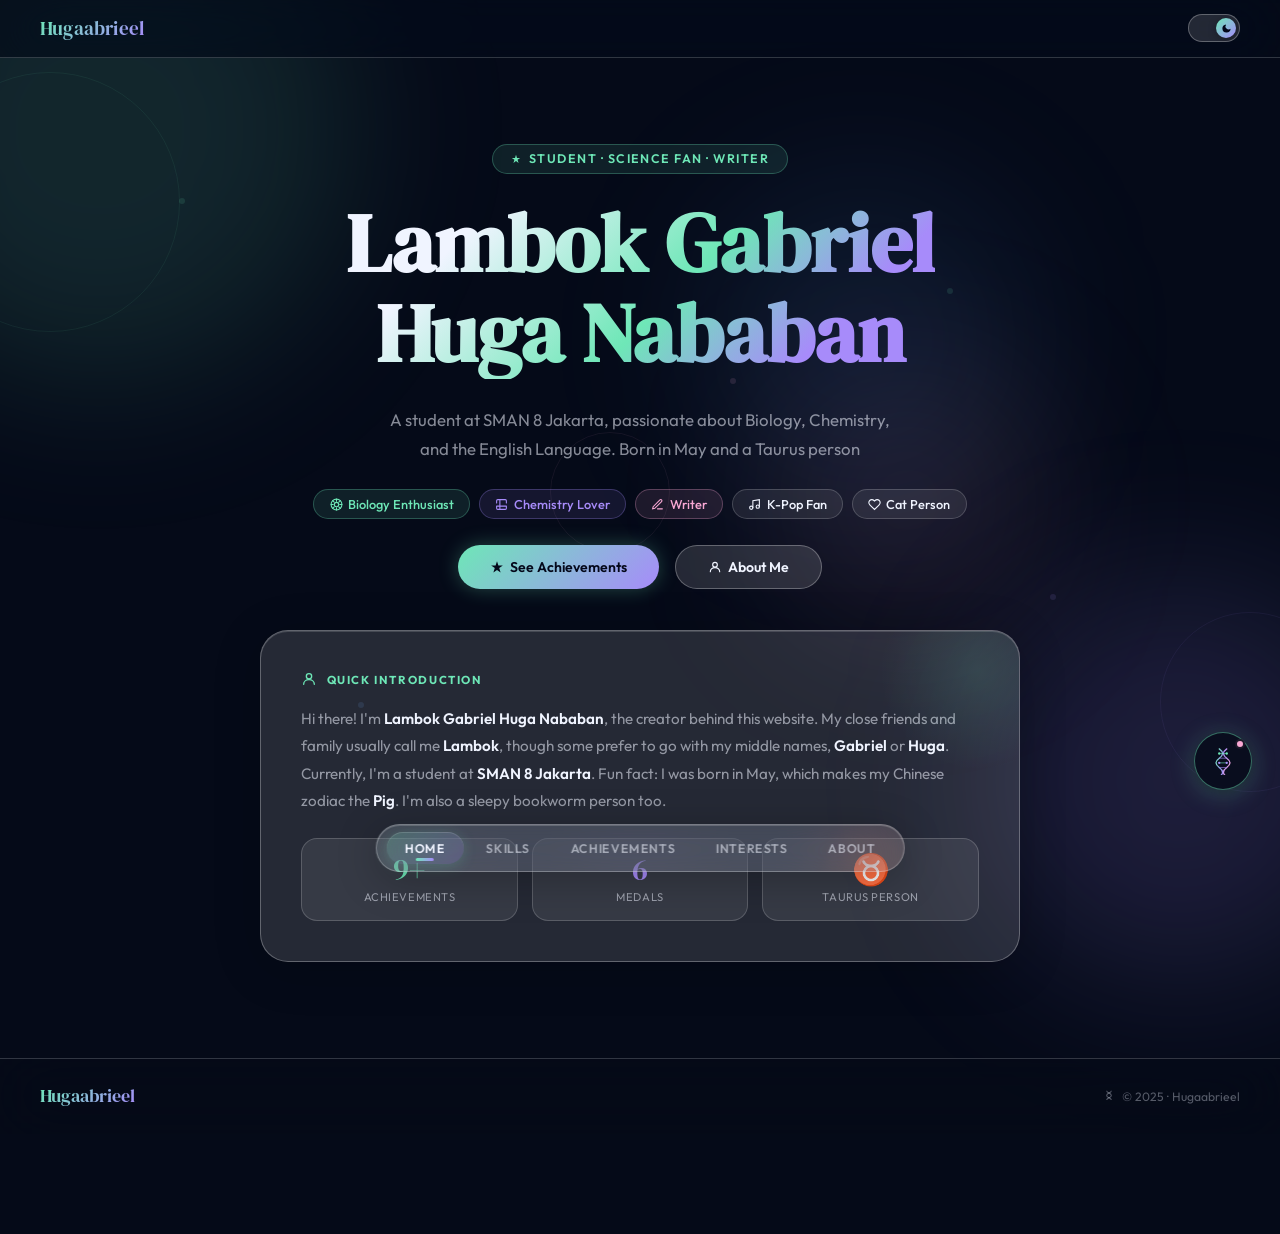
<file: index.html>
<!DOCTYPE html>
<html lang="en" data-theme="dark">
<head>
<meta charset="UTF-8">
<meta name="viewport" content="width=device-width, initial-scale=1.0">
<title>Home · Hugaabrieel</title>
<link rel="preconnect" href="https://fonts.googleapis.com">
<link href="https://fonts.googleapis.com/css2?family=DM+Serif+Display:ital@0;1&family=Outfit:wght@300;400;500;600&display=swap" rel="stylesheet">
<style>
*,*::before,*::after{margin:0;padding:0;box-sizing:border-box}

[data-theme="dark"]{
  --bg-base:#050a18;--bg2:#060d1e;
  --glass:rgba(255,255,255,0.08);--glass2:rgba(255,255,255,0.13);
  --glass-hover:rgba(255,255,255,0.16);
  --glass-border:rgba(255,255,255,0.18);--glass-border2:rgba(255,255,255,0.28);
  --text:#f0f4ff;--muted:rgba(240,244,255,0.55);--muted2:rgba(240,244,255,0.35);
  --nav-bg:rgba(5,10,24,0.70);--footer-bg:rgba(5,10,24,0.80);
  --orb1:rgba(110,231,183,0.13);--orb2:rgba(167,139,250,0.15);
  --orb3:rgba(249,168,212,0.10);--orb4:rgba(96,165,250,0.10);
  --card-shine:rgba(255,255,255,0.04);
}
[data-theme="light"]{
  --bg-base:#e8f0fe;--bg2:#dce8fc;
  --glass:rgba(255,255,255,0.55);--glass2:rgba(255,255,255,0.72);
  --glass-hover:rgba(255,255,255,0.80);
  --glass-border:rgba(100,140,200,0.22);--glass-border2:rgba(100,140,200,0.40);
  --text:#0d1b3e;--muted:rgba(13,27,62,0.60);--muted2:rgba(13,27,62,0.35);
  --nav-bg:rgba(220,232,252,0.80);--footer-bg:rgba(210,225,250,0.85);
  --orb1:rgba(52,211,153,0.20);--orb2:rgba(139,92,246,0.18);
  --orb3:rgba(244,114,182,0.15);--orb4:rgba(59,130,246,0.15);
  --card-shine:rgba(255,255,255,0.55);
}
:root{
  --accent1:#6EE7B7;--accent2:#A78BFA;--accent3:#F9A8D4;--accent4:#60A5FA;
  --gold:#FFD27F;--silver:#C8D6E5;
  --blur:blur(20px);--blur2:blur(32px);
}

html{scroll-behavior:smooth}
body{
  font-family:'Outfit',sans-serif;background:var(--bg-base);color:var(--text);
  overflow-x:hidden;min-height:100vh;transition:background 0.55s ease,color 0.55s ease;
  user-select:none;-webkit-user-select:none;-moz-user-select:none;-ms-user-select:none;
}

/* ── LOADER ── */
#loader{
  position:fixed;inset:0;z-index:9999;
  display:flex;flex-direction:column;align-items:center;justify-content:center;gap:2rem;
  background:var(--bg-base);transition:opacity 0.6s ease,transform 0.6s ease;
}
#loader.out{opacity:0;transform:scale(1.04);pointer-events:none}
.loader-svg{width:180px;height:180px}
.loader-text{font-size:1rem;font-weight:500;color:var(--muted);letter-spacing:0.04em;animation:blink 1.8s ease-in-out infinite}
@keyframes blink{0%,100%{opacity:0.5}50%{opacity:1}}

/* ── BG ── */
.bg-static{position:fixed;inset:0;z-index:0;background:var(--bg-base);transition:background 0.55s ease}
.orb{position:fixed;border-radius:50%;filter:blur(80px);z-index:0;pointer-events:none;animation:orbDrift 20s ease-in-out infinite alternate;transition:background 0.55s ease}
.orb1{width:500px;height:500px;background:var(--orb1);top:-120px;left:-150px;animation-delay:0s}
.orb2{width:400px;height:400px;background:var(--orb2);bottom:-80px;right:-100px;animation-delay:-5s}
.orb3{width:280px;height:280px;background:var(--orb3);top:40%;left:60%;animation-delay:-10s}
.orb4{width:320px;height:320px;background:var(--orb4);top:20%;right:20%;animation-delay:-8s}
@keyframes orbDrift{0%{transform:translate(0,0) scale(1)}33%{transform:translate(30px,-20px) scale(1.06)}66%{transform:translate(-15px,35px) scale(0.96)}100%{transform:translate(20px,15px) scale(1.04)}}

/* ── SCIENCE PARTICLES ── */
#particles{position:fixed;inset:0;z-index:0;pointer-events:none;overflow:hidden}
/* bio+chem sci particles */
.sci-elem{position:absolute;pointer-events:none;opacity:0;animation:sciFloat linear infinite;}
@keyframes sciFloat{0%{opacity:0;transform:translateY(0) rotate(0deg) scale(0.85)}8%{opacity:0.13}85%{opacity:0.06}100%{opacity:0;transform:translateY(-110vh) rotate(var(--rot,360deg)) scale(1.1)}}
.hex-ring{position:absolute;border-radius:50%;border:1.5px solid;animation:hexSpin linear infinite;opacity:0.07;transition:border-color 0.55s}
@keyframes hexSpin{from{transform:rotate(0deg) scale(1)}to{transform:rotate(360deg) scale(1.04)}}
.mol-node{position:absolute;width:6px;height:6px;border-radius:50%;animation:molPulse 3s ease-in-out infinite;opacity:0.12}
@keyframes molPulse{0%,100%{transform:scale(1);opacity:0.12}50%{transform:scale(1.8);opacity:0.22}}

/* ── THEME TOGGLE ── */
.theme-btn{
  width:52px;height:28px;border-radius:999px;cursor:pointer;
  border:1.5px solid var(--glass-border2);background:var(--glass2);
  backdrop-filter:var(--blur);-webkit-backdrop-filter:var(--blur);
  position:relative;overflow:hidden;
  transition:background 0.3s,border-color 0.3s,box-shadow 0.3s;flex-shrink:0;
}
.theme-btn:hover{box-shadow:0 0 16px rgba(110,231,183,0.35)}
.theme-thumb{
  position:absolute;top:3px;left:3px;
  width:20px;height:20px;border-radius:50%;
  background:linear-gradient(135deg,var(--accent1),var(--accent2));
  transition:transform 0.35s cubic-bezier(0.34,1.56,0.64,1),box-shadow 0.3s;
  display:flex;align-items:center;justify-content:center;
  box-shadow:0 2px 8px rgba(0,0,0,0.3);
}
/* dark = right, light = left */
[data-theme="dark"] .theme-thumb{transform:translateX(24px)}
[data-theme="light"] .theme-thumb{transform:translateX(0px)}

/* ── BOTTOM NAV ── */
.bottom-nav{
  position:fixed;bottom:28px;left:50%;transform:translateX(-50%);
  z-index:150;display:flex;gap:0.25rem;padding:0.45rem 0.6rem;border-radius:999px;
  background:var(--glass2);backdrop-filter:var(--blur2) saturate(2);
  -webkit-backdrop-filter:var(--blur2) saturate(2);
  border:1.5px solid var(--glass-border2);
  box-shadow:0 8px 40px rgba(0,0,0,0.25),inset 0 1px 0 rgba(255,255,255,0.18);
  transition:background 0.4s,border-color 0.4s;
}
.bnav-btn{
  padding:0.52rem 1.15rem;border-radius:999px;
  font-size:0.78rem;font-weight:600;letter-spacing:0.05em;
  cursor:pointer;text-transform:uppercase;border:none;background:transparent;color:var(--muted);
  transition:all 0.28s cubic-bezier(0.34,1.56,0.64,1);position:relative;
  text-decoration:none;display:inline-block;
}
.bnav-btn:hover{color:var(--text);transform:scale(1.06)}
.bnav-btn.active{
  background:linear-gradient(135deg,rgba(110,231,183,0.22),rgba(167,139,250,0.20));
  color:var(--text);box-shadow:0 2px 14px rgba(110,231,183,0.20),inset 0 1px 0 rgba(255,255,255,0.15);
}
.bnav-btn.active::before{
  content:'';position:absolute;bottom:3px;left:50%;transform:translateX(-50%);
  width:18px;height:2.5px;border-radius:2px;
  background:linear-gradient(90deg,var(--accent1),var(--accent2));
}

/* ── NAV LOGO AREA (no full nav, just logo + theme) ── */
.top-bar{
  position:fixed;top:0;width:100%;z-index:200;
  display:flex;align-items:center;justify-content:space-between;
  padding:0.9rem 2.5rem;
  background:var(--nav-bg);
  backdrop-filter:var(--blur2) saturate(1.8);-webkit-backdrop-filter:var(--blur2) saturate(1.8);
  border-bottom:1px solid var(--glass-border);
  transition:background 0.5s,border-color 0.5s;
}
.nav-logo{
  font-family:'DM Serif Display',serif;font-size:1.2rem;
  background:linear-gradient(135deg,var(--accent1),var(--accent2));
  -webkit-background-clip:text;-webkit-text-fill-color:transparent;background-clip:text;
  letter-spacing:0.01em;cursor:pointer;text-decoration:none;
}

/* ── HERO ── */
#hero-page{
  display:flex;align-items:center;justify-content:center;flex-direction:column;
  gap:1.6rem;text-align:center;padding:9rem 2rem 6rem;min-height:100vh;
  position:relative;z-index:1;animation:pageIn 0.6s ease both;
}
@keyframes pageIn{from{opacity:0;transform:translateY(20px)}to{opacity:1;transform:none}}
@keyframes fadein{from{opacity:0;transform:translateY(18px)}to{opacity:1;transform:none}}

.hero-tag{
  display:inline-flex;align-items:center;gap:0.5rem;
  background:rgba(110,231,183,0.10);border:1px solid rgba(110,231,183,0.28);
  color:var(--accent1);font-size:0.78rem;font-weight:600;
  letter-spacing:0.12em;text-transform:uppercase;
  padding:0.4rem 1.1rem;border-radius:999px;animation:fadein 0.7s ease both;
}
.hero-name{
  font-family:'DM Serif Display',serif;
  font-size:clamp(3rem,6.5vw,5.5rem);line-height:1.08;
  background:linear-gradient(135deg,var(--text) 20%,var(--accent1) 55%,var(--accent2) 80%);
  -webkit-background-clip:text;-webkit-text-fill-color:transparent;background-clip:text;
  animation:fadein 0.8s 0.1s ease both;
}
[data-theme="light"] .hero-name{
  background:linear-gradient(135deg,#0d1b3e 20%,#059669 55%,#7c3aed 80%);
  -webkit-background-clip:text;background-clip:text;
}
.hero-sub{font-size:1.05rem;color:var(--muted);max-width:520px;line-height:1.75;animation:fadein 0.9s 0.2s ease both}
.hero-pills{display:flex;flex-wrap:wrap;gap:0.55rem;justify-content:center;animation:fadein 1s 0.3s ease both}
.pill{
  padding:0.38rem 0.95rem;border-radius:999px;font-size:0.8rem;font-weight:500;
  background:var(--glass);border:1px solid var(--glass-border);color:var(--text);
  transition:transform 0.2s,background 0.2s,box-shadow 0.2s;cursor:default;
  display:inline-flex;align-items:center;gap:0.35rem;
}
.pill:hover{transform:translateY(-2px) scale(1.04);background:var(--glass2);box-shadow:0 4px 16px rgba(0,0,0,0.15)}
.pill.teal{background:rgba(110,231,183,0.10);border-color:rgba(110,231,183,0.28);color:var(--accent1)}
.pill.purple{background:rgba(167,139,250,0.10);border-color:rgba(167,139,250,0.28);color:var(--accent2)}
.pill.pink{background:rgba(249,168,212,0.10);border-color:rgba(249,168,212,0.28);color:var(--accent3)}
.hero-cta{display:flex;gap:1rem;flex-wrap:wrap;justify-content:center;animation:fadein 1s 0.4s ease both}

/* ── ABOUT GLASS CARD ── */
.about-glass{
  max-width:760px;width:100%;margin:1rem auto 0;padding:2.5rem;
  border-radius:28px;background:var(--glass2);
  backdrop-filter:var(--blur2) saturate(1.8);-webkit-backdrop-filter:var(--blur2) saturate(1.8);
  border:1px solid var(--glass-border2);
  box-shadow:0 8px 48px rgba(0,0,0,0.18),inset 0 1px 0 rgba(255,255,255,0.15);
  text-align:left;animation:fadein 1s 0.5s ease both;position:relative;overflow:hidden;
}
.about-glass::before{
  content:'';position:absolute;top:-60px;right:-60px;width:200px;height:200px;border-radius:50%;
  background:radial-gradient(circle,rgba(110,231,183,0.12) 0%,transparent 70%);pointer-events:none;
}
.about-glass p{color:var(--muted);line-height:1.8;font-size:0.95rem}
.about-glass p strong{color:var(--text);font-weight:600}
.about-label{display:flex;align-items:center;gap:0.6rem;margin-bottom:1.1rem}
.about-label span{font-size:0.72rem;font-weight:700;letter-spacing:0.14em;text-transform:uppercase;color:var(--accent1)}
.about-stats{display:grid;grid-template-columns:repeat(3,1fr);gap:0.85rem;margin-top:1.5rem}
.stat-card{
  padding:1rem;border-radius:16px;text-align:center;
  background:var(--glass);border:1px solid var(--glass-border);
  transition:transform 0.2s,box-shadow 0.2s;
}
.stat-card:hover{transform:translateY(-3px);box-shadow:0 6px 20px rgba(0,0,0,0.15)}
.stat-num{font-family:'DM Serif Display',serif;font-size:1.9rem;line-height:1}
.stat-num.teal{color:var(--accent1)}.stat-num.purple{color:var(--accent2)}.stat-num.pink{color:var(--accent3)}
.stat-label{font-size:0.7rem;color:var(--muted);margin-top:0.25rem;letter-spacing:0.05em;text-transform:uppercase}

/* ── BTNS ── */
.btn{
  padding:0.75rem 2rem;border-radius:999px;font-size:0.88rem;
  font-weight:600;cursor:pointer;text-decoration:none;display:inline-flex;align-items:center;gap:0.4rem;
  transition:transform 0.22s cubic-bezier(0.34,1.56,0.64,1),box-shadow 0.22s;
  position:relative;overflow:hidden;border:none;
}
.btn:hover{transform:translateY(-3px) scale(1.03)}
.btn:active{transform:scale(0.97)}
.btn-primary{
  background:linear-gradient(135deg,var(--accent1),var(--accent2));color:#04081a;
  box-shadow:0 0 20px rgba(110,231,183,0.28);
}
.btn-primary:hover{box-shadow:0 0 36px rgba(110,231,183,0.50)}
.btn-ghost{
  background:var(--glass2);border:1px solid var(--glass-border2);color:var(--text);
  backdrop-filter:var(--blur);-webkit-backdrop-filter:var(--blur);
}
.btn-ghost:hover{border-color:rgba(255,255,255,0.40);background:var(--glass-hover)}

/* ── FOOTER ── */
footer{
  position:relative;z-index:1;border-top:1px solid var(--glass-border);
  padding:1.6rem 2.5rem;display:flex;align-items:center;justify-content:space-between;
  flex-wrap:wrap;gap:0.75rem;background:var(--footer-bg);
  backdrop-filter:var(--blur2);-webkit-backdrop-filter:var(--blur2);
  transition:background 0.5s,border-color 0.5s;margin-bottom:100px;
}
.footer-logo{
  font-family:'DM Serif Display',serif;font-size:1.1rem;
  background:linear-gradient(135deg,var(--accent1),var(--accent2));
  -webkit-background-clip:text;-webkit-text-fill-color:transparent;background-clip:text;
}
.footer-copy{font-size:0.76rem;color:var(--muted2);display:flex;align-items:center;gap:0.4rem}

/* ── REVEAL ── */
.reveal{opacity:0;transform:translateY(22px);transition:opacity 0.65s ease,transform 0.65s ease}
.reveal.visible{opacity:1;transform:none}

/* ── LIGHT MODE ── */
[data-theme="light"] .skill-bar-wrap{background:rgba(0,0,0,0.07)}
[data-theme="light"] .orb1{opacity:0.7}[data-theme="light"] .orb2{opacity:0.7}

@media(max-width:768px){
  .top-bar{padding:0.9rem 1.2rem}
  #hero-page{padding:6rem 1.3rem 8rem}
  .about-glass{padding:1.5rem}
  .about-stats{grid-template-columns:repeat(3,1fr)}
  footer{flex-direction:column;text-align:center;padding:1.2rem;margin-bottom:90px}
  .bottom-nav{bottom:14px;padding:0.35rem 0.4rem}
  .bnav-btn{padding:0.45rem 0.75rem;font-size:0.7rem}
}
</style>
</head>
<body>

<!-- LOADER -->
<div id="loader">
  <svg class="loader-svg" viewBox="0 0 180 180" xmlns="http://www.w3.org/2000/svg">
    <defs>
      <linearGradient id="dnaGrad" x1="0%" y1="0%" x2="100%" y2="100%">
        <stop offset="0%" stop-color="#6EE7B7"/><stop offset="100%" stop-color="#A78BFA"/>
      </linearGradient>
      <linearGradient id="dnaGrad2" x1="0%" y1="0%" x2="100%" y2="100%">
        <stop offset="0%" stop-color="#A78BFA"/><stop offset="100%" stop-color="#F9A8D4"/>
      </linearGradient>
    </defs>
    <path d="M70,20 Q110,45 70,70 Q30,95 70,120 Q110,145 70,165" fill="none" stroke="url(#dnaGrad)" stroke-width="3" stroke-linecap="round">
      <animate attributeName="d" dur="2.5s" repeatCount="indefinite" values="M70,20 Q110,45 70,70 Q30,95 70,120 Q110,145 70,165;M70,20 Q30,45 70,70 Q110,95 70,120 Q30,145 70,165;M70,20 Q110,45 70,70 Q30,95 70,120 Q110,145 70,165"/>
    </path>
    <path d="M110,20 Q70,45 110,70 Q150,95 110,120 Q70,145 110,165" fill="none" stroke="url(#dnaGrad2)" stroke-width="3" stroke-linecap="round">
      <animate attributeName="d" dur="2.5s" repeatCount="indefinite" values="M110,20 Q70,45 110,70 Q150,95 110,120 Q70,145 110,165;M110,20 Q150,45 110,70 Q70,95 110,120 Q150,145 110,165;M110,20 Q70,45 110,70 Q150,95 110,120 Q70,145 110,165"/>
    </path>
    <g stroke="#6EE7B7" stroke-width="1.5" opacity="0.55">
      <line x1="70" y1="45" x2="110" y2="45"><animate attributeName="x1" dur="2.5s" repeatCount="indefinite" values="70;30;70"/><animate attributeName="x2" dur="2.5s" repeatCount="indefinite" values="110;150;110"/></line>
      <line x1="70" y1="70" x2="110" y2="70"><animate attributeName="x1" dur="2.5s" repeatCount="indefinite" values="30;70;30"/><animate attributeName="x2" dur="2.5s" repeatCount="indefinite" values="150;110;150"/></line>
      <line x1="70" y1="95" x2="110" y2="95"><animate attributeName="x1" dur="2.5s" repeatCount="indefinite" values="70;30;70"/><animate attributeName="x2" dur="2.5s" repeatCount="indefinite" values="110;150;110"/></line>
      <line x1="70" y1="120" x2="110" y2="120"><animate attributeName="x1" dur="2.5s" repeatCount="indefinite" values="30;70;30"/><animate attributeName="x2" dur="2.5s" repeatCount="indefinite" values="150;110;150"/></line>
      <line x1="70" y1="145" x2="110" y2="145"><animate attributeName="x1" dur="2.5s" repeatCount="indefinite" values="70;30;70"/><animate attributeName="x2" dur="2.5s" repeatCount="indefinite" values="110;150;110"/></line>
    </g>
    <circle cx="90" cy="90" r="22" fill="none" stroke="rgba(167,139,250,0.35)" stroke-width="1" stroke-dasharray="4 3">
      <animateTransform attributeName="transform" type="rotate" from="0 90 90" to="360 90 90" dur="4s" repeatCount="indefinite"/>
    </circle>
    <circle cx="112" cy="90" r="5" fill="#A78BFA" opacity="0.8">
      <animateTransform attributeName="transform" type="rotate" from="0 90 90" to="360 90 90" dur="4s" repeatCount="indefinite"/>
    </circle>
    <circle cx="90" cy="90" r="7" fill="url(#dnaGrad)" opacity="0.9">
      <animate attributeName="r" values="7;9;7" dur="1.8s" repeatCount="indefinite"/>
    </circle>
  </svg>
  <div class="loader-text">✦ Mixing elements, growing organisms. Hang tight!~ ✦</div>
</div>

<div class="bg-static"></div>
<div class="orb orb1"></div><div class="orb orb2"></div>
<div class="orb orb3"></div><div class="orb orb4"></div>
<div id="particles"></div>

<!-- TOP BAR (logo + theme only) -->
<div class="top-bar">
  <a href="index.html" class="nav-logo">Hugaabrieel</a>
  <button class="theme-btn" onclick="toggleTheme()" title="Toggle theme" aria-label="Toggle light/dark mode">
    <div class="theme-thumb" id="themeThumb">
      <svg id="themeIconSun" width="12" height="12" viewBox="0 0 24 24" fill="none" stroke="currentColor" stroke-width="2.5" stroke-linecap="round" style="display:none;color:#04081a">
        <circle cx="12" cy="12" r="5"/><line x1="12" y1="1" x2="12" y2="3"/><line x1="12" y1="21" x2="12" y2="23"/>
        <line x1="4.22" y1="4.22" x2="5.64" y2="5.64"/><line x1="18.36" y1="18.36" x2="19.78" y2="19.78"/>
        <line x1="1" y1="12" x2="3" y2="12"/><line x1="21" y1="12" x2="23" y2="12"/>
        <line x1="4.22" y1="19.78" x2="5.64" y2="18.36"/><line x1="18.36" y1="5.64" x2="19.78" y2="4.22"/>
      </svg>
      <svg id="themeIconMoon" width="11" height="11" viewBox="0 0 24 24" fill="currentColor" style="color:#04081a">
        <path d="M21 12.79A9 9 0 1 1 11.21 3 7 7 0 0 0 21 12.79z"/>
      </svg>
    </div>
  </button>
</div>

<!-- BOTTOM NAV -->
<div class="bottom-nav">
  <a href="index.html" class="bnav-btn active">Home</a>
  <a href="skills.html" class="bnav-btn">Skills</a>
  <a href="achievements.html" class="bnav-btn">Achievements</a>
  <a href="interests.html" class="bnav-btn">Interests</a>
  <a href="about.html" class="bnav-btn">About</a>
</div>

<!-- HERO -->
<div id="hero-page">
  <span class="hero-tag">
    <svg width="10" height="10" viewBox="0 0 24 24" fill="currentColor"><path d="M12 2l2.4 7.4H22l-6.2 4.5 2.4 7.4L12 17l-6.2 4.3 2.4-7.4L2 9.4h7.6z"/></svg>
    Student · Science Fan · Writer
  </span>
  <h1 class="hero-name">Lambok Gabriel<br>Huga Nababan</h1>
  <p class="hero-sub">A student at SMAN 8 Jakarta, passionate about Biology, Chemistry, and the English Language. Born in May and a Taurus person</p>
  <div class="hero-pills">
    <span class="pill teal">
      <svg width="13" height="13" viewBox="0 0 24 24" fill="none" stroke="currentColor" stroke-width="2" stroke-linecap="round"><path d="M12 2C6.48 2 2 6.48 2 12s4.48 10 10 10 10-4.48 10-10S17.52 2 12 2z"/><path d="M8 12c0-2.21 1.79-4 4-4s4 1.79 4 4-1.79 4-4 4-4-1.79-4-4z"/><path d="M12 2v4M12 18v4M4.93 4.93l2.83 2.83M16.24 16.24l2.83 2.83M2 12h4M18 12h4M4.93 19.07l2.83-2.83M16.24 7.76l2.83-2.83"/></svg>
      Biology Enthusiast
    </span>
    <span class="pill purple">
      <svg width="13" height="13" viewBox="0 0 24 24" fill="none" stroke="currentColor" stroke-width="2" stroke-linecap="round"><path d="M9 3H5a2 2 0 0 0-2 2v4m6-6h10a2 2 0 0 1 2 2v4M9 3v18m0 0h10a2 2 0 0 0 2-2v-4M9 21H5a2 2 0 0 1-2-2v-4m0 0h18"/></svg>
      Chemistry Lover
    </span>
    <span class="pill pink">
      <svg width="13" height="13" viewBox="0 0 24 24" fill="none" stroke="currentColor" stroke-width="2" stroke-linecap="round"><path d="M12 20h9"/><path d="M16.5 3.5a2.121 2.121 0 0 1 3 3L7 19l-4 1 1-4L16.5 3.5z"/></svg>
      Writer
    </span>
    <span class="pill">
      <svg width="13" height="13" viewBox="0 0 24 24" fill="none" stroke="currentColor" stroke-width="2" stroke-linecap="round"><path d="M9 18V5l12-2v13"/><circle cx="6" cy="18" r="3"/><circle cx="18" cy="16" r="3"/></svg>
      K-Pop Fan
    </span>
    <span class="pill">
      <svg width="13" height="13" viewBox="0 0 24 24" fill="none" stroke="currentColor" stroke-width="2" stroke-linecap="round"><path d="M20.84 4.61a5.5 5.5 0 0 0-7.78 0L12 5.67l-1.06-1.06a5.5 5.5 0 0 0-7.78 7.78l1.06 1.06L12 21.23l7.78-7.78 1.06-1.06a5.5 5.5 0 0 0 0-7.78z"/></svg>
      Cat Person
    </span>
  </div>
  <div class="hero-cta">
    <a href="achievements.html" class="btn btn-primary">
      <svg width="14" height="14" viewBox="0 0 24 24" fill="currentColor"><path d="M12 2l2.4 7.4H22l-6.2 4.5 2.4 7.4L12 17l-6.2 4.3 2.4-7.4L2 9.4h7.6z"/></svg>
      See Achievements
    </a>
    <a href="about.html" class="btn btn-ghost">
      <svg width="14" height="14" viewBox="0 0 24 24" fill="none" stroke="currentColor" stroke-width="2" stroke-linecap="round"><circle cx="12" cy="8" r="4"/><path d="M4 20c0-4 3.6-7 8-7s8 3 8 7"/></svg>
      About Me
    </a>
  </div>

  <!-- Quick about card -->
  <div class="about-glass">
    <div class="about-label">
      <svg width="16" height="16" viewBox="0 0 24 24" fill="none" stroke="var(--accent1)" stroke-width="2" stroke-linecap="round"><circle cx="12" cy="8" r="4"/><path d="M4 20c0-4 3.6-7 8-7s8 3 8 7"/></svg>
      <span>Quick Introduction</span>
    </div>
    <p>Hi there! I'm <strong>Lambok Gabriel Huga Nababan</strong>, the creator behind this website. My close friends and family usually call me <strong>Lambok</strong>, though some prefer to go with my middle names, <strong>Gabriel</strong> or <strong>Huga</strong>. Currently, I'm a student at <strong>SMAN 8 Jakarta</strong>. Fun fact: I was born in May, which makes my Chinese zodiac the <strong>Pig</strong>. I'm also a sleepy bookworm person too.</p>
    <div class="about-stats">
      <div class="stat-card">
        <div class="stat-num teal">9+</div>
        <div class="stat-label">Achievements</div>
      </div>
      <div class="stat-card">
        <div class="stat-num purple">6</div>
        <div class="stat-label">Medals</div>
      </div>
      <div class="stat-card">
        <div class="stat-num pink">&#9801;</div>
        <div class="stat-label">Taurus Person</div>
      </div>
    </div>
  </div>
</div>

<!-- FOOTER -->
<footer>
  <span class="footer-logo">Hugaabrieel</span>
  <div class="footer-copy">
    <svg width="14" height="14" viewBox="0 0 24 24" fill="none" stroke="currentColor" stroke-width="1.8"><path d="M8 3c0 4 8 4 8 8s-8 4-8 8"/><path d="M16 3c0 4-8 4-8 8s8 4 8 8"/></svg>
    &copy; 2025 · Hugaabrieel
  </div>
</footer>

<script>
/* block copy */
document.addEventListener('copy',e=>{e.preventDefault();return false});
document.addEventListener('contextmenu',e=>e.preventDefault());
document.addEventListener('selectstart',e=>e.preventDefault());
document.addEventListener('dragstart',e=>e.preventDefault());

/* loader */
window.addEventListener('load',()=>{
  setTimeout(()=>{
    document.getElementById('loader').classList.add('out');
    setTimeout(()=>document.getElementById('loader').style.display='none',650);
  },2200);
});

/* bio+chem particles */
(function buildSciCanvas(){
  const canvas=document.getElementById('particles');
  const colors=['var(--accent1)','var(--accent2)','var(--accent3)','var(--accent4)'];
  const shapes=[
    `<svg viewBox="0 0 40 40" fill="none" stroke="currentColor" stroke-width="1.2" width="32" height="32"><ellipse cx="20" cy="20" rx="18" ry="7"/><ellipse cx="20" cy="20" rx="18" ry="7" transform="rotate(60 20 20)"/><ellipse cx="20" cy="20" rx="18" ry="7" transform="rotate(120 20 20)"/><circle cx="20" cy="20" r="2.5" fill="currentColor"/></svg>`,
    `<svg viewBox="0 0 40 40" fill="none" stroke="currentColor" stroke-width="1.2" width="28" height="28"><polygon points="20,4 34,12 34,28 20,36 6,28 6,12"/><polygon points="20,10 29,15 29,25 20,30 11,25 11,15" stroke-dasharray="3 2"/></svg>`,
    `<svg viewBox="0 0 20 50" fill="none" stroke="currentColor" stroke-width="1.3" width="16" height="40"><path d="M5,2 Q15,12 5,22 Q-5,32 5,42 Q15,52 5,62"/><line x1="5" y1="12" x2="15" y2="10"/><line x1="5" y1="22" x2="15" y2="24"/><line x1="5" y1="32" x2="15" y2="30"/></svg>`,
    `<svg viewBox="0 0 24 24" fill="none" stroke="currentColor" stroke-width="1.3" width="22" height="22"><path d="M10 2h4M9 2v7L4 18a2 2 0 0 0 1.7 3h12.6A2 2 0 0 0 20 18l-5-9V2"/><path d="M6 17h12" stroke-dasharray="2 2"/></svg>`,
    `<svg viewBox="0 0 36 36" fill="none" stroke="currentColor" stroke-width="1.2" width="28" height="28"><ellipse cx="18" cy="18" rx="15" ry="11"/><ellipse cx="18" cy="18" rx="8" ry="5" stroke-dasharray="2 2"/><circle cx="13" cy="16" r="1.5" fill="currentColor" opacity="0.5"/></svg>`,
    `<svg viewBox="0 0 40 28" fill="none" stroke="currentColor" stroke-width="1.3" width="32" height="22"><circle cx="20" cy="16" r="5"/><circle cx="6" cy="6" r="3.5"/><circle cx="34" cy="6" r="3.5"/><line x1="20" y1="11" x2="9" y2="8"/><line x1="20" y1="11" x2="31" y2="8"/></svg>`,
    `<svg viewBox="0 0 24 24" fill="none" stroke="currentColor" stroke-width="1.3" width="22" height="22"><path d="M11 20A7 7 0 0 1 4 13c0-3.87 3.13-7 7-7 .5 0 1 .06 1.5.17"/><path d="M20 4c-4 0-8 2-10 6s-2 6 0 10"/><path d="M12 10l4-4"/></svg>`,
    `<svg viewBox="0 0 24 24" fill="none" stroke="currentColor" stroke-width="1.3" width="22" height="22"><path d="M6 18h12M10 18v-3"/><rect x="9" y="2" width="6" height="10" rx="3"/><circle cx="12" cy="7" r="2"/></svg>`,
  ];
  for(let i=0;i<26;i++){
    const el=document.createElement('div');
    el.className='sci-elem';
    el.style.color=colors[i%colors.length];
    el.innerHTML=shapes[i%shapes.length];
    el.style.left=(Math.random()*98)+'%';
    el.style.bottom='-80px';
    el.style.setProperty('--rot',(Math.random()>0.5?1:-1)*Math.round(180+Math.random()*360)+'deg');
    el.style.animationDelay=(Math.random()*18)+'s';
    el.style.animationDuration=(12+Math.random()*12)+'s';
    canvas.appendChild(el);
  }
  // hex rings
  [{size:260,top:'8%',left:'-80px',color:'var(--accent1)',dur:'30s'},{size:180,bottom:'12%',right:'-60px',color:'var(--accent2)',dur:'24s'},{size:120,top:'48%',left:'43%',color:'var(--accent3)',dur:'19s'}].forEach(r=>{
    const ring=document.createElement('div');
    ring.className='hex-ring';
    ring.style.cssText=`width:${r.size}px;height:${r.size}px;border-color:${r.color};animation-duration:${r.dur};`;
    if(r.top) ring.style.top=r.top;
    if(r.bottom) ring.style.bottom=r.bottom;
    if(r.left) ring.style.left=r.left;
    if(r.right) ring.style.right=r.right;
    canvas.appendChild(ring);
  });
  // mol nodes
  [{top:'22%',left:'14%',color:'#6EE7B7',delay:'0s'},{top:'66%',left:'82%',color:'#A78BFA',delay:'1.4s'},{top:'42%',left:'57%',color:'#F9A8D4',delay:'2.8s'},{top:'78%',left:'28%',color:'#60A5FA',delay:'0.6s'},{top:'32%',left:'74%',color:'#6EE7B7',delay:'1.9s'}].forEach(n=>{
    const node=document.createElement('div');
    node.className='mol-node';
    node.style.cssText=`top:${n.top};left:${n.left};background:${n.color};animation-delay:${n.delay};`;
    canvas.appendChild(node);
  });
})();

/* theme */
function toggleTheme(){
  const html=document.documentElement;
  const isDark=html.getAttribute('data-theme')==='dark';
  const newTheme=isDark?'light':'dark';
  html.setAttribute('data-theme',newTheme);
  localStorage.setItem('theme',newTheme);
  updateThemeIcons(newTheme);
}
function updateThemeIcons(t){
  const sun=document.getElementById('themeIconSun');
  const moon=document.getElementById('themeIconMoon');
  if(t==='dark'){sun.style.display='none';moon.style.display='block'}
  else{sun.style.display='block';moon.style.display='none'}
}
/* restore saved theme */
const saved=localStorage.getItem('theme');
if(saved){document.documentElement.setAttribute('data-theme',saved);updateThemeIcons(saved);}
else{updateThemeIcons('dark');}
</script>
  <script src="chatbot.js"></script>
</body>
</html>
</file>
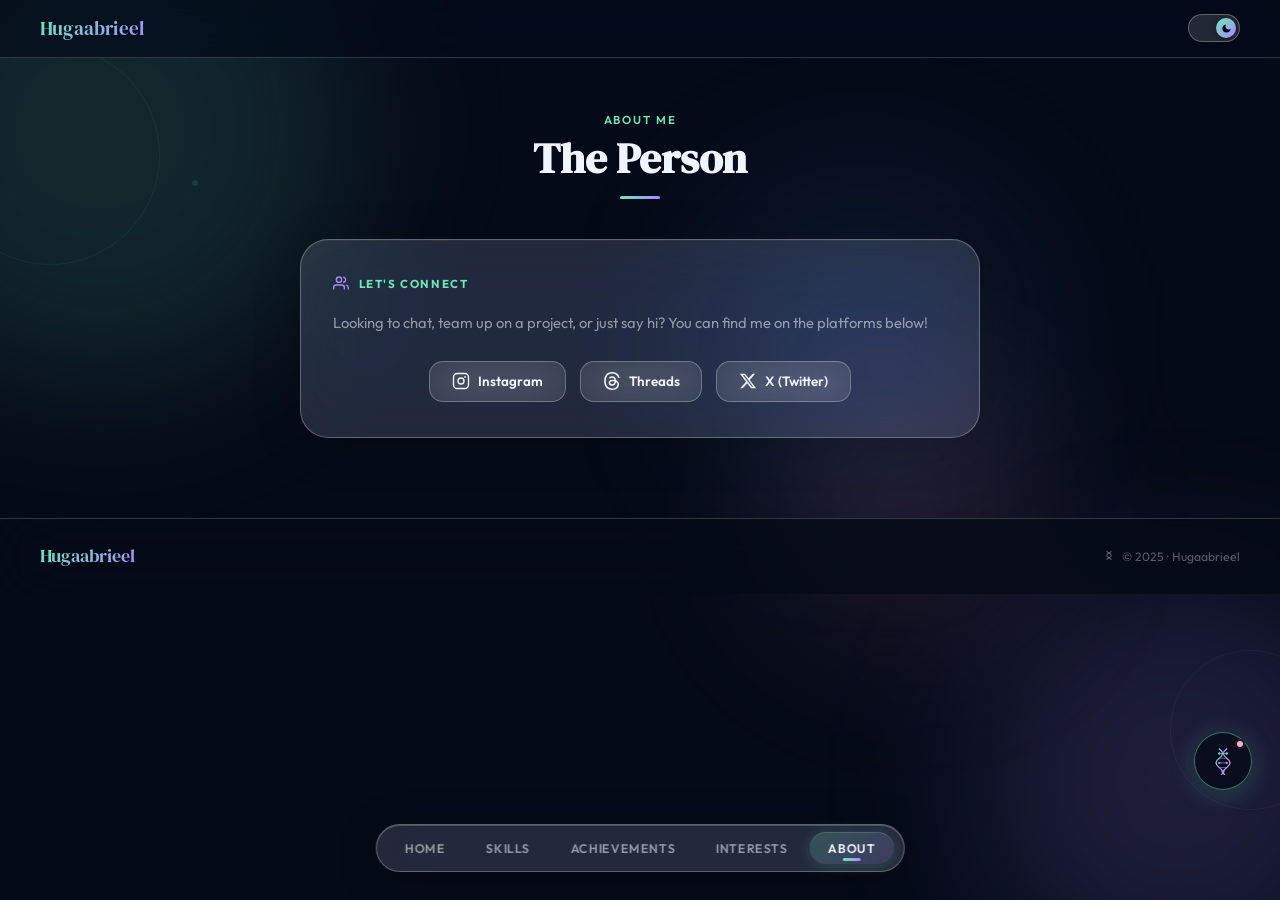
<file: about.html>
<!DOCTYPE html>
<html lang="en" data-theme="dark">
<head>
<meta charset="UTF-8">
<meta name="viewport" content="width=device-width, initial-scale=1.0">
<title>About · Hugaabrieel</title>
<link rel="preconnect" href="https://fonts.googleapis.com">
<link href="https://fonts.googleapis.com/css2?family=DM+Serif+Display:ital@0;1&family=Outfit:wght@300;400;500;600&display=swap" rel="stylesheet">
<style>
*,*::before,*::after{margin:0;padding:0;box-sizing:border-box}

[data-theme="dark"]{
  --bg-base:#050a18;--bg2:#060d1e;
  --glass:rgba(255,255,255,0.08);--glass2:rgba(255,255,255,0.13);
  --glass-hover:rgba(255,255,255,0.16);
  --glass-border:rgba(255,255,255,0.18);--glass-border2:rgba(255,255,255,0.28);
  --text:#f0f4ff;--muted:rgba(240,244,255,0.55);--muted2:rgba(240,244,255,0.35);
  --nav-bg:rgba(5,10,24,0.72);--footer-bg:rgba(5,10,24,0.80);
  --orb1:rgba(110,231,183,0.13);--orb2:rgba(167,139,250,0.15);
  --orb3:rgba(249,168,212,0.10);--orb4:rgba(96,165,250,0.10);
  --card-shine:rgba(255,255,255,0.04);
  --sci-opacity:0.10;
}
[data-theme="light"]{
  --bg-base:#e8f0fe;--bg2:#dce8fc;
  --glass:rgba(255,255,255,0.55);--glass2:rgba(255,255,255,0.72);
  --glass-hover:rgba(255,255,255,0.80);
  --glass-border:rgba(100,140,200,0.22);--glass-border2:rgba(100,140,200,0.40);
  --text:#0d1b3e;--muted:rgba(13,27,62,0.60);--muted2:rgba(13,27,62,0.35);
  --nav-bg:rgba(220,232,252,0.85);--footer-bg:rgba(210,225,250,0.85);
  --orb1:rgba(52,211,153,0.20);--orb2:rgba(139,92,246,0.18);
  --orb3:rgba(244,114,182,0.15);--orb4:rgba(59,130,246,0.15);
  --card-shine:rgba(255,255,255,0.55);
  --sci-opacity:0.07;
}
:root{
  --accent1:#6EE7B7;--accent2:#A78BFA;--accent3:#F9A8D4;--accent4:#60A5FA;
  --gold:#FFD27F;
  --blur:blur(20px);--blur2:blur(32px);
}

html{scroll-behavior:smooth}
body{
  font-family:'Outfit',sans-serif;background:var(--bg-base);color:var(--text);
  overflow-x:hidden;min-height:100vh;
  transition:background 0.55s ease,color 0.55s ease;
  user-select:none;-webkit-user-select:none;-moz-user-select:none;
}

.bg-static{position:fixed;inset:0;z-index:0;background:var(--bg-base);transition:background 0.55s ease}

.orb{position:fixed;border-radius:50%;filter:blur(80px);z-index:0;pointer-events:none;
  animation:orbDrift 22s ease-in-out infinite alternate;
  transition:background 0.55s ease,opacity 0.55s ease}
.orb1{width:500px;height:500px;background:var(--orb1);top:-120px;left:-150px}
.orb2{width:400px;height:400px;background:var(--orb2);bottom:-80px;right:-100px;animation-delay:-5s}
.orb3{width:280px;height:280px;background:var(--orb3);top:40%;left:60%;animation-delay:-10s}
.orb4{width:320px;height:320px;background:var(--orb4);top:20%;right:20%;animation-delay:-8s}
@keyframes orbDrift{
  0%{transform:translate(0,0) scale(1)}
  33%{transform:translate(30px,-20px) scale(1.06)}
  66%{transform:translate(-15px,35px) scale(0.96)}
  100%{transform:translate(20px,15px) scale(1.04)}
}

/* sci particles */
#sci-canvas{position:fixed;inset:0;z-index:0;pointer-events:none;overflow:hidden}
.sci-elem{position:absolute;pointer-events:none;opacity:0;animation:sciFloat linear infinite;color:var(--accent1);}
@keyframes sciFloat{
  0%{opacity:0;transform:translateY(0) rotate(0deg) scale(0.85)}
  8%{opacity:var(--sci-opacity)}
  85%{opacity:calc(var(--sci-opacity)*0.5)}
  100%{opacity:0;transform:translateY(-110vh) rotate(var(--rot,360deg)) scale(1.1)}
}
.hex-ring{position:absolute;border-radius:50%;border:1.5px solid;animation:hexSpin linear infinite;opacity:0.07;transition:border-color 0.55s}
@keyframes hexSpin{from{transform:rotate(0deg) scale(1)}to{transform:rotate(360deg) scale(1.04)}}
.mol-node{position:absolute;width:6px;height:6px;border-radius:50%;animation:molPulse 3s ease-in-out infinite;opacity:0.12}
@keyframes molPulse{0%,100%{transform:scale(1);opacity:0.12}50%{transform:scale(1.8);opacity:0.22}}

.top-bar{
  position:fixed;top:0;width:100%;z-index:200;
  display:flex;align-items:center;justify-content:space-between;padding:0.9rem 2.5rem;
  background:var(--nav-bg);
  backdrop-filter:var(--blur2) saturate(1.8);-webkit-backdrop-filter:var(--blur2) saturate(1.8);
  border-bottom:1px solid var(--glass-border);
  transition:background 0.55s ease,border-color 0.55s ease;
}
.nav-logo{
  font-family:'DM Serif Display',serif;font-size:1.2rem;
  background:linear-gradient(135deg,var(--accent1),var(--accent2));
  -webkit-background-clip:text;-webkit-text-fill-color:transparent;background-clip:text;
  letter-spacing:0.01em;cursor:pointer;text-decoration:none;
}
.theme-btn{
  width:52px;height:28px;border-radius:999px;cursor:pointer;
  border:1.5px solid var(--glass-border2);background:var(--glass2);
  backdrop-filter:var(--blur);-webkit-backdrop-filter:var(--blur);
  position:relative;overflow:hidden;
  transition:background 0.35s,border-color 0.35s,box-shadow 0.35s;flex-shrink:0;
}
.theme-btn:hover{box-shadow:0 0 16px rgba(110,231,183,0.35)}
.theme-thumb{
  position:absolute;top:3px;left:3px;width:20px;height:20px;border-radius:50%;
  background:linear-gradient(135deg,var(--accent1),var(--accent2));
  transition:transform 0.4s cubic-bezier(0.34,1.56,0.64,1),box-shadow 0.3s;
  display:flex;align-items:center;justify-content:center;box-shadow:0 2px 8px rgba(0,0,0,0.3);
}
[data-theme="dark"] .theme-thumb{transform:translateX(24px)}
[data-theme="light"] .theme-thumb{transform:translateX(0px)}

.bottom-nav{
  position:fixed;bottom:28px;left:50%;transform:translateX(-50%);
  z-index:150;display:flex;gap:0.25rem;padding:0.45rem 0.6rem;border-radius:999px;
  background:var(--glass2);backdrop-filter:var(--blur2) saturate(2);-webkit-backdrop-filter:var(--blur2) saturate(2);
  border:1.5px solid var(--glass-border2);
  box-shadow:0 8px 40px rgba(0,0,0,0.25),inset 0 1px 0 rgba(255,255,255,0.18);
  transition:background 0.4s,border-color 0.4s;
}
.bnav-btn{
  padding:0.52rem 1.15rem;border-radius:999px;font-size:0.78rem;font-weight:600;
  letter-spacing:0.05em;cursor:pointer;text-transform:uppercase;border:none;
  background:transparent;color:var(--muted);
  transition:all 0.28s cubic-bezier(0.34,1.56,0.64,1);position:relative;
  text-decoration:none;display:inline-block;
}
.bnav-btn:hover{color:var(--text);transform:scale(1.06)}
.bnav-btn.active{
  background:linear-gradient(135deg,rgba(110,231,183,0.22),rgba(167,139,250,0.20));
  color:var(--text);box-shadow:0 2px 14px rgba(110,231,183,0.20),inset 0 1px 0 rgba(255,255,255,0.15);
}
.bnav-btn.active::before{
  content:'';position:absolute;bottom:3px;left:50%;transform:translateX(-50%);
  width:18px;height:2.5px;border-radius:2px;
  background:linear-gradient(90deg,var(--accent1),var(--accent2));
}

section{
  padding:7rem 3rem 5rem;max-width:900px;margin:0 auto;
  position:relative;z-index:1;animation:pageIn 0.6s cubic-bezier(0.22,1,0.36,1) both;
  display:flex;flex-direction:column;align-items:center;
}
@keyframes pageIn{from{opacity:0;transform:translateY(20px)}to{opacity:1;transform:none}}
@keyframes fadein{from{opacity:0;transform:translateY(16px)}to{opacity:1;transform:none}}

.section-label{font-size:0.72rem;font-weight:600;letter-spacing:0.16em;text-transform:uppercase;color:var(--accent1);margin-bottom:0.4rem;text-align:center}
.section-title{font-family:'DM Serif Display',serif;font-size:clamp(1.9rem,3.5vw,2.7rem);color:var(--text);line-height:1.15;margin-bottom:0.8rem;text-align:center}
.divider{width:40px;height:3px;border-radius:3px;background:linear-gradient(90deg,var(--accent1),var(--accent2));margin:0 auto 2.5rem}

.about-card{
  max-width:680px;width:100%;padding:2.5rem;border-radius:28px;
  background:var(--glass2);backdrop-filter:var(--blur2) saturate(1.8);-webkit-backdrop-filter:var(--blur2) saturate(1.8);
  border:1px solid var(--glass-border2);
  box-shadow:0 8px 48px rgba(0,0,0,0.18),inset 0 1px 0 rgba(255,255,255,0.15);
  margin-bottom:1.5rem;animation:fadein 0.8s 0.1s ease both;
  position:relative;overflow:hidden;
}
.about-card::before{
  content:'';position:absolute;top:-60px;right:-60px;width:200px;height:200px;border-radius:50%;
  background:radial-gradient(circle,rgba(110,231,183,0.12) 0%,transparent 70%);pointer-events:none;
}
.about-card p{color:var(--muted);line-height:1.85;font-size:0.95rem;margin-bottom:1.1rem}
.about-card p:last-child{margin-bottom:0}
.about-card p strong{color:var(--text);font-weight:600}

.stats-row{display:grid;grid-template-columns:repeat(3,1fr);gap:0.85rem;margin-top:1.5rem}
.stat-card{
  padding:1rem;border-radius:16px;text-align:center;
  background:var(--glass);border:1px solid var(--glass-border);
  transition:transform 0.2s,box-shadow 0.2s;
}
.stat-card:hover{transform:translateY(-3px);box-shadow:0 6px 20px rgba(0,0,0,0.15)}
.stat-num{font-family:'DM Serif Display',serif;font-size:1.9rem;line-height:1}
.stat-num.teal{color:var(--accent1)}.stat-num.purple{color:var(--accent2)}.stat-num.pink{color:var(--accent3)}
.stat-label{font-size:0.7rem;color:var(--muted);margin-top:0.25rem;letter-spacing:0.05em;text-transform:uppercase}

.connect-card{
  max-width:680px;width:100%;padding:2.2rem 2rem;border-radius:28px;
  background:var(--glass2);backdrop-filter:var(--blur2) saturate(1.8);-webkit-backdrop-filter:var(--blur2) saturate(1.8);
  border:1px solid var(--glass-border2);
  box-shadow:0 8px 48px rgba(0,0,0,0.18),inset 0 1px 0 var(--card-shine);
  animation:fadein 0.8s 0.2s ease both;
}
.card-label{display:flex;align-items:center;gap:0.6rem;margin-bottom:1.2rem}
.card-label span{font-size:0.72rem;font-weight:700;letter-spacing:0.14em;text-transform:uppercase;color:var(--accent1)}
.connect-card p{color:var(--muted);margin-bottom:1.6rem;line-height:1.7;font-size:0.92rem}
.social-links{display:flex;justify-content:center;gap:0.9rem;flex-wrap:wrap}
.social-btn{
  display:flex;align-items:center;gap:0.5rem;
  padding:0.65rem 1.35rem;border-radius:14px;font-size:0.84rem;font-weight:600;
  text-decoration:none;background:var(--glass);border:1.5px solid var(--glass-border2);color:var(--text);
  backdrop-filter:var(--blur);-webkit-backdrop-filter:var(--blur);
  transition:transform 0.22s cubic-bezier(0.34,1.56,0.64,1),background 0.22s,box-shadow 0.22s;
  user-select:none;
}
.social-btn:hover{transform:translateY(-4px) scale(1.05);background:var(--glass2);box-shadow:0 6px 20px rgba(0,0,0,0.18)}
.social-btn:active{transform:scale(0.97)}
.social-btn svg{width:18px;height:18px;flex-shrink:0}

.reveal{opacity:0;transform:translateY(22px);transition:opacity 0.65s ease,transform 0.65s ease}
.reveal.visible{opacity:1;transform:none}

footer{
  position:relative;z-index:1;border-top:1px solid var(--glass-border);
  padding:1.6rem 2.5rem;display:flex;align-items:center;justify-content:space-between;
  flex-wrap:wrap;gap:0.75rem;background:var(--footer-bg);
  backdrop-filter:var(--blur2);-webkit-backdrop-filter:var(--blur2);
  transition:background 0.55s ease,border-color 0.55s ease;margin-bottom:100px;
}
.footer-logo{
  font-family:'DM Serif Display',serif;font-size:1.1rem;
  background:linear-gradient(135deg,var(--accent1),var(--accent2));
  -webkit-background-clip:text;-webkit-text-fill-color:transparent;background-clip:text;
}
.footer-copy{font-size:0.76rem;color:var(--muted2);display:flex;align-items:center;gap:0.4rem}

@media(max-width:768px){
  .top-bar{padding:0.9rem 1.2rem}
  section{padding:5.5rem 1.3rem 5rem}
  .stats-row{grid-template-columns:repeat(3,1fr)}
  footer{flex-direction:column;text-align:center;padding:1.2rem;margin-bottom:90px}
  .bottom-nav{bottom:14px;padding:0.35rem 0.4rem}
  .bnav-btn{padding:0.45rem 0.75rem;font-size:0.7rem}
}
</style>
</head>
<body>
<div class="bg-static"></div>
<div class="orb orb1"></div><div class="orb orb2"></div><div class="orb orb3"></div><div class="orb orb4"></div>
<div id="sci-canvas"></div>

<div class="top-bar">
  <a href="index.html" class="nav-logo">Hugaabrieel</a>
  <button class="theme-btn" onclick="toggleTheme()" title="Toggle theme" aria-label="Toggle light/dark mode">
    <div class="theme-thumb">
      <svg id="themeIconSun" width="12" height="12" viewBox="0 0 24 24" fill="none" stroke="currentColor" stroke-width="2.5" stroke-linecap="round" style="display:none;color:#04081a"><circle cx="12" cy="12" r="5"/><line x1="12" y1="1" x2="12" y2="3"/><line x1="12" y1="21" x2="12" y2="23"/><line x1="4.22" y1="4.22" x2="5.64" y2="5.64"/><line x1="18.36" y1="18.36" x2="19.78" y2="19.78"/><line x1="1" y1="12" x2="3" y2="12"/><line x1="21" y1="12" x2="23" y2="12"/><line x1="4.22" y1="19.78" x2="5.64" y2="18.36"/><line x1="18.36" y1="5.64" x2="19.78" y2="4.22"/></svg>
      <svg id="themeIconMoon" width="11" height="11" viewBox="0 0 24 24" fill="currentColor" style="color:#04081a"><path d="M21 12.79A9 9 0 1 1 11.21 3 7 7 0 0 0 21 12.79z"/></svg>
    </div>
  </button>
</div>

<div class="bottom-nav">
  <a href="index.html" class="bnav-btn">Home</a>
  <a href="skills.html" class="bnav-btn">Skills</a>
  <a href="achievements.html" class="bnav-btn">Achievements</a>
  <a href="interests.html" class="bnav-btn">Interests</a>
  <a href="about.html" class="bnav-btn active">About</a>
</div>

<section>
  <div class="reveal" style="text-align:center;width:100%">
    <p class="section-label">About Me</p>
    <h2 class="section-title">The Person</h2>
    <div class="divider"></div>
  </div>

  <div class="connect-card reveal">
    <div class="card-label">
      <svg width="16" height="16" viewBox="0 0 24 24" fill="none" stroke="var(--accent2)" stroke-width="2" stroke-linecap="round"><path d="M17 21v-2a4 4 0 0 0-4-4H5a4 4 0 0 0-4 4v2"/><circle cx="9" cy="7" r="4"/><path d="M23 21v-2a4 4 0 0 0-3-3.87"/><path d="M16 3.13a4 4 0 0 1 0 7.75"/></svg>
      <span>Let's Connect</span>
    </div>
    <p>Looking to chat, team up on a project, or just say hi? You can find me on the platforms below!</p>
    <div class="social-links">
      <a href="https://www.instagram.com/hugaabrieel/" target="_blank" class="social-btn">
        <svg viewBox="0 0 24 24" fill="none" stroke="currentColor" stroke-width="1.8" stroke-linecap="round">
          <rect x="2" y="2" width="20" height="20" rx="5" ry="5"/>
          <circle cx="12" cy="12" r="4"/>
          <circle cx="17.5" cy="6.5" r="1.2" fill="currentColor" stroke="none"/>
        </svg>
        Instagram
      </a>
      <a href="https://www.threads.com/@hugaabrieel" target="_blank" class="social-btn">
        <svg viewBox="0 0 192 192" fill="currentColor" width="18" height="18">
          <path d="M141.537 88.9883C140.71 88.5919 139.87 88.2104 139.019 87.8451C137.537 60.5382 122.616 44.905 97.5619 44.745C97.4484 44.7443 97.3355 44.7443 97.222 44.7443C82.2364 44.7443 69.7731 51.1409 62.102 62.7807L75.881 72.2328C81.6116 63.5383 90.6052 61.6848 97.2286 61.6848C97.3051 61.6848 97.3819 61.6848 97.4576 61.6855C105.707 61.7381 111.932 64.1366 115.961 68.814C118.893 72.2193 120.854 76.925 121.825 82.8638C114.511 81.6207 106.601 81.2385 98.145 81.7233C74.3247 83.0954 59.0111 96.9879 60.0396 116.292C60.5615 126.084 65.4397 134.508 73.775 140.011C80.8224 144.663 89.899 146.938 99.3323 146.423C111.79 145.74 121.563 140.987 128.381 132.296C133.559 125.696 136.834 117.143 138.28 106.366C144.217 109.949 148.617 114.664 151.047 120.332C155.179 129.967 155.42 145.8 142.501 158.708C131.182 170.016 117.576 174.908 97.0135 175.059C74.2042 174.89 56.9538 167.575 45.7381 153.317C35.2355 139.966 29.8077 120.682 29.6052 96C29.8077 71.3178 35.2355 52.0336 45.7381 38.6827C56.9538 24.4249 74.2039 17.11 97.0135 16.9405C119.988 17.1113 137.539 24.4614 149.184 38.788C154.894 45.8136 159.199 54.6488 162.037 64.9503L178.184 60.6422C174.744 47.9622 169.331 37.0357 161.965 27.974C147.036 9.60668 125.202 0.195148 97.0805 0H96.9198C68.8450 0.19447 47.0466 9.6418 32.3813 28.0793C19.2224 44.4864 12.4066 67.3157 12.1893 95.9325L12.1893 96L12.1893 96.0675C12.4066 124.684 19.2224 147.514 32.3813 163.921C47.0466 182.358 68.8450 191.806 96.9198 192H97.0805C122.03 191.827 139.624 185.292 154.118 170.811C173.081 151.866 172.51 128.119 166.26 113.541C161.776 103.087 153.227 94.5962 141.537 88.9883ZM98.4405 129.507C88.0005 130.095 77.1544 125.409 76.6196 115.372C76.2232 107.93 81.9158 99.626 99.0812 98.6368C101.047 98.5234 102.976 98.468 104.871 98.468C111.106 98.468 116.939 99.0737 122.242 100.233C120.264 124.935 108.662 128.946 98.4405 129.507Z"/>
        </svg>
        Threads
      </a>
      <a href="https://x.com/hugaabrieel" target="_blank" class="social-btn">
        <svg viewBox="0 0 24 24" fill="currentColor" width="18" height="18">
          <path d="M18.244 2.25h3.308l-7.227 8.26 8.502 11.24H16.17l-5.214-6.817L4.99 21.75H1.68l7.73-8.835L1.254 2.25H8.08l4.713 6.231zm-1.161 17.52h1.833L7.084 4.126H5.117z"/>
        </svg>
        X (Twitter)
      </a>
    </div>
  </div>
</section>

<footer>
  <span class="footer-logo">Hugaabrieel</span>
  <div class="footer-copy">
    <svg width="14" height="14" viewBox="0 0 24 24" fill="none" stroke="currentColor" stroke-width="1.8"><path d="M8 3c0 4 8 4 8 8s-8 4-8 8"/><path d="M16 3c0 4-8 4-8 8s8 4 8 8"/></svg>
    &copy; 2025 · Hugaabrieel
  </div>
</footer>

<script>
document.addEventListener('copy',e=>{e.preventDefault();return false});
document.addEventListener('contextmenu',e=>e.preventDefault());
document.addEventListener('selectstart',e=>e.preventDefault());
document.addEventListener('dragstart',e=>e.preventDefault());

function toggleTheme(){
  const html=document.documentElement;
  const newTheme=html.getAttribute('data-theme')==='dark'?'light':'dark';
  html.setAttribute('data-theme',newTheme);
  localStorage.setItem('theme',newTheme);
  updateThemeIcons(newTheme);
}
function updateThemeIcons(t){
  document.getElementById('themeIconSun').style.display=t==='dark'?'none':'block';
  document.getElementById('themeIconMoon').style.display=t==='dark'?'block':'none';
}
const saved=localStorage.getItem('theme');
if(saved){document.documentElement.setAttribute('data-theme',saved);updateThemeIcons(saved);}
else{updateThemeIcons('dark');}

const obs=new IntersectionObserver((entries)=>{
  entries.forEach((e,i)=>{if(e.isIntersecting){setTimeout(()=>e.target.classList.add('visible'),i*90);obs.unobserve(e.target)}});
},{threshold:0.10});
document.querySelectorAll('.reveal').forEach(el=>obs.observe(el));

/* bio+chem canvas */
(function buildSciCanvas(){
  const canvas=document.getElementById('sci-canvas');
  const colors=['var(--accent1)','var(--accent2)','var(--accent3)','var(--accent4)'];
  const shapes=[
    `<svg viewBox="0 0 40 40" fill="none" stroke="currentColor" stroke-width="1.2" width="32" height="32"><ellipse cx="20" cy="20" rx="18" ry="7"/><ellipse cx="20" cy="20" rx="18" ry="7" transform="rotate(60 20 20)"/><ellipse cx="20" cy="20" rx="18" ry="7" transform="rotate(120 20 20)"/><circle cx="20" cy="20" r="2.5" fill="currentColor"/></svg>`,
    `<svg viewBox="0 0 40 40" fill="none" stroke="currentColor" stroke-width="1.2" width="28" height="28"><polygon points="20,4 34,12 34,28 20,36 6,28 6,12"/><polygon points="20,10 29,15 29,25 20,30 11,25 11,15" stroke-dasharray="3 2"/></svg>`,
    `<svg viewBox="0 0 20 50" fill="none" stroke="currentColor" stroke-width="1.3" width="16" height="40"><path d="M5,2 Q15,12 5,22 Q-5,32 5,42 Q15,52 5,62"/><line x1="5" y1="12" x2="15" y2="10"/><line x1="5" y1="22" x2="15" y2="24"/><line x1="5" y1="32" x2="15" y2="30"/></svg>`,
    `<svg viewBox="0 0 24 24" fill="none" stroke="currentColor" stroke-width="1.3" width="22" height="22"><path d="M10 2h4M9 2v7L4 18a2 2 0 0 0 1.7 3h12.6A2 2 0 0 0 20 18l-5-9V2"/><path d="M6 17h12" stroke-dasharray="2 2"/></svg>`,
    `<svg viewBox="0 0 36 36" fill="none" stroke="currentColor" stroke-width="1.2" width="28" height="28"><ellipse cx="18" cy="18" rx="15" ry="11"/><ellipse cx="18" cy="18" rx="8" ry="5" stroke-dasharray="2 2"/><circle cx="13" cy="16" r="1.5" fill="currentColor" opacity="0.5"/></svg>`,
    `<svg viewBox="0 0 40 28" fill="none" stroke="currentColor" stroke-width="1.3" width="32" height="22"><circle cx="20" cy="16" r="5"/><circle cx="6" cy="6" r="3.5"/><circle cx="34" cy="6" r="3.5"/><line x1="20" y1="11" x2="9" y2="8"/><line x1="20" y1="11" x2="31" y2="8"/></svg>`,
  ];
  for(let i=0;i<20;i++){
    const el=document.createElement('div');
    el.className='sci-elem';
    el.style.color=colors[i%colors.length];
    el.innerHTML=shapes[i%shapes.length];
    el.style.left=(Math.random()*98)+'%';
    el.style.bottom='-80px';
    el.style.setProperty('--rot',(Math.random()>0.5?1:-1)*Math.round(180+Math.random()*360)+'deg');
    el.style.animationDelay=(Math.random()*20)+'s';
    el.style.animationDuration=(14+Math.random()*12)+'s';
    canvas.appendChild(el);
  }
  const ringDefs=[
    {size:220,top:'5%',left:'-60px',color:'var(--accent1)',dur:'28s'},
    {size:160,bottom:'10%',right:'-50px',color:'var(--accent2)',dur:'22s'},
  ];
  ringDefs.forEach(r=>{
    const ring=document.createElement('div');
    ring.className='hex-ring';
    ring.style.cssText=`width:${r.size}px;height:${r.size}px;border-color:${r.color};animation-duration:${r.dur};`;
    if(r.top) ring.style.top=r.top;
    if(r.bottom) ring.style.bottom=r.bottom;
    if(r.left) ring.style.left=r.left;
    if(r.right) ring.style.right=r.right;
    canvas.appendChild(ring);
  });
  [{top:'20%',left:'15%',color:'#6EE7B7',delay:'0s'},{top:'65%',left:'80%',color:'#A78BFA',delay:'1.2s'},{top:'40%',left:'55%',color:'#F9A8D4',delay:'2.5s'}].forEach(n=>{
    const node=document.createElement('div');
    node.className='mol-node';
    node.style.cssText=`top:${n.top};left:${n.left};background:${n.color};animation-delay:${n.delay};`;
    canvas.appendChild(node);
  });
})();
</script>
  <script src="chatbot.js"></script>
</body>
</html>
</file>
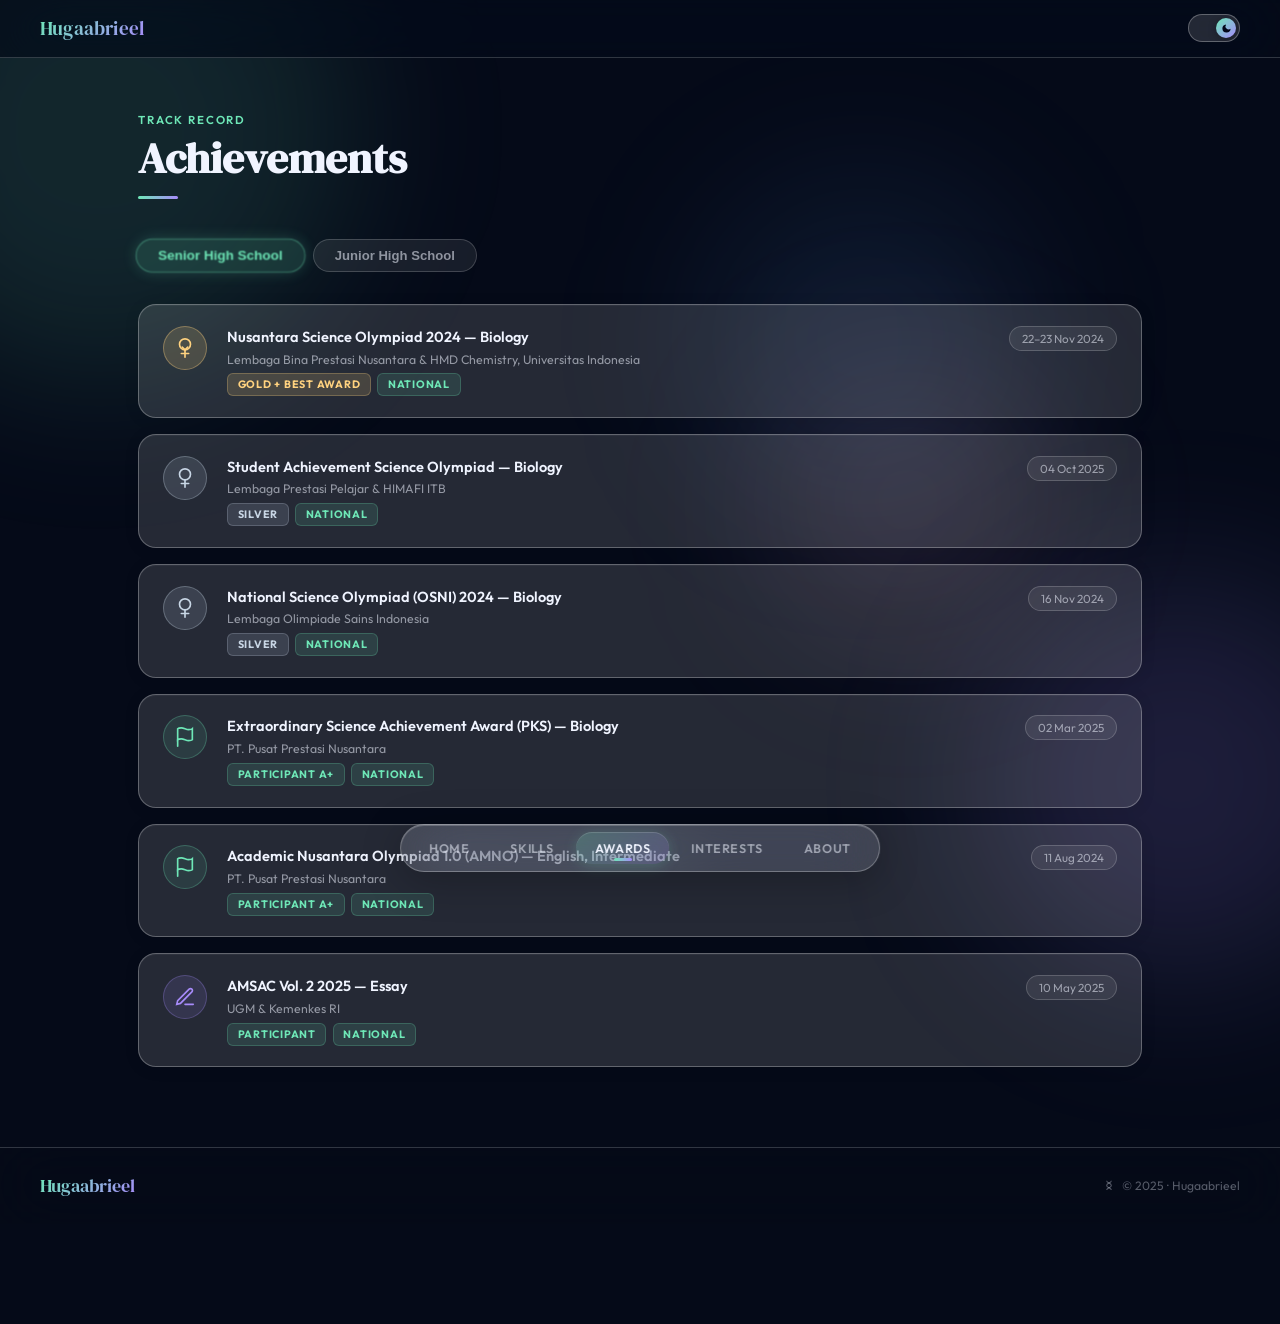
<file: achievement.html>
<!DOCTYPE html>
<html lang="en" data-theme="dark">
<head>
<meta charset="UTF-8">
<meta name="viewport" content="width=device-width, initial-scale=1.0">
<title>Achievements · Hugaabrieel</title>
<link rel="preconnect" href="https://fonts.googleapis.com">
<link href="https://fonts.googleapis.com/css2?family=DM+Serif+Display:ital@0;1&family=Outfit:wght@300;400;500;600&display=swap" rel="stylesheet">
<style>
*,*::before,*::after{margin:0;padding:0;box-sizing:border-box}
[data-theme="dark"]{--bg-base:#050a18;--bg2:#060d1e;--glass:rgba(255,255,255,0.08);--glass2:rgba(255,255,255,0.13);--glass-hover:rgba(255,255,255,0.16);--glass-border:rgba(255,255,255,0.18);--glass-border2:rgba(255,255,255,0.28);--text:#f0f4ff;--muted:rgba(240,244,255,0.55);--muted2:rgba(240,244,255,0.35);--nav-bg:rgba(5,10,24,0.70);--footer-bg:rgba(5,10,24,0.80);--orb1:rgba(110,231,183,0.13);--orb2:rgba(167,139,250,0.15);--orb3:rgba(249,168,212,0.10);--orb4:rgba(96,165,250,0.10);--card-shine:rgba(255,255,255,0.04)}
[data-theme="light"]{--bg-base:#e8f0fe;--bg2:#dce8fc;--glass:rgba(255,255,255,0.55);--glass2:rgba(255,255,255,0.72);--glass-hover:rgba(255,255,255,0.80);--glass-border:rgba(100,140,200,0.22);--glass-border2:rgba(100,140,200,0.40);--text:#0d1b3e;--muted:rgba(13,27,62,0.60);--muted2:rgba(13,27,62,0.35);--nav-bg:rgba(220,232,252,0.80);--footer-bg:rgba(210,225,250,0.85);--orb1:rgba(52,211,153,0.20);--orb2:rgba(139,92,246,0.18);--orb3:rgba(244,114,182,0.15);--orb4:rgba(59,130,246,0.15);--card-shine:rgba(255,255,255,0.55)}
:root{--accent1:#6EE7B7;--accent2:#A78BFA;--accent3:#F9A8D4;--accent4:#60A5FA;--gold:#FFD27F;--silver:#C8D6E5;--blur:blur(20px);--blur2:blur(32px)}
html{scroll-behavior:smooth}
body{font-family:'Outfit',sans-serif;background:var(--bg-base);color:var(--text);overflow-x:hidden;min-height:100vh;transition:background 0.5s,color 0.5s;user-select:none;-webkit-user-select:none;-moz-user-select:none}
.bg-static{position:fixed;inset:0;z-index:0;background:var(--bg-base);transition:background 0.5s}
.orb{position:fixed;border-radius:50%;filter:blur(80px);z-index:0;pointer-events:none;animation:orbDrift 20s ease-in-out infinite alternate;transition:background 0.5s}
.orb1{width:500px;height:500px;background:var(--orb1);top:-120px;left:-150px;animation-delay:0s}
.orb2{width:400px;height:400px;background:var(--orb2);bottom:-80px;right:-100px;animation-delay:-5s}
.orb3{width:280px;height:280px;background:var(--orb3);top:40%;left:60%;animation-delay:-10s}
.orb4{width:320px;height:320px;background:var(--orb4);top:20%;right:20%;animation-delay:-8s}
@keyframes orbDrift{0%{transform:translate(0,0) scale(1)}33%{transform:translate(30px,-20px) scale(1.06)}66%{transform:translate(-15px,35px) scale(0.96)}100%{transform:translate(20px,15px) scale(1.04)}}
.top-bar{position:fixed;top:0;width:100%;z-index:200;display:flex;align-items:center;justify-content:space-between;padding:0.9rem 2.5rem;background:var(--nav-bg);backdrop-filter:var(--blur2) saturate(1.8);-webkit-backdrop-filter:var(--blur2) saturate(1.8);border-bottom:1px solid var(--glass-border);transition:background 0.5s,border-color 0.5s}
.nav-logo{font-family:'DM Serif Display',serif;font-size:1.2rem;background:linear-gradient(135deg,var(--accent1),var(--accent2));-webkit-background-clip:text;-webkit-text-fill-color:transparent;background-clip:text;letter-spacing:0.01em;cursor:pointer;text-decoration:none}
.theme-btn{width:52px;height:28px;border-radius:999px;cursor:pointer;border:1.5px solid var(--glass-border2);background:var(--glass2);backdrop-filter:var(--blur);-webkit-backdrop-filter:var(--blur);position:relative;overflow:hidden;transition:background 0.3s,border-color 0.3s,box-shadow 0.3s;flex-shrink:0}
.theme-btn:hover{box-shadow:0 0 16px rgba(110,231,183,0.35)}
.theme-thumb{position:absolute;top:3px;left:3px;width:20px;height:20px;border-radius:50%;background:linear-gradient(135deg,var(--accent1),var(--accent2));transition:transform 0.35s cubic-bezier(0.34,1.56,0.64,1),box-shadow 0.3s;display:flex;align-items:center;justify-content:center;box-shadow:0 2px 8px rgba(0,0,0,0.3)}
[data-theme="dark"] .theme-thumb{transform:translateX(24px)}
[data-theme="light"] .theme-thumb{transform:translateX(0px)}
.bottom-nav{position:fixed;bottom:28px;left:50%;transform:translateX(-50%);z-index:150;display:flex;gap:0.25rem;padding:0.45rem 0.6rem;border-radius:999px;background:var(--glass2);backdrop-filter:var(--blur2) saturate(2);-webkit-backdrop-filter:var(--blur2) saturate(2);border:1.5px solid var(--glass-border2);box-shadow:0 8px 40px rgba(0,0,0,0.25),inset 0 1px 0 rgba(255,255,255,0.18);transition:background 0.4s,border-color 0.4s}
.bnav-btn{padding:0.52rem 1.15rem;border-radius:999px;font-size:0.78rem;font-weight:600;letter-spacing:0.05em;cursor:pointer;text-transform:uppercase;border:none;background:transparent;color:var(--muted);transition:all 0.28s cubic-bezier(0.34,1.56,0.64,1);position:relative;text-decoration:none;display:inline-block}
.bnav-btn:hover{color:var(--text);transform:scale(1.06)}
.bnav-btn.active{background:linear-gradient(135deg,rgba(110,231,183,0.22),rgba(167,139,250,0.20));color:var(--text);box-shadow:0 2px 14px rgba(110,231,183,0.20),inset 0 1px 0 rgba(255,255,255,0.15)}
.bnav-btn.active::before{content:'';position:absolute;bottom:3px;left:50%;transform:translateX(-50%);width:18px;height:2.5px;border-radius:2px;background:linear-gradient(90deg,var(--accent1),var(--accent2))}
section{padding:7rem 3rem 5rem;max-width:1100px;margin:0 auto;position:relative;z-index:1;animation:pageIn 0.6s cubic-bezier(0.22,1,0.36,1) both}
@keyframes pageIn{from{opacity:0;transform:translateY(20px)}to{opacity:1;transform:none}}
.section-label{font-size:0.72rem;font-weight:600;letter-spacing:0.16em;text-transform:uppercase;color:var(--accent1);margin-bottom:0.4rem}
.section-title{font-family:'DM Serif Display',serif;font-size:clamp(1.9rem,3.5vw,2.7rem);color:var(--text);line-height:1.15;margin-bottom:0.8rem}
.divider{width:40px;height:3px;border-radius:3px;background:linear-gradient(90deg,var(--accent1),var(--accent2));margin-bottom:2.5rem}
.ach-tabs{display:flex;gap:0.65rem;margin-bottom:2rem;flex-wrap:wrap}
.ach-tab{padding:0.5rem 1.3rem;border-radius:999px;font-size:0.82rem;font-weight:600;cursor:pointer;border:1.5px solid var(--glass-border);background:var(--glass);color:var(--muted);backdrop-filter:var(--blur);-webkit-backdrop-filter:var(--blur);transition:all 0.25s cubic-bezier(0.34,1.56,0.64,1)}
.ach-tab:hover{transform:scale(1.04);background:var(--glass2);color:var(--text)}
.ach-tab.active{background:rgba(110,231,183,0.14);border-color:rgba(110,231,183,0.40);color:var(--accent1);box-shadow:0 0 16px rgba(110,231,183,0.20);transform:scale(1.03)}
.ach-panel{display:none;flex-direction:column;gap:1rem}
.ach-panel.active{display:flex}
.ach-item{display:grid;grid-template-columns:auto 1fr auto;align-items:start;gap:1.25rem;padding:1.3rem 1.5rem;border-radius:18px;background:var(--glass2);backdrop-filter:var(--blur);-webkit-backdrop-filter:var(--blur);border:1px solid var(--glass-border2);box-shadow:0 2px 16px rgba(0,0,0,0.08),inset 0 1px 0 var(--card-shine);transition:transform 0.22s cubic-bezier(0.34,1.56,0.64,1),box-shadow 0.22s,border-color 0.22s}
.ach-item:hover{transform:translateX(6px);box-shadow:0 6px 28px rgba(0,0,0,0.16);border-color:rgba(110,231,183,0.30)}
.ach-medal{width:44px;height:44px;border-radius:50%;display:flex;align-items:center;justify-content:center;flex-shrink:0;transition:transform 0.3s}
.ach-medal svg{width:22px;height:22px}
.ach-item:hover .ach-medal{transform:scale(1.15) rotate(8deg)}
.ach-medal.gold{background:rgba(255,210,127,0.16);border:1.5px solid rgba(255,210,127,0.35)}
.ach-medal.silver{background:rgba(200,214,229,0.14);border:1.5px solid rgba(200,214,229,0.30)}
.ach-medal.blue{background:rgba(110,231,183,0.10);border:1.5px solid rgba(110,231,183,0.26)}
.ach-medal.purple{background:rgba(167,139,250,0.12);border:1.5px solid rgba(167,139,250,0.28)}
.ach-body{min-width:0}
.ach-title{font-weight:600;font-size:0.91rem;margin-bottom:0.3rem;line-height:1.45;color:var(--text)}
.ach-org{font-size:0.77rem;color:var(--muted)}
.ach-date{font-size:0.73rem;color:var(--muted);white-space:nowrap;background:var(--glass);padding:0.25rem 0.75rem;border-radius:999px;flex-shrink:0;height:fit-content;border:1px solid var(--glass-border)}
.ach-badges{margin-top:0.4rem;display:flex;gap:0.4rem;flex-wrap:wrap}
.ach-badge{display:inline-block;font-size:0.67rem;font-weight:700;letter-spacing:0.07em;text-transform:uppercase;padding:0.22rem 0.6rem;border-radius:6px}
.ach-badge.gold{background:rgba(255,210,127,0.16);color:var(--gold);border:1px solid rgba(255,210,127,0.25)}
.ach-badge.silver{background:rgba(200,214,229,0.14);color:var(--silver);border:1px solid rgba(200,214,229,0.22)}
.ach-badge.teal{background:rgba(110,231,183,0.12);color:var(--accent1);border:1px solid rgba(110,231,183,0.22)}
.reveal{opacity:0;transform:translateY(22px);transition:opacity 0.65s ease,transform 0.65s ease}
.reveal.visible{opacity:1;transform:none}
footer{position:relative;z-index:1;border-top:1px solid var(--glass-border);padding:1.6rem 2.5rem;display:flex;align-items:center;justify-content:space-between;flex-wrap:wrap;gap:0.75rem;background:var(--footer-bg);backdrop-filter:var(--blur2);-webkit-backdrop-filter:var(--blur2);transition:background 0.5s,border-color 0.5s;margin-bottom:100px}
.footer-logo{font-family:'DM Serif Display',serif;font-size:1.1rem;background:linear-gradient(135deg,var(--accent1),var(--accent2));-webkit-background-clip:text;-webkit-text-fill-color:transparent;background-clip:text}
.footer-copy{font-size:0.76rem;color:var(--muted2);display:flex;align-items:center;gap:0.4rem}
@media(max-width:768px){.top-bar{padding:0.9rem 1.2rem}section{padding:5.5rem 1.3rem 5rem}.ach-item{grid-template-columns:auto 1fr;}.ach-date{grid-column:2;margin-top:0.3rem}footer{flex-direction:column;text-align:center;padding:1.2rem;margin-bottom:90px}.bottom-nav{bottom:14px;padding:0.35rem 0.4rem}.bnav-btn{padding:0.45rem 0.75rem;font-size:0.7rem}}
</style>
</head>
<body>
<div class="bg-static"></div>
<div class="orb orb1"></div><div class="orb orb2"></div><div class="orb orb3"></div><div class="orb orb4"></div>

<div class="top-bar">
  <a href="index.html" class="nav-logo">Hugaabrieel</a>
  <button class="theme-btn" onclick="toggleTheme()" title="Toggle theme" aria-label="Toggle light/dark mode">
    <div class="theme-thumb">
      <svg id="themeIconSun" width="12" height="12" viewBox="0 0 24 24" fill="none" stroke="currentColor" stroke-width="2.5" stroke-linecap="round" style="display:none;color:#04081a"><circle cx="12" cy="12" r="5"/><line x1="12" y1="1" x2="12" y2="3"/><line x1="12" y1="21" x2="12" y2="23"/><line x1="4.22" y1="4.22" x2="5.64" y2="5.64"/><line x1="18.36" y1="18.36" x2="19.78" y2="19.78"/><line x1="1" y1="12" x2="3" y2="12"/><line x1="21" y1="12" x2="23" y2="12"/><line x1="4.22" y1="19.78" x2="5.64" y2="18.36"/><line x1="18.36" y1="5.64" x2="19.78" y2="4.22"/></svg>
      <svg id="themeIconMoon" width="11" height="11" viewBox="0 0 24 24" fill="currentColor" style="color:#04081a"><path d="M21 12.79A9 9 0 1 1 11.21 3 7 7 0 0 0 21 12.79z"/></svg>
    </div>
  </button>
</div>

<div class="bottom-nav">
  <a href="index.html" class="bnav-btn">Home</a>
  <a href="skills.html" class="bnav-btn">Skills</a>
  <a href="achievements.html" class="bnav-btn active">Awards</a>
  <a href="interests.html" class="bnav-btn">Interests</a>
  <a href="about.html" class="bnav-btn">About</a>
</div>

<section>
  <div class="reveal">
    <p class="section-label">Track Record</p>
    <h2 class="section-title">Achievements</h2>
    <div class="divider"></div>
  </div>
  <div class="ach-tabs reveal">
    <button class="ach-tab active" onclick="switchAch('shs',this)">Senior High School</button>
    <button class="ach-tab" onclick="switchAch('jhs',this)">Junior High School</button>
  </div>

  <!-- SHS -->
  <div id="ach-shs" class="ach-panel active">
    <div class="ach-item reveal">
      <div class="ach-medal gold">
        <svg viewBox="0 0 24 24" fill="none" stroke="var(--gold)" stroke-width="1.8" stroke-linecap="round"><circle cx="12" cy="8" r="6"/><path d="M12 14v8"/><path d="M8 18h8"/><polyline points="9 11 12 14 15 11"/></svg>
      </div>
      <div class="ach-body">
        <div class="ach-title">Nusantara Science Olympiad 2024 — Biology</div>
        <div class="ach-org">Lembaga Bina Prestasi Nusantara &amp; HMD Chemistry, Universitas Indonesia</div>
        <div class="ach-badges"><span class="ach-badge gold">Gold + Best Award</span><span class="ach-badge teal">National</span></div>
      </div>
      <span class="ach-date">22–23 Nov 2024</span>
    </div>
    <div class="ach-item reveal">
      <div class="ach-medal silver">
        <svg viewBox="0 0 24 24" fill="none" stroke="var(--silver)" stroke-width="1.8" stroke-linecap="round"><circle cx="12" cy="8" r="6"/><path d="M12 14v8"/><path d="M8 18h8"/></svg>
      </div>
      <div class="ach-body">
        <div class="ach-title">Student Achievement Science Olympiad — Biology</div>
        <div class="ach-org">Lembaga Prestasi Pelajar &amp; HIMAFI ITB</div>
        <div class="ach-badges"><span class="ach-badge silver">Silver</span><span class="ach-badge teal">National</span></div>
      </div>
      <span class="ach-date">04 Oct 2025</span>
    </div>
    <div class="ach-item reveal">
      <div class="ach-medal silver">
        <svg viewBox="0 0 24 24" fill="none" stroke="var(--silver)" stroke-width="1.8" stroke-linecap="round"><circle cx="12" cy="8" r="6"/><path d="M12 14v8"/><path d="M8 18h8"/></svg>
      </div>
      <div class="ach-body">
        <div class="ach-title">National Science Olympiad (OSNI) 2024 — Biology</div>
        <div class="ach-org">Lembaga Olimpiade Sains Indonesia</div>
        <div class="ach-badges"><span class="ach-badge silver">Silver</span><span class="ach-badge teal">National</span></div>
      </div>
      <span class="ach-date">16 Nov 2024</span>
    </div>
    <div class="ach-item reveal">
      <div class="ach-medal blue">
        <svg viewBox="0 0 24 24" fill="none" stroke="var(--accent1)" stroke-width="1.8" stroke-linecap="round"><path d="M4 15s1-1 4-1 5 2 8 2 4-1 4-1V3s-1 1-4 1-5-2-8-2-4 1-4 1z"/><line x1="4" y1="22" x2="4" y2="15"/></svg>
      </div>
      <div class="ach-body">
        <div class="ach-title">Extraordinary Science Achievement Award (PKS) — Biology</div>
        <div class="ach-org">PT. Pusat Prestasi Nusantara</div>
        <div class="ach-badges"><span class="ach-badge teal">Participant A+</span><span class="ach-badge teal">National</span></div>
      </div>
      <span class="ach-date">02 Mar 2025</span>
    </div>
    <div class="ach-item reveal">
      <div class="ach-medal blue">
        <svg viewBox="0 0 24 24" fill="none" stroke="var(--accent1)" stroke-width="1.8" stroke-linecap="round"><path d="M4 15s1-1 4-1 5 2 8 2 4-1 4-1V3s-1 1-4 1-5-2-8-2-4 1-4 1z"/><line x1="4" y1="22" x2="4" y2="15"/></svg>
      </div>
      <div class="ach-body">
        <div class="ach-title">Academic Nusantara Olympiad 1.0 (AMNO) — English, Intermediate</div>
        <div class="ach-org">PT. Pusat Prestasi Nusantara</div>
        <div class="ach-badges"><span class="ach-badge teal">Participant A+</span><span class="ach-badge teal">National</span></div>
      </div>
      <span class="ach-date">11 Aug 2024</span>
    </div>
    <div class="ach-item reveal">
      <div class="ach-medal purple">
        <svg viewBox="0 0 24 24" fill="none" stroke="var(--accent2)" stroke-width="1.8" stroke-linecap="round"><path d="M12 20h9"/><path d="M16.5 3.5a2.121 2.121 0 0 1 3 3L7 19l-4 1 1-4L16.5 3.5z"/></svg>
      </div>
      <div class="ach-body">
        <div class="ach-title">AMSAC Vol. 2 2025 — Essay</div>
        <div class="ach-org">UGM &amp; Kemenkes RI</div>
        <div class="ach-badges"><span class="ach-badge teal">Participant</span><span class="ach-badge teal">National</span></div>
      </div>
      <span class="ach-date">10 May 2025</span>
    </div>
  </div>

  <!-- JHS -->
  <div id="ach-jhs" class="ach-panel">
    <div class="ach-item reveal">
      <div class="ach-medal gold">
        <svg viewBox="0 0 24 24" fill="none" stroke="var(--gold)" stroke-width="1.8" stroke-linecap="round"><circle cx="12" cy="8" r="6"/><path d="M12 14v8"/><path d="M8 18h8"/><polyline points="9 11 12 14 15 11"/></svg>
      </div>
      <div class="ach-body">
        <div class="ach-title">Indonesian Student Biology Competition — Biology</div>
        <div class="ach-org">Pusat Olimpiade Pelajar &amp; Smart Student</div>
        <div class="ach-badges"><span class="ach-badge gold">Gold</span><span class="ach-badge teal">National</span></div>
      </div>
      <span class="ach-date">14 May 2023</span>
    </div>
    <div class="ach-item reveal">
      <div class="ach-medal silver">
        <svg viewBox="0 0 24 24" fill="none" stroke="var(--silver)" stroke-width="1.8" stroke-linecap="round"><circle cx="12" cy="8" r="6"/><path d="M12 14v8"/><path d="M8 18h8"/></svg>
      </div>
      <div class="ach-body">
        <div class="ach-title">Language Olympiad — Indonesian Language</div>
        <div class="ach-org">Olimpiade Indonesia &amp; Pusat Olimpiade Pelajar</div>
        <div class="ach-badges"><span class="ach-badge silver">Silver</span><span class="ach-badge teal">National</span></div>
      </div>
      <span class="ach-date">12 Apr 2023</span>
    </div>
  </div>
</section>

<footer>
  <span class="footer-logo">Hugaabrieel</span>
  <div class="footer-copy">
    <svg width="14" height="14" viewBox="0 0 24 24" fill="none" stroke="currentColor" stroke-width="1.8"><path d="M8 3c0 4 8 4 8 8s-8 4-8 8"/><path d="M16 3c0 4-8 4-8 8s8 4 8 8"/></svg>
    &copy; 2025 · Hugaabrieel
  </div>
</footer>

<script>
document.addEventListener('copy',e=>{e.preventDefault();return false});
document.addEventListener('contextmenu',e=>e.preventDefault());
document.addEventListener('selectstart',e=>e.preventDefault());
document.addEventListener('dragstart',e=>e.preventDefault());
function switchAch(id,btn){
  document.querySelectorAll('.ach-panel').forEach(p=>p.classList.remove('active'));
  document.querySelectorAll('.ach-tab').forEach(t=>t.classList.remove('active'));
  document.getElementById('ach-'+id).classList.add('active');
  btn.classList.add('active');
  setTimeout(triggerReveals,100);
}
function toggleTheme(){
  const html=document.documentElement;
  const isDark=html.getAttribute('data-theme')==='dark';
  const newTheme=isDark?'light':'dark';
  html.setAttribute('data-theme',newTheme);
  localStorage.setItem('theme',newTheme);
  updateThemeIcons(newTheme);
}
function updateThemeIcons(t){
  const sun=document.getElementById('themeIconSun');
  const moon=document.getElementById('themeIconMoon');
  if(t==='dark'){sun.style.display='none';moon.style.display='block'}
  else{sun.style.display='block';moon.style.display='none'}
}
const saved=localStorage.getItem('theme');
if(saved){document.documentElement.setAttribute('data-theme',saved);updateThemeIcons(saved);}
else{updateThemeIcons('dark');}
function triggerReveals(){
  const obs=new IntersectionObserver((entries)=>{
    entries.forEach((e,i)=>{if(e.isIntersecting){setTimeout(()=>e.target.classList.add('visible'),i*90);obs.unobserve(e.target)}});
  },{threshold:0.10});
  document.querySelectorAll('.reveal:not(.visible)').forEach(el=>obs.observe(el));
}
triggerReveals();
</script>
</body>
</html>
</file>
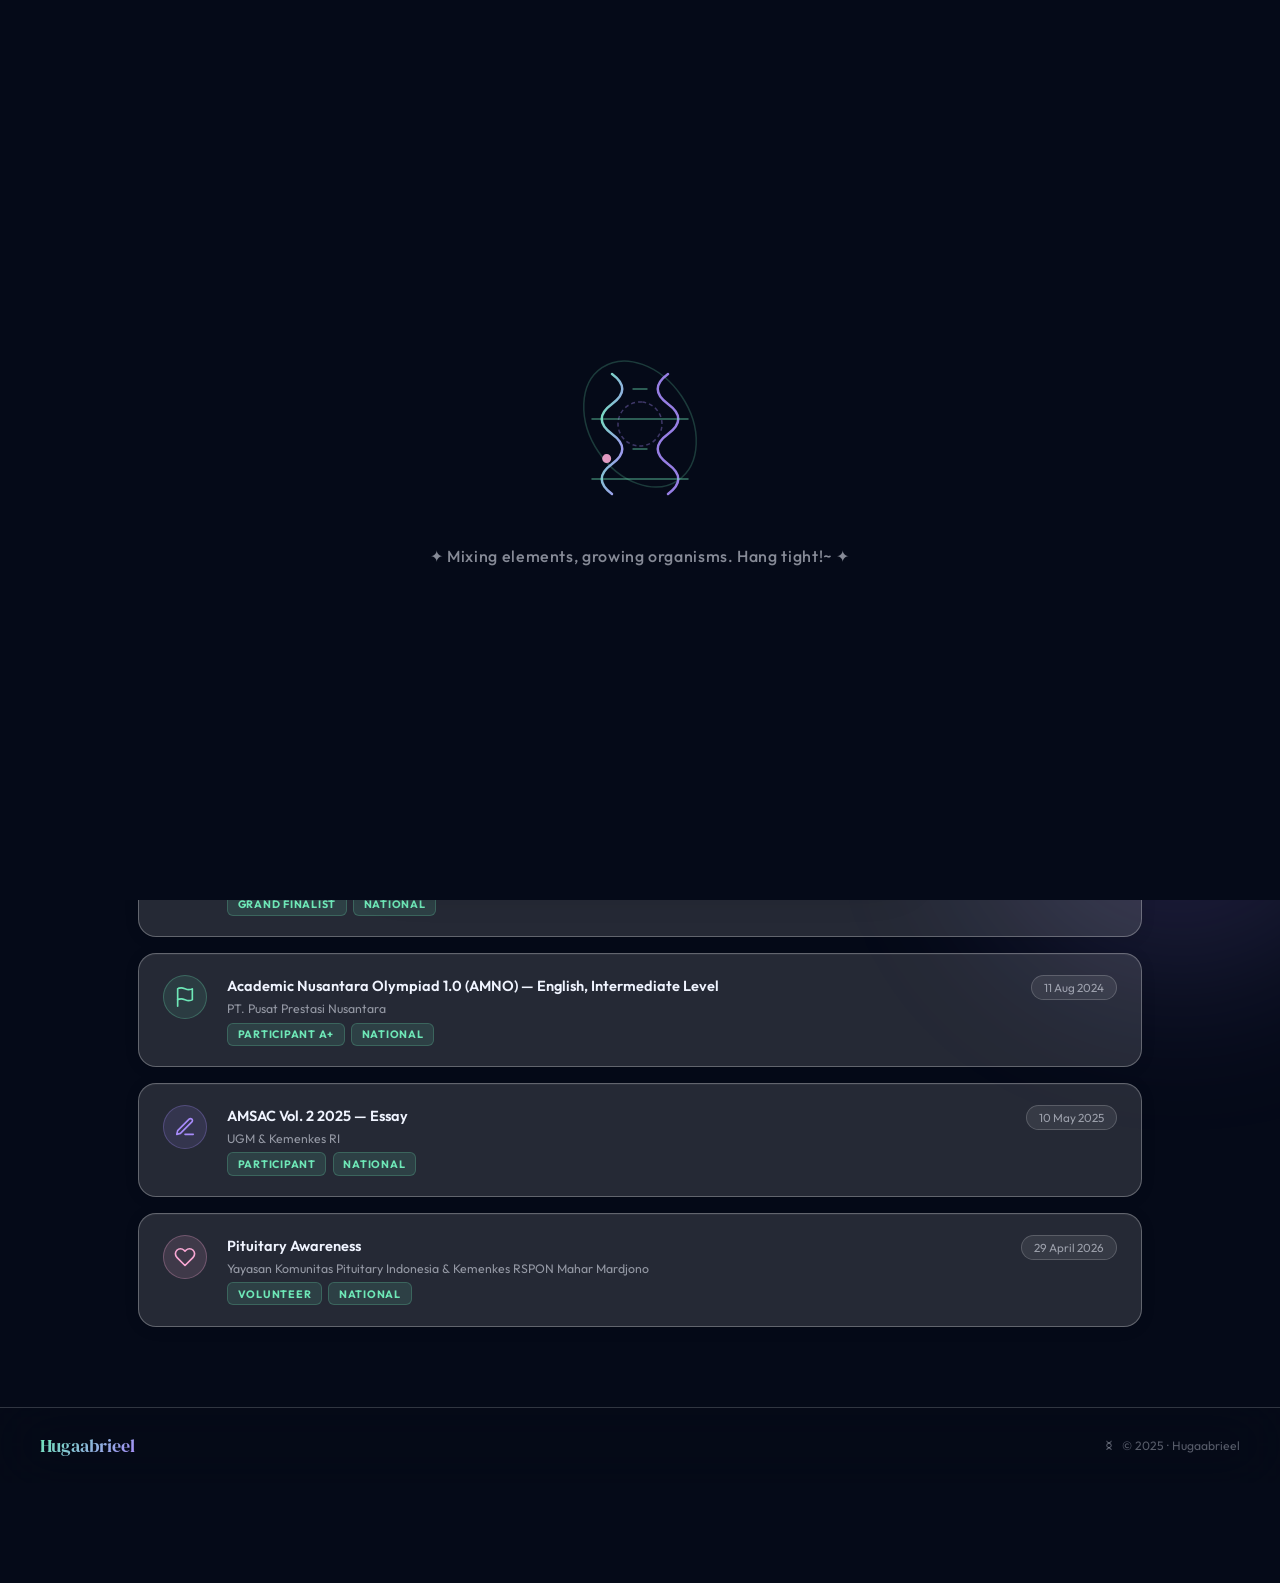
<file: achievements.html>
<!DOCTYPE html>
<html lang="en" data-theme="dark">
<head>
<meta charset="UTF-8">
<meta name="viewport" content="width=device-width, initial-scale=1.0">
<title>Achievements · Hugaabrieel</title>
<link rel="preconnect" href="https://fonts.googleapis.com">
<link href="https://fonts.googleapis.com/css2?family=DM+Serif+Display:ital@0;1&family=Outfit:wght@300;400;500;600&display=swap" rel="stylesheet">
<style>
*,*::before,*::after{margin:0;padding:0;box-sizing:border-box}

/* ── THEMES ── */
[data-theme="dark"]{
  --bg-base:#050a18;--bg2:#060d1e;
  --glass:rgba(255,255,255,0.08);--glass2:rgba(255,255,255,0.13);
  --glass-hover:rgba(255,255,255,0.16);
  --glass-border:rgba(255,255,255,0.18);--glass-border2:rgba(255,255,255,0.28);
  --text:#f0f4ff;--muted:rgba(240,244,255,0.55);--muted2:rgba(240,244,255,0.35);
  --nav-bg:rgba(5,10,24,0.72);--footer-bg:rgba(5,10,24,0.80);
  --orb1:rgba(110,231,183,0.13);--orb2:rgba(167,139,250,0.15);
  --orb3:rgba(249,168,212,0.10);--orb4:rgba(96,165,250,0.10);
  --card-shine:rgba(255,255,255,0.04);
  --sci-opacity:0.10;
}
[data-theme="light"]{
  --bg-base:#1a2035;--bg2:#1e2640;
  --glass:rgba(255,255,255,0.07);--glass2:rgba(255,255,255,0.11);
  --glass-hover:rgba(255,255,255,0.15);
  --glass-border:rgba(255,255,255,0.12);--glass-border2:rgba(255,255,255,0.20);
  --text:#e8f0ff;--muted:rgba(220,232,255,0.65);--muted2:rgba(220,232,255,0.38);
  --nav-bg:rgba(20,28,52,0.82);--footer-bg:rgba(18,25,48,0.88);
  --orb1:rgba(52,211,153,0.18);--orb2:rgba(139,92,246,0.22);
  --orb3:rgba(244,114,182,0.16);--orb4:rgba(59,130,246,0.16);
  --card-shine:rgba(255,255,255,0.08);
  --sci-opacity:0.10;
}
:root{
  --accent1:#6EE7B7;--accent2:#A78BFA;--accent3:#F9A8D4;--accent4:#60A5FA;
  --gold:#FFD27F;--silver:#C8D6E5;
  --blur:blur(20px);--blur2:blur(32px);
}

html{scroll-behavior:smooth}
body{
  font-family:'Outfit',sans-serif;background:var(--bg-base);color:var(--text);
  overflow-x:hidden;min-height:100vh;
  /* smooth transition includes background for theme switch */
  transition:background 0.6s cubic-bezier(0.4,0,0.2,1),color 0.6s cubic-bezier(0.4,0,0.2,1);
  user-select:none;-webkit-user-select:none;-moz-user-select:none;
}

/* ── BACKGROUND ── */
.bg-static{position:fixed;inset:0;z-index:0;background:var(--bg-base);transition:background 0.6s cubic-bezier(0.4,0,0.2,1)}

.orb{position:fixed;border-radius:50%;filter:blur(80px);z-index:0;pointer-events:none;
  animation:orbDrift 22s ease-in-out infinite alternate;
  transition:background 0.6s cubic-bezier(0.4,0,0.2,1),opacity 0.6s}
.orb1{width:500px;height:500px;background:var(--orb1);top:-120px;left:-150px;animation-delay:0s}
.orb2{width:400px;height:400px;background:var(--orb2);bottom:-80px;right:-100px;animation-delay:-5s}
.orb3{width:280px;height:280px;background:var(--orb3);top:40%;left:60%;animation-delay:-10s}
.orb4{width:320px;height:320px;background:var(--orb4);top:20%;right:20%;animation-delay:-8s}
@keyframes orbDrift{
  0%{transform:translate(0,0) scale(1)}
  33%{transform:translate(30px,-20px) scale(1.06)}
  66%{transform:translate(-15px,35px) scale(0.96)}
  100%{transform:translate(20px,15px) scale(1.04)}
}

/* ── BIO + CHEM PARTICLES ── */
#sci-canvas{position:fixed;inset:0;z-index:0;pointer-events:none;overflow:hidden}
.sci-elem{
  position:absolute;pointer-events:none;
  opacity:0;animation:sciFloat linear infinite;
  color:var(--accent1);
}
@keyframes sciFloat{
  0%  {opacity:0;transform:translateY(0) rotate(0deg) scale(0.85)}
  8%  {opacity:var(--sci-opacity)}
  85% {opacity:calc(var(--sci-opacity)*0.5)}
  100%{opacity:0;transform:translateY(-110vh) rotate(var(--rot,360deg)) scale(1.1)}
}
/* hex molecule rings – CSS only */
.hex-ring{
  position:absolute;border-radius:50%;border:1.5px solid;
  animation:hexSpin linear infinite;
  opacity:0.07;transition:border-color 0.55s;
}
@keyframes hexSpin{from{transform:rotate(0deg) scale(1)}to{transform:rotate(360deg) scale(1.04)}}
/* DNA helix */
.dna-strand{
  position:absolute;pointer-events:none;
  animation:dnaFloat 18s ease-in-out infinite alternate;
  opacity:0.09;
}
@keyframes dnaFloat{0%{transform:translateY(0) scaleX(1)}50%{transform:translateY(-30px) scaleX(-1)}100%{transform:translateY(10px) scaleX(1)}}
/* Benzene ring + molecular dot pulses */
.mol-node{
  position:absolute;width:6px;height:6px;border-radius:50%;
  animation:molPulse 3s ease-in-out infinite;
  opacity:0.12;
}
@keyframes molPulse{0%,100%{transform:scale(1);opacity:0.12}50%{transform:scale(1.8);opacity:0.22}}

/* ── NAV ── */
.top-bar{
  position:fixed;top:0;width:100%;z-index:200;
  display:flex;align-items:center;justify-content:space-between;
  padding:0.9rem 2.5rem;
  background:var(--nav-bg);
  backdrop-filter:var(--blur2) saturate(1.8);-webkit-backdrop-filter:var(--blur2) saturate(1.8);
  border-bottom:1px solid var(--glass-border);
  transition:background 0.6s cubic-bezier(0.4,0,0.2,1),border-color 0.6s;
}
.nav-logo{
  font-family:'DM Serif Display',serif;font-size:1.2rem;
  background:linear-gradient(135deg,var(--accent1),var(--accent2));
  -webkit-background-clip:text;-webkit-text-fill-color:transparent;background-clip:text;
  letter-spacing:0.01em;cursor:pointer;text-decoration:none;
}
.theme-btn{
  width:52px;height:28px;border-radius:999px;cursor:pointer;
  border:1.5px solid var(--glass-border2);background:var(--glass2);
  backdrop-filter:var(--blur);-webkit-backdrop-filter:var(--blur);
  position:relative;overflow:hidden;
  transition:background 0.35s,border-color 0.35s,box-shadow 0.35s;flex-shrink:0;
}
.theme-btn:hover{box-shadow:0 0 16px rgba(110,231,183,0.35)}
.theme-thumb{
  position:absolute;top:3px;left:3px;width:20px;height:20px;border-radius:50%;
  background:linear-gradient(135deg,var(--accent1),var(--accent2));
  transition:transform 0.4s cubic-bezier(0.34,1.56,0.64,1),box-shadow 0.3s;
  display:flex;align-items:center;justify-content:center;
  box-shadow:0 2px 8px rgba(0,0,0,0.3);
}
[data-theme="dark"] .theme-thumb{transform:translateX(24px)}
[data-theme="light"] .theme-thumb{transform:translateX(0px)}

/* ── BOTTOM NAV ── */
.bottom-nav{
  position:fixed;bottom:28px;left:50%;transform:translateX(-50%);
  z-index:150;display:flex;gap:0.25rem;padding:0.45rem 0.6rem;border-radius:999px;
  background:var(--glass2);backdrop-filter:var(--blur2) saturate(2);-webkit-backdrop-filter:var(--blur2) saturate(2);
  border:1.5px solid var(--glass-border2);
  box-shadow:0 8px 40px rgba(0,0,0,0.25),inset 0 1px 0 rgba(255,255,255,0.18);
  transition:background 0.4s,border-color 0.4s;
}
.bnav-btn{
  padding:0.52rem 1.15rem;border-radius:999px;
  font-size:0.78rem;font-weight:600;letter-spacing:0.05em;
  cursor:pointer;text-transform:uppercase;border:none;background:transparent;color:var(--muted);
  transition:all 0.28s cubic-bezier(0.34,1.56,0.64,1);position:relative;
  text-decoration:none;display:inline-block;
}
.bnav-btn:hover{color:var(--text);transform:scale(1.06)}
.bnav-btn.active{
  background:linear-gradient(135deg,rgba(110,231,183,0.22),rgba(167,139,250,0.20));
  color:var(--text);box-shadow:0 2px 14px rgba(110,231,183,0.20),inset 0 1px 0 rgba(255,255,255,0.15);
}
.bnav-btn.active::before{
  content:'';position:absolute;bottom:3px;left:50%;transform:translateX(-50%);
  width:18px;height:2.5px;border-radius:2px;
  background:linear-gradient(90deg,var(--accent1),var(--accent2));
}

/* ── SECTION ── */
section{
  padding:7rem 3rem 5rem;max-width:1100px;margin:0 auto;
  position:relative;z-index:1;animation:pageIn 0.6s cubic-bezier(0.22,1,0.36,1) both;
}
@keyframes pageIn{from{opacity:0;transform:translateY(20px)}to{opacity:1;transform:none}}
.section-label{font-size:0.72rem;font-weight:600;letter-spacing:0.16em;text-transform:uppercase;color:var(--accent1);margin-bottom:0.4rem}
.section-title{font-family:'DM Serif Display',serif;font-size:clamp(1.9rem,3.5vw,2.7rem);color:var(--text);line-height:1.15;margin-bottom:0.8rem}
.divider{width:40px;height:3px;border-radius:3px;background:linear-gradient(90deg,var(--accent1),var(--accent2));margin-bottom:2.5rem}

/* ── TABS ── */
.ach-tabs{display:flex;gap:0.65rem;margin-bottom:2rem;flex-wrap:wrap}
.ach-tab{
  padding:0.5rem 1.3rem;border-radius:999px;font-size:0.82rem;font-weight:600;
  cursor:pointer;border:1.5px solid var(--glass-border);background:var(--glass);color:var(--muted);
  backdrop-filter:var(--blur);-webkit-backdrop-filter:var(--blur);
  transition:all 0.25s cubic-bezier(0.34,1.56,0.64,1);
}
.ach-tab:hover{transform:scale(1.04);background:var(--glass2);color:var(--text)}
.ach-tab.active{
  background:rgba(110,231,183,0.14);border-color:rgba(110,231,183,0.40);
  color:var(--accent1);box-shadow:0 0 16px rgba(110,231,183,0.20);transform:scale(1.03);
}
.ach-panel{display:none;flex-direction:column;gap:1rem}
.ach-panel.active{display:flex}

/* ── ACHIEVEMENT ITEM ── */
.ach-item{
  display:grid;grid-template-columns:auto 1fr auto;
  align-items:start;gap:1.25rem;
  padding:1.3rem 1.5rem;border-radius:18px;
  background:var(--glass2);
  backdrop-filter:var(--blur);-webkit-backdrop-filter:var(--blur);
  border:1px solid var(--glass-border2);
  box-shadow:0 2px 16px rgba(0,0,0,0.08),inset 0 1px 0 var(--card-shine);
  transition:transform 0.22s cubic-bezier(0.34,1.56,0.64,1),box-shadow 0.22s,border-color 0.22s;
}
.ach-item:hover{
  transform:translateX(6px);
  box-shadow:0 6px 28px rgba(0,0,0,0.16);
  border-color:rgba(110,231,183,0.30);
}
.ach-medal{
  width:44px;height:44px;border-radius:50%;
  display:flex;align-items:center;justify-content:center;flex-shrink:0;
  transition:transform 0.3s;
}
.ach-medal svg{width:22px;height:22px}
.ach-item:hover .ach-medal{transform:scale(1.15) rotate(8deg)}
.ach-medal.gold{background:rgba(255,210,127,0.16);border:1.5px solid rgba(255,210,127,0.35)}
.ach-medal.silver{background:rgba(200,214,229,0.14);border:1.5px solid rgba(200,214,229,0.30)}
.ach-medal.blue{background:rgba(110,231,183,0.10);border:1.5px solid rgba(110,231,183,0.26)}
.ach-medal.purple{background:rgba(167,139,250,0.12);border:1.5px solid rgba(167,139,250,0.28)}
.ach-medal.pink{background:rgba(249,168,212,0.12);border:1.5px solid rgba(249,168,212,0.28)}

.ach-body{min-width:0}
.ach-title{font-weight:600;font-size:0.91rem;margin-bottom:0.3rem;line-height:1.45;color:var(--text)}
.ach-org{font-size:0.77rem;color:var(--muted)}
.ach-date{
  font-size:0.73rem;color:var(--muted);white-space:nowrap;
  background:var(--glass);padding:0.25rem 0.75rem;border-radius:999px;
  flex-shrink:0;height:fit-content;border:1px solid var(--glass-border);
}
.ach-badges{margin-top:0.4rem;display:flex;gap:0.4rem;flex-wrap:wrap}
.ach-badge{
  display:inline-block;font-size:0.67rem;font-weight:700;letter-spacing:0.07em;
  text-transform:uppercase;padding:0.22rem 0.6rem;border-radius:6px;
}
.ach-badge.gold{background:rgba(255,210,127,0.16);color:var(--gold);border:1px solid rgba(255,210,127,0.25)}
.ach-badge.silver{background:rgba(200,214,229,0.14);color:var(--silver);border:1px solid rgba(200,214,229,0.22)}
.ach-badge.teal{background:rgba(110,231,183,0.12);color:var(--accent1);border:1px solid rgba(110,231,183,0.22)}

/* ── REVEAL ── */
.reveal{opacity:0;transform:translateY(22px);transition:opacity 0.65s ease,transform 0.65s ease}
.reveal.visible{opacity:1;transform:none}

/* ── FOOTER ── */
footer{
  position:relative;z-index:1;border-top:1px solid var(--glass-border);
  padding:1.6rem 2.5rem;display:flex;align-items:center;justify-content:space-between;
  flex-wrap:wrap;gap:0.75rem;background:var(--footer-bg);
  backdrop-filter:var(--blur2);-webkit-backdrop-filter:var(--blur2);
  transition:background 0.6s cubic-bezier(0.4,0,0.2,1),border-color 0.6s;margin-bottom:100px;
}
.footer-logo{
  font-family:'DM Serif Display',serif;font-size:1.1rem;
  background:linear-gradient(135deg,var(--accent1),var(--accent2));
  -webkit-background-clip:text;-webkit-text-fill-color:transparent;background-clip:text;
}
.footer-copy{font-size:0.76rem;color:var(--muted2);display:flex;align-items:center;gap:0.4rem}

@media(max-width:768px){
  .top-bar{padding:0.9rem 1.2rem}
  section{padding:5.5rem 1.3rem 5rem}
  .ach-item{grid-template-columns:auto 1fr}
  .ach-date{grid-column:2;margin-top:0.3rem}
  footer{flex-direction:column;text-align:center;padding:1.2rem;margin-bottom:90px}
  .bottom-nav{bottom:14px;padding:0.35rem 0.4rem}
  .bnav-btn{padding:0.45rem 0.75rem;font-size:0.7rem}
}

/* ── LOADER ── */
#loader{
  position:fixed;inset:0;z-index:9999;
  display:flex;flex-direction:column;align-items:center;justify-content:center;gap:2rem;
  background:var(--bg-base);transition:opacity 0.6s ease,transform 0.6s ease;
}
#loader.out{opacity:0;transform:scale(1.04);pointer-events:none}
.loader-svg{width:180px;height:180px}
.loader-text{font-size:1rem;font-weight:500;color:var(--muted);letter-spacing:0.04em;animation:blink 1.8s ease-in-out infinite}
@keyframes blink{0%,100%{opacity:0.5}50%{opacity:1}}

</style>
</head>
<body>
<div id="loader">
  <svg class="loader-svg" viewBox="0 0 180 180" xmlns="http://www.w3.org/2000/svg">
    <defs>
      <linearGradient id="ld1" x1="0%" y1="0%" x2="100%" y2="100%">
        <stop offset="0%" stop-color="#6EE7B7"/><stop offset="100%" stop-color="#A78BFA"/>
      </linearGradient>
    </defs>
    <!-- Cell outer membrane -->
    <ellipse cx="90" cy="90" rx="68" ry="50" fill="none" stroke="rgba(110,231,183,0.22)" stroke-width="1.5">
      <animateTransform attributeName="transform" type="rotate" from="0 90 90" to="360 90 90" dur="12s" repeatCount="indefinite"/>
    </ellipse>
    <!-- Inner nucleus -->
    <circle cx="90" cy="90" r="22" fill="none" stroke="rgba(167,139,250,0.35)" stroke-width="1.5" stroke-dasharray="4 3">
      <animateTransform attributeName="transform" type="rotate" from="0 90 90" to="-360 90 90" dur="8s" repeatCount="indefinite"/>
    </circle>
    <!-- DNA strands -->
    <path d="M62,40 Q90,55 62,70 Q34,85 62,100 Q90,115 62,130 Q34,145 62,160" fill="none" stroke="url(#ld1)" stroke-width="2.5" stroke-linecap="round">
      <animate attributeName="d" dur="2s" repeatCount="indefinite"
        values="M62,40 Q90,55 62,70 Q34,85 62,100 Q90,115 62,130 Q34,145 62,160;M62,40 Q34,55 62,70 Q90,85 62,100 Q34,115 62,130 Q90,145 62,160;M62,40 Q90,55 62,70 Q34,85 62,100 Q90,115 62,130 Q34,145 62,160"/>
    </path>
    <path d="M118,40 Q90,55 118,70 Q146,85 118,100 Q90,115 118,130 Q146,145 118,160" fill="none" stroke="rgba(167,139,250,0.9)" stroke-width="2.5" stroke-linecap="round">
      <animate attributeName="d" dur="2s" repeatCount="indefinite"
        values="M118,40 Q90,55 118,70 Q146,85 118,100 Q90,115 118,130 Q146,145 118,160;M118,40 Q146,55 118,70 Q90,85 118,100 Q146,115 118,130 Q90,145 118,160;M118,40 Q90,55 118,70 Q146,85 118,100 Q90,115 118,130 Q146,145 118,160"/>
    </path>
    <!-- Rungs -->
    <g stroke="#6EE7B7" stroke-width="1.5" opacity="0.5">
      <line x1="62" y1="55" x2="118" y2="55"><animate attributeName="x1" dur="2s" repeatCount="indefinite" values="90;34;90"/><animate attributeName="x2" dur="2s" repeatCount="indefinite" values="90;146;90"/></line>
      <line x1="62" y1="85" x2="118" y2="85"><animate attributeName="x1" dur="2s" repeatCount="indefinite" values="34;90;34"/><animate attributeName="x2" dur="2s" repeatCount="indefinite" values="146;90;146"/></line>
      <line x1="62" y1="115" x2="118" y2="115"><animate attributeName="x1" dur="2s" repeatCount="indefinite" values="90;34;90"/><animate attributeName="x2" dur="2s" repeatCount="indefinite" values="90;146;90"/></line>
      <line x1="62" y1="145" x2="118" y2="145"><animate attributeName="x1" dur="2s" repeatCount="indefinite" values="34;90;34"/><animate attributeName="x2" dur="2s" repeatCount="indefinite" values="146;90;146"/></line>
    </g>
    <!-- Orbiting particle -->
    <circle cx="90" cy="42" r="4.5" fill="#F9A8D4" opacity="0.9">
      <animateTransform attributeName="transform" type="rotate" from="0 90 90" to="360 90 90" dur="3s" repeatCount="indefinite"/>
    </circle>
  </svg>
  <div class="loader-text">✦ Mixing elements, growing organisms. Hang tight!~ ✦</div>
</div>
<div class="bg-static"></div>
<div class="orb orb1"></div><div class="orb orb2"></div><div class="orb orb3"></div><div class="orb orb4"></div>

<!-- BIO + CHEM BACKGROUND -->
<div id="sci-canvas"></div>

<div class="top-bar">
  <a href="index.html" class="nav-logo">Hugaabrieel</a>
  <button class="theme-btn" onclick="toggleTheme()" title="Toggle theme" aria-label="Toggle light/dark mode">
    <div class="theme-thumb">
      <svg id="themeIconSun" width="12" height="12" viewBox="0 0 24 24" fill="none" stroke="currentColor" stroke-width="2.5" stroke-linecap="round" style="display:none;color:#04081a"><circle cx="12" cy="12" r="5"/><line x1="12" y1="1" x2="12" y2="3"/><line x1="12" y1="21" x2="12" y2="23"/><line x1="4.22" y1="4.22" x2="5.64" y2="5.64"/><line x1="18.36" y1="18.36" x2="19.78" y2="19.78"/><line x1="1" y1="12" x2="3" y2="12"/><line x1="21" y1="12" x2="23" y2="12"/><line x1="4.22" y1="19.78" x2="5.64" y2="18.36"/><line x1="18.36" y1="5.64" x2="19.78" y2="4.22"/></svg>
      <svg id="themeIconMoon" width="11" height="11" viewBox="0 0 24 24" fill="currentColor" style="color:#04081a"><path d="M21 12.79A9 9 0 1 1 11.21 3 7 7 0 0 0 21 12.79z"/></svg>
    </div>
  </button>
</div>

<div class="bottom-nav">
  <a href="index.html" class="bnav-btn">Home</a>
  <a href="skills.html" class="bnav-btn">Skills</a>
  <a href="achievements.html" class="bnav-btn active">Achievements</a>
  <a href="interests.html" class="bnav-btn">Interests</a>
  <a href="about.html" class="bnav-btn">About</a>
</div>

<section>
  <div class="reveal">
    <p class="section-label">Track Record</p>
    <h2 class="section-title">Achievements</h2>
    <div class="divider"></div>
  </div>
  <div class="ach-tabs reveal">
    <button class="ach-tab active" onclick="switchAch('shs',this)">Senior High School</button>
    <button class="ach-tab" onclick="switchAch('jhs',this)">Junior High School</button>
  </div>

  <!-- ── SHS ── -->
  <div id="ach-shs" class="ach-panel active">

    <!-- Gold + Best Award -->
    <div class="ach-item reveal">
      <div class="ach-medal gold">
        <!-- Trophy cup -->
        <svg viewBox="0 0 24 24" fill="none" stroke="var(--gold)" stroke-width="1.8" stroke-linecap="round" stroke-linejoin="round">
          <path d="M6 2h12v6a6 6 0 0 1-12 0V2z"/>
          <path d="M6 7H3a1 1 0 0 0-1 1v1a4 4 0 0 0 4 4"/>
          <path d="M18 7h3a1 1 0 0 1 1 1v1a4 4 0 0 1-4 4"/>
          <path d="M12 14v4"/>
          <path d="M8 22h8"/>
          <path d="M9 18h6"/>
        </svg>
      </div>
      <div class="ach-body">
        <div class="ach-title">Olimpiade Nusantara Sains 2024 — Biology</div>
        <div class="ach-org">Lembaga Bina Prestasi Nusantara &amp; HMD Chemistry, Universitas Indonesia</div>
        <div class="ach-badges"><span class="ach-badge gold">Gold + Best Award</span><span class="ach-badge teal">National</span></div>
      </div>
      <span class="ach-date">23 Nov 2024</span>
    </div>

    <!-- Silver - OSPP Biology -->
    <div class="ach-item reveal">
      <div class="ach-medal silver">
        <!-- Ribbon star -->
        <svg viewBox="0 0 24 24" fill="none" stroke="var(--silver)" stroke-width="1.8" stroke-linecap="round" stroke-linejoin="round">
          <circle cx="12" cy="9" r="6"/>
          <path d="M9 15.5 8 22l4-2 4 2-1-6.5"/>
          <path d="M9 9l1.5 1.5L12 8l1.5 2.5 2-1"/>
        </svg>
      </div>
      <div class="ach-body">
        <div class="ach-title">Olimpiade Sains Prestasi Pelajar — Biology</div>
        <div class="ach-org">Lembaga Prestasi Pelajar &amp; HIMAFI ITB</div>
        <div class="ach-badges"><span class="ach-badge silver">Silver</span><span class="ach-badge teal">National</span></div>
      </div>
      <span class="ach-date">04 Oct 2025</span>
    </div>

    <!-- Bronze - OPPN Biology -->
    <div class="ach-item reveal">
      <div class="ach-medal blue">
        <!-- Laurel wreath -->
        <svg viewBox="0 0 24 24" fill="none" stroke="var(--accent1)" stroke-width="1.8" stroke-linecap="round" stroke-linejoin="round">
          <path d="M4 17c0-5 4-9 8-9s8 4 8 9"/>
          <path d="M12 8V4"/>
          <path d="M8 17c0-2.5 1.8-4 4-4s4 1.5 4 4"/>
          <path d="M2 19c1-2 3-3 5-3"/>
          <path d="M22 19c-1-2-3-3-5-3"/>
        </svg>
      </div>
      <div class="ach-body">
        <div class="ach-title">Olimpiade Pelajar Pandawa Nasional 6.1 (OPPN) — Biology, Advanced Level</div>
        <div class="ach-org">CV. Bee Digital Prestasi Nusantara</div>
        <div class="ach-badges"><span class="ach-badge silver">Bronze</span><span class="ach-badge teal">National</span></div>
      </div>
      <span class="ach-date">24 May 2026</span>
    </div>

    <!-- Bronze - OPPN English -->
    <div class="ach-item reveal">
      <div class="ach-medal blue">
        <svg viewBox="0 0 24 24" fill="none" stroke="var(--accent1)" stroke-width="1.8" stroke-linecap="round" stroke-linejoin="round">
          <path d="M4 17c0-5 4-9 8-9s8 4 8 9"/>
          <path d="M12 8V4"/>
          <path d="M8 17c0-2.5 1.8-4 4-4s4 1.5 4 4"/>
          <path d="M2 19c1-2 3-3 5-3"/>
          <path d="M22 19c-1-2-3-3-5-3"/>
        </svg>
      </div>
      <div class="ach-body">
        <div class="ach-title">Olimpiade Pelajar Pandawa Nasional 6.1 (OPPN) — English, Advanced Level</div>
        <div class="ach-org">CV. Bee Digital Prestasi Nusantara</div>
        <div class="ach-badges"><span class="ach-badge silver">Bronze</span><span class="ach-badge teal">National</span></div>
      </div>
      <span class="ach-date">24 May 2026</span>
    </div>

    <!-- Grand Finalist - OPPN Medical Science -->
    <div class="ach-item reveal">
      <div class="ach-medal purple">
        <!-- Sparkle / star badge -->
        <svg viewBox="0 0 24 24" fill="none" stroke="var(--accent2)" stroke-width="1.8" stroke-linecap="round" stroke-linejoin="round">
          <path d="M12 2v4M12 18v4M4.93 4.93l2.83 2.83M16.24 16.24l2.83 2.83M2 12h4M18 12h4M4.93 19.07l2.83-2.83M16.24 7.76l2.83-2.83"/>
          <circle cx="12" cy="12" r="3"/>
        </svg>
      </div>
      <div class="ach-body">
        <div class="ach-title">Olimpiade Pelajar Pandawa Nasional 6.1 (OPPN) — Medical Science, Advanced Level</div>
        <div class="ach-org">CV. Bee Digital Prestasi Nusantara</div>
        <div class="ach-badges"><span class="ach-badge teal">Grand Finalist</span><span class="ach-badge teal">National</span></div>
      </div>
      <span class="ach-date">24 May 2026</span>
    </div>

    <!-- Participant A+ - AMNO English -->
    <div class="ach-item reveal">
      <div class="ach-medal blue">
        <!-- Flag / pennant -->
        <svg viewBox="0 0 24 24" fill="none" stroke="var(--accent1)" stroke-width="1.8" stroke-linecap="round" stroke-linejoin="round">
          <path d="M4 15s1-1 4-1 5 2 8 2 4-1 4-1V3s-1 1-4 1-5-2-8-2-4 1-4 1z"/>
          <line x1="4" y1="22" x2="4" y2="15"/>
        </svg>
      </div>
      <div class="ach-body">
        <div class="ach-title">Academic Nusantara Olympiad 1.0 (AMNO) — English, Intermediate Level</div>
        <div class="ach-org">PT. Pusat Prestasi Nusantara</div>
        <div class="ach-badges"><span class="ach-badge teal">Participant A+</span><span class="ach-badge teal">National</span></div>
      </div>
      <span class="ach-date">11 Aug 2024</span>
    </div>

    <!-- Essay - AMSAC -->
    <div class="ach-item reveal">
      <div class="ach-medal purple">
        <!-- Pencil / write -->
        <svg viewBox="0 0 24 24" fill="none" stroke="var(--accent2)" stroke-width="1.8" stroke-linecap="round" stroke-linejoin="round">
          <path d="M12 20h9"/>
          <path d="M16.5 3.5a2.121 2.121 0 0 1 3 3L7 19l-4 1 1-4L16.5 3.5z"/>
        </svg>
      </div>
      <div class="ach-body">
        <div class="ach-title">AMSAC Vol. 2 2025 — Essay</div>
        <div class="ach-org">UGM &amp; Kemenkes RI</div>
        <div class="ach-badges"><span class="ach-badge teal">Participant</span><span class="ach-badge teal">National</span></div>
      </div>
      <span class="ach-date">10 May 2025</span>
    </div>

    <!-- Volunteer - Pituitary Awareness -->
    <div class="ach-item reveal">
      <div class="ach-medal pink">
        <!-- Heart / volunteer -->
        <svg viewBox="0 0 24 24" fill="none" stroke="var(--accent3)" stroke-width="1.8" stroke-linecap="round" stroke-linejoin="round">
          <path d="M20.84 4.61a5.5 5.5 0 0 0-7.78 0L12 5.67l-1.06-1.06a5.5 5.5 0 0 0-7.78 7.78l1.06 1.06L12 21.23l7.78-7.78 1.06-1.06a5.5 5.5 0 0 0 0-7.78z"/>
        </svg>
      </div>
      <div class="ach-body">
        <div class="ach-title">Pituitary Awareness</div>
        <div class="ach-org">Yayasan Komunitas Pituitary Indonesia &amp; Kemenkes RSPON Mahar Mardjono</div>
        <div class="ach-badges"><span class="ach-badge teal">Volunteer</span><span class="ach-badge teal">National</span></div>
      </div>
      <span class="ach-date">29 April 2026</span>
    </div>

  </div><!-- /ach-shs -->

  <!-- ── JHS ── -->
  <div id="ach-jhs" class="ach-panel">

    <!-- Gold - Biology -->
    <div class="ach-item reveal">
      <div class="ach-medal gold">
        <svg viewBox="0 0 24 24" fill="none" stroke="var(--gold)" stroke-width="1.8" stroke-linecap="round" stroke-linejoin="round">
          <path d="M6 2h12v6a6 6 0 0 1-12 0V2z"/>
          <path d="M6 7H3a1 1 0 0 0-1 1v1a4 4 0 0 0 4 4"/>
          <path d="M18 7h3a1 1 0 0 1 1 1v1a4 4 0 0 1-4 4"/>
          <path d="M12 14v4"/>
          <path d="M8 22h8"/>
          <path d="M9 18h6"/>
        </svg>
      </div>
      <div class="ach-body">
        <div class="ach-title">Indonesian Student Biology Competition — Biology</div>
        <div class="ach-org">Pusat Olimpiade Pelajar &amp; Smart Student</div>
        <div class="ach-badges"><span class="ach-badge gold">Gold</span><span class="ach-badge teal">National</span></div>
      </div>
      <span class="ach-date">14 May 2023</span>
    </div>

    <!-- Silver - Language -->
    <div class="ach-item reveal">
      <div class="ach-medal silver">
        <svg viewBox="0 0 24 24" fill="none" stroke="var(--silver)" stroke-width="1.8" stroke-linecap="round" stroke-linejoin="round">
          <circle cx="12" cy="9" r="6"/>
          <path d="M9 15.5 8 22l4-2 4 2-1-6.5"/>
          <path d="M9 9l1.5 1.5L12 8l1.5 2.5 2-1"/>
        </svg>
      </div>
      <div class="ach-body">
        <div class="ach-title">Language Olympiad — Indonesian Language</div>
        <div class="ach-org">Olimpiade Indonesia &amp; Pusat Olimpiade Pelajar</div>
        <div class="ach-badges"><span class="ach-badge silver">Silver</span><span class="ach-badge teal">National</span></div>
      </div>
      <span class="ach-date">12 Apr 2023</span>
    </div>

  </div><!-- /ach-jhs -->
</section>

<footer>
  <span class="footer-logo">Hugaabrieel</span>
  <div class="footer-copy">
    <svg width="14" height="14" viewBox="0 0 24 24" fill="none" stroke="currentColor" stroke-width="1.8"><path d="M8 3c0 4 8 4 8 8s-8 4-8 8"/><path d="M16 3c0 4-8 4-8 8s8 4 8 8"/></svg>
    &copy; 2025 · Hugaabrieel
  </div>
</footer>

<script>
/* ── copy protection ── */
document.addEventListener('copy',e=>{e.preventDefault();return false});
document.addEventListener('contextmenu',e=>e.preventDefault());
document.addEventListener('selectstart',e=>e.preventDefault());
document.addEventListener('dragstart',e=>e.preventDefault());

/* ── theme ── */
function toggleTheme(){
  const html=document.documentElement;
  const newTheme=html.getAttribute('data-theme')==='dark'?'light':'dark';
  html.setAttribute('data-theme',newTheme);
  localStorage.setItem('theme',newTheme);
  updateThemeIcons(newTheme);
}
function updateThemeIcons(t){
  document.getElementById('themeIconSun').style.display=t==='dark'?'none':'block';
  document.getElementById('themeIconMoon').style.display=t==='dark'?'block':'none';
}
const saved=localStorage.getItem('theme');
if(saved){document.documentElement.setAttribute('data-theme',saved);updateThemeIcons(saved);}
else{updateThemeIcons('dark');}

/* ── tab switch ── */
function switchAch(id,btn){
  document.querySelectorAll('.ach-panel').forEach(p=>p.classList.remove('active'));
  document.querySelectorAll('.ach-tab').forEach(t=>t.classList.remove('active'));
  document.getElementById('ach-'+id).classList.add('active');
  btn.classList.add('active');
  setTimeout(triggerReveals,100);
}

/* ── reveal observer ── */
function triggerReveals(){
  const obs=new IntersectionObserver((entries)=>{
    entries.forEach((e,i)=>{
      if(e.isIntersecting){setTimeout(()=>e.target.classList.add('visible'),i*80);obs.unobserve(e.target)}
    });
  },{threshold:0.10});
  document.querySelectorAll('.reveal:not(.visible)').forEach(el=>obs.observe(el));
}
triggerReveals();

/* ── BIO + CHEM background ── */
(function buildSciCanvas(){
  const canvas=document.getElementById('sci-canvas');
  const colors=['var(--accent1)','var(--accent2)','var(--accent3)','var(--accent4)'];

  // SVG shapes: DNA ellipses, benzene, atom, flask, cell, helix rungs
  const shapes=[
    // Atom
    `<svg viewBox="0 0 40 40" fill="none" stroke="currentColor" stroke-width="1.2" width="32" height="32"><ellipse cx="20" cy="20" rx="18" ry="7"/><ellipse cx="20" cy="20" rx="18" ry="7" transform="rotate(60 20 20)"/><ellipse cx="20" cy="20" rx="18" ry="7" transform="rotate(120 20 20)"/><circle cx="20" cy="20" r="2.5" fill="currentColor"/></svg>`,
    // Benzene-like ring
    `<svg viewBox="0 0 40 40" fill="none" stroke="currentColor" stroke-width="1.2" width="28" height="28"><polygon points="20,4 34,12 34,28 20,36 6,28 6,12"/><polygon points="20,10 29,15 29,25 20,30 11,25 11,15" stroke-dasharray="3 2"/></svg>`,
    // DNA single curve
    `<svg viewBox="0 0 20 50" fill="none" stroke="currentColor" stroke-width="1.3" width="16" height="40"><path d="M5,2 Q15,12 5,22 Q-5,32 5,42 Q15,52 5,62"/><line x1="5" y1="12" x2="15" y2="10"/><line x1="5" y1="22" x2="15" y2="24"/><line x1="5" y1="32" x2="15" y2="30"/></svg>`,
    // Microscope
    `<svg viewBox="0 0 24 24" fill="none" stroke="currentColor" stroke-width="1.3" width="22" height="22"><path d="M6 18h12M10 18v-3"/><rect x="9" y="2" width="6" height="10" rx="3"/><circle cx="12" cy="7" r="2"/><path d="M7 14h10"/></svg>`,
    // Erlenmeyer flask
    `<svg viewBox="0 0 24 24" fill="none" stroke="currentColor" stroke-width="1.3" width="22" height="22"><path d="M10 2h4M9 2v7L4 18a2 2 0 0 0 1.7 3h12.6A2 2 0 0 0 20 18l-5-9V2"/><path d="M6 17h12" stroke-dasharray="2 2"/></svg>`,
    // Cell membrane
    `<svg viewBox="0 0 36 36" fill="none" stroke="currentColor" stroke-width="1.2" width="28" height="28"><ellipse cx="18" cy="18" rx="15" ry="11"/><ellipse cx="18" cy="18" rx="8" ry="5" stroke-dasharray="2 2"/><circle cx="13" cy="16" r="1.5" fill="currentColor" opacity="0.5"/><circle cx="22" cy="20" r="1" fill="currentColor" opacity="0.5"/></svg>`,
    // H2O molecule
    `<svg viewBox="0 0 40 28" fill="none" stroke="currentColor" stroke-width="1.3" width="32" height="22"><circle cx="20" cy="16" r="5"/><circle cx="6" cy="6" r="3.5"/><circle cx="34" cy="6" r="3.5"/><line x1="20" y1="11" x2="9" y2="8"/><line x1="20" y1="11" x2="31" y2="8"/></svg>`,
    // Leaf / biology
    `<svg viewBox="0 0 24 24" fill="none" stroke="currentColor" stroke-width="1.3" width="22" height="22"><path d="M11 20A7 7 0 0 1 4 13c0-3.87 3.13-7 7-7 .5 0 1 .06 1.5.17"/><path d="M20 4c-4 0-8 2-10 6s-2 6 0 10"/><path d="M12 10l4-4"/></svg>`,
  ];

  // Create floating particles
  for(let i=0;i<22;i++){
    const el=document.createElement('div');
    el.className='sci-elem';
    el.style.color=colors[i%colors.length];
    el.innerHTML=shapes[i%shapes.length];
    el.style.left=(Math.random()*98)+'%';
    el.style.bottom='-80px';
    el.style.setProperty('--rot',(Math.random()>0.5?1:-1)*Math.round(180+Math.random()*360)+'deg');
    el.style.animationDelay=(Math.random()*20)+'s';
    el.style.animationDuration=(14+Math.random()*12)+'s';
    el.style.animationTimingFunction='linear';
    canvas.appendChild(el);
  }

  // Subtle hex rings at corners
  const ringDefs=[
    {size:220,top:'5%',left:'-60px',color:'var(--accent1)',dur:'28s'},
    {size:160,bottom:'10%',right:'-50px',color:'var(--accent2)',dur:'22s'},
    {size:100,top:'50%',left:'45%',color:'var(--accent3)',dur:'18s'},
  ];
  ringDefs.forEach(r=>{
    const ring=document.createElement('div');
    ring.className='hex-ring';
    ring.style.cssText=`width:${r.size}px;height:${r.size}px;border-color:${r.color};animation-duration:${r.dur};`;
    if(r.top) ring.style.top=r.top;
    if(r.bottom) ring.style.bottom=r.bottom;
    if(r.left) ring.style.left=r.left;
    if(r.right) ring.style.right=r.right;
    canvas.appendChild(ring);
  });

  // Molecular nodes (small glowing dots)
  const nodeDefs=[
    {top:'20%',left:'15%',color:'#6EE7B7',delay:'0s'},
    {top:'65%',left:'80%',color:'#A78BFA',delay:'1.2s'},
    {top:'40%',left:'55%',color:'#F9A8D4',delay:'2.5s'},
    {top:'75%',left:'30%',color:'#60A5FA',delay:'0.7s'},
    {top:'30%',left:'72%',color:'#6EE7B7',delay:'1.8s'},
  ];
  nodeDefs.forEach(n=>{
    const node=document.createElement('div');
    node.className='mol-node';
    node.style.cssText=`top:${n.top};left:${n.left};background:${n.color};animation-delay:${n.delay};`;
    canvas.appendChild(node);
  });
})();

/* loader */
window.addEventListener('load',()=>{
  setTimeout(()=>{
    document.getElementById('loader').classList.add('out');
    setTimeout(()=>document.getElementById('loader').style.display='none',650);
  },2200);
});

</script>
  <script src="chatbot.js"></script>
</body>
</html>
</file>
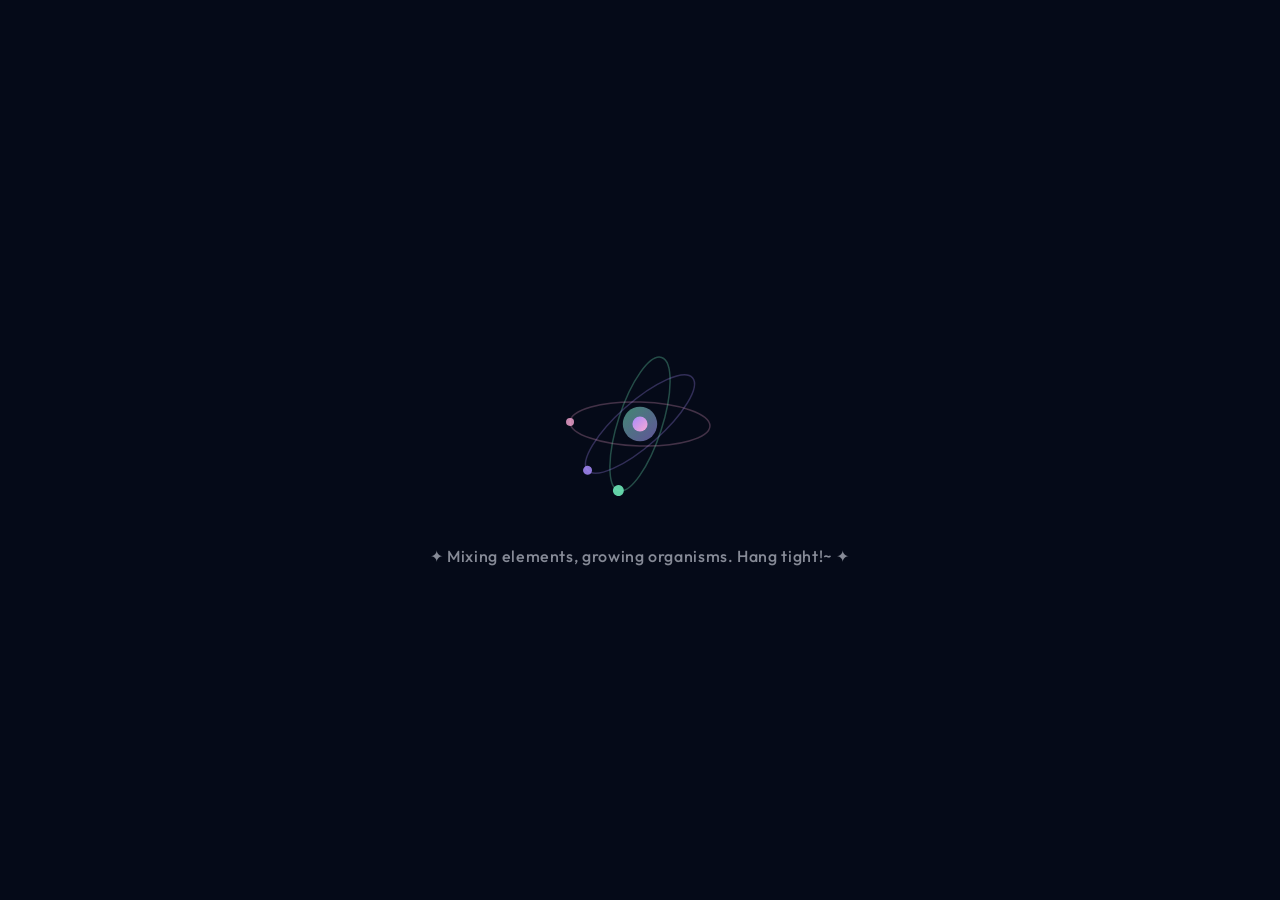
<file: home.html>
<!DOCTYPE html>
<html lang="en" data-theme="dark">
<head>
<meta charset="UTF-8">
<meta name="viewport" content="width=device-width, initial-scale=1.0">
<title>About · Hugaabrieel</title>
<link rel="preconnect" href="https://fonts.googleapis.com">
<link href="https://fonts.googleapis.com/css2?family=DM+Serif+Display:ital@0;1&family=Outfit:wght@300;400;500;600&display=swap" rel="stylesheet">
<style>
*,*::before,*::after{margin:0;padding:0;box-sizing:border-box}

[data-theme="dark"]{
  --bg-base:#050a18;--bg2:#060d1e;
  --glass:rgba(255,255,255,0.08);--glass2:rgba(255,255,255,0.13);
  --glass-hover:rgba(255,255,255,0.16);
  --glass-border:rgba(255,255,255,0.18);--glass-border2:rgba(255,255,255,0.28);
  --text:#f0f4ff;--muted:rgba(240,244,255,0.55);--muted2:rgba(240,244,255,0.35);
  --nav-bg:rgba(5,10,24,0.72);--footer-bg:rgba(5,10,24,0.80);
  --orb1:rgba(110,231,183,0.13);--orb2:rgba(167,139,250,0.15);
  --orb3:rgba(249,168,212,0.10);--orb4:rgba(96,165,250,0.10);
  --card-shine:rgba(255,255,255,0.04);
  --sci-opacity:0.10;
}
[data-theme="light"]{
  --bg-base:#1a2035;--bg2:#1e2640;
  --glass:rgba(255,255,255,0.07);--glass2:rgba(255,255,255,0.11);
  --glass-hover:rgba(255,255,255,0.15);
  --glass-border:rgba(255,255,255,0.12);--glass-border2:rgba(255,255,255,0.20);
  --text:#e8f0ff;--muted:rgba(220,232,255,0.65);--muted2:rgba(220,232,255,0.38);
  --nav-bg:rgba(20,28,52,0.82);--footer-bg:rgba(18,25,48,0.88);
  --orb1:rgba(52,211,153,0.18);--orb2:rgba(139,92,246,0.22);
  --orb3:rgba(244,114,182,0.16);--orb4:rgba(59,130,246,0.16);
  --card-shine:rgba(255,255,255,0.08);
  --sci-opacity:0.10;
}
:root{
  --accent1:#6EE7B7;--accent2:#A78BFA;--accent3:#F9A8D4;--accent4:#60A5FA;
  --gold:#FFD27F;
  --blur:blur(20px);--blur2:blur(32px);
}

html{scroll-behavior:smooth}
body{
  font-family:'Outfit',sans-serif;background:var(--bg-base);color:var(--text);
  overflow-x:hidden;min-height:100vh;
  transition:background 0.6s cubic-bezier(0.4,0,0.2,1),color 0.6s cubic-bezier(0.4,0,0.2,1);
  user-select:none;-webkit-user-select:none;-moz-user-select:none;
}

.bg-static{position:fixed;inset:0;z-index:0;background:var(--bg-base);transition:background 0.6s cubic-bezier(0.4,0,0.2,1)}

.orb{position:fixed;border-radius:50%;filter:blur(80px);z-index:0;pointer-events:none;
  animation:orbDrift 22s ease-in-out infinite alternate;
  transition:background 0.6s cubic-bezier(0.4,0,0.2,1),opacity 0.6s}
.orb1{width:500px;height:500px;background:var(--orb1);top:-120px;left:-150px}
.orb2{width:400px;height:400px;background:var(--orb2);bottom:-80px;right:-100px;animation-delay:-5s}
.orb3{width:280px;height:280px;background:var(--orb3);top:40%;left:60%;animation-delay:-10s}
.orb4{width:320px;height:320px;background:var(--orb4);top:20%;right:20%;animation-delay:-8s}
@keyframes orbDrift{
  0%{transform:translate(0,0) scale(1)}
  33%{transform:translate(30px,-20px) scale(1.06)}
  66%{transform:translate(-15px,35px) scale(0.96)}
  100%{transform:translate(20px,15px) scale(1.04)}
}

/* sci particles */
#sci-canvas{position:fixed;inset:0;z-index:0;pointer-events:none;overflow:hidden}
.sci-elem{position:absolute;pointer-events:none;opacity:0;animation:sciFloat linear infinite;color:var(--accent1);}
@keyframes sciFloat{
  0%{opacity:0;transform:translateY(0) rotate(0deg) scale(0.85)}
  8%{opacity:var(--sci-opacity)}
  85%{opacity:calc(var(--sci-opacity)*0.5)}
  100%{opacity:0;transform:translateY(-110vh) rotate(var(--rot,360deg)) scale(1.1)}
}
.hex-ring{position:absolute;border-radius:50%;border:1.5px solid;animation:hexSpin linear infinite;opacity:0.07;transition:border-color 0.55s}
@keyframes hexSpin{from{transform:rotate(0deg) scale(1)}to{transform:rotate(360deg) scale(1.04)}}
.mol-node{position:absolute;width:6px;height:6px;border-radius:50%;animation:molPulse 3s ease-in-out infinite;opacity:0.12}
@keyframes molPulse{0%,100%{transform:scale(1);opacity:0.12}50%{transform:scale(1.8);opacity:0.22}}

.top-bar{
  position:fixed;top:0;width:100%;z-index:200;
  display:flex;align-items:center;justify-content:space-between;padding:0.9rem 2.5rem;
  background:var(--nav-bg);
  backdrop-filter:var(--blur2) saturate(1.8);-webkit-backdrop-filter:var(--blur2) saturate(1.8);
  border-bottom:1px solid var(--glass-border);
  transition:background 0.6s cubic-bezier(0.4,0,0.2,1),border-color 0.6s;
}
.nav-logo{
  font-family:'DM Serif Display',serif;font-size:1.2rem;
  background:linear-gradient(135deg,var(--accent1),var(--accent2));
  -webkit-background-clip:text;-webkit-text-fill-color:transparent;background-clip:text;
  letter-spacing:0.01em;cursor:pointer;text-decoration:none;
}
.theme-btn{
  width:52px;height:28px;border-radius:999px;cursor:pointer;
  border:1.5px solid var(--glass-border2);background:var(--glass2);
  backdrop-filter:var(--blur);-webkit-backdrop-filter:var(--blur);
  position:relative;overflow:hidden;
  transition:background 0.35s,border-color 0.35s,box-shadow 0.35s;flex-shrink:0;
}
.theme-btn:hover{box-shadow:0 0 16px rgba(110,231,183,0.35)}
.theme-thumb{
  position:absolute;top:3px;left:3px;width:20px;height:20px;border-radius:50%;
  background:linear-gradient(135deg,var(--accent1),var(--accent2));
  transition:transform 0.4s cubic-bezier(0.34,1.56,0.64,1),box-shadow 0.3s;
  display:flex;align-items:center;justify-content:center;box-shadow:0 2px 8px rgba(0,0,0,0.3);
}
[data-theme="dark"] .theme-thumb{transform:translateX(24px)}
[data-theme="light"] .theme-thumb{transform:translateX(0px)}

.bottom-nav{
  position:fixed;bottom:28px;left:50%;transform:translateX(-50%);
  z-index:150;display:flex;gap:0.25rem;padding:0.45rem 0.6rem;border-radius:999px;
  background:var(--glass2);backdrop-filter:var(--blur2) saturate(2);-webkit-backdrop-filter:var(--blur2) saturate(2);
  border:1.5px solid var(--glass-border2);
  box-shadow:0 8px 40px rgba(0,0,0,0.25),inset 0 1px 0 rgba(255,255,255,0.18);
  transition:background 0.4s,border-color 0.4s;
}
.bnav-btn{
  padding:0.52rem 1.15rem;border-radius:999px;font-size:0.78rem;font-weight:600;
  letter-spacing:0.05em;cursor:pointer;text-transform:uppercase;border:none;
  background:transparent;color:var(--muted);
  transition:all 0.28s cubic-bezier(0.34,1.56,0.64,1);position:relative;
  text-decoration:none;display:inline-block;
}
.bnav-btn:hover{color:var(--text);transform:scale(1.06)}
.bnav-btn.active{
  background:linear-gradient(135deg,rgba(110,231,183,0.22),rgba(167,139,250,0.20));
  color:var(--text);box-shadow:0 2px 14px rgba(110,231,183,0.20),inset 0 1px 0 rgba(255,255,255,0.15);
}
.bnav-btn.active::before{
  content:'';position:absolute;bottom:3px;left:50%;transform:translateX(-50%);
  width:18px;height:2.5px;border-radius:2px;
  background:linear-gradient(90deg,var(--accent1),var(--accent2));
}

section{
  padding:7rem 3rem 5rem;max-width:900px;margin:0 auto;
  position:relative;z-index:1;animation:pageIn 0.6s cubic-bezier(0.22,1,0.36,1) both;
  display:flex;flex-direction:column;align-items:center;
}
@keyframes pageIn{from{opacity:0;transform:translateY(20px)}to{opacity:1;transform:none}}
@keyframes fadein{from{opacity:0;transform:translateY(16px)}to{opacity:1;transform:none}}

.section-label{font-size:0.72rem;font-weight:600;letter-spacing:0.16em;text-transform:uppercase;color:var(--accent1);margin-bottom:0.4rem;text-align:center}
.section-title{font-family:'DM Serif Display',serif;font-size:clamp(1.9rem,3.5vw,2.7rem);color:var(--text);line-height:1.15;margin-bottom:0.8rem;text-align:center}
.divider{width:40px;height:3px;border-radius:3px;background:linear-gradient(90deg,var(--accent1),var(--accent2));margin:0 auto 2.5rem}

.about-card{
  max-width:680px;width:100%;padding:2.5rem;border-radius:28px;
  background:var(--glass2);backdrop-filter:var(--blur2) saturate(1.8);-webkit-backdrop-filter:var(--blur2) saturate(1.8);
  border:1px solid var(--glass-border2);
  box-shadow:0 8px 48px rgba(0,0,0,0.18),inset 0 1px 0 rgba(255,255,255,0.15);
  margin-bottom:1.5rem;animation:fadein 0.8s 0.1s ease both;
  position:relative;overflow:hidden;
}
.about-card::before{
  content:'';position:absolute;top:-60px;right:-60px;width:200px;height:200px;border-radius:50%;
  background:radial-gradient(circle,rgba(110,231,183,0.12) 0%,transparent 70%);pointer-events:none;
}
.about-card p{color:var(--muted);line-height:1.85;font-size:0.95rem;margin-bottom:1.1rem}
.about-card p:last-child{margin-bottom:0}
.about-card p strong{color:var(--text);font-weight:600}

.stats-row{display:grid;grid-template-columns:repeat(3,1fr);gap:0.85rem;margin-top:1.5rem}
.stat-card{
  padding:1rem;border-radius:16px;text-align:center;
  background:var(--glass);border:1px solid var(--glass-border);
  transition:transform 0.2s,box-shadow 0.2s;
}
.stat-card:hover{transform:translateY(-3px);box-shadow:0 6px 20px rgba(0,0,0,0.15)}
.stat-num{font-family:'DM Serif Display',serif;font-size:1.9rem;line-height:1}
.stat-num.teal{color:var(--accent1)}.stat-num.purple{color:var(--accent2)}.stat-num.pink{color:var(--accent3)}
.stat-label{font-size:0.7rem;color:var(--muted);margin-top:0.25rem;letter-spacing:0.05em;text-transform:uppercase}

.connect-card{
  max-width:680px;width:100%;padding:2.2rem 2rem;border-radius:28px;
  background:var(--glass2);backdrop-filter:var(--blur2) saturate(1.8);-webkit-backdrop-filter:var(--blur2) saturate(1.8);
  border:1px solid var(--glass-border2);
  box-shadow:0 8px 48px rgba(0,0,0,0.18),inset 0 1px 0 var(--card-shine);
  animation:fadein 0.8s 0.2s ease both;
}
.card-label{display:flex;align-items:center;gap:0.6rem;margin-bottom:1.2rem}
.card-label span{font-size:0.72rem;font-weight:700;letter-spacing:0.14em;text-transform:uppercase;color:var(--accent1)}
.connect-card p{color:var(--muted);margin-bottom:1.6rem;line-height:1.7;font-size:0.92rem}
.social-links{display:flex;justify-content:center;gap:0.9rem;flex-wrap:wrap}
.social-btn{
  display:flex;align-items:center;gap:0.5rem;
  padding:0.65rem 1.35rem;border-radius:14px;font-size:0.84rem;font-weight:600;
  text-decoration:none;background:var(--glass);border:1.5px solid var(--glass-border2);color:var(--text);
  backdrop-filter:var(--blur);-webkit-backdrop-filter:var(--blur);
  transition:transform 0.22s cubic-bezier(0.34,1.56,0.64,1),background 0.22s,box-shadow 0.22s;
  user-select:none;
}
.social-btn:hover{transform:translateY(-4px) scale(1.05);background:var(--glass2);box-shadow:0 6px 20px rgba(0,0,0,0.18)}
.social-btn:active{transform:scale(0.97)}
.social-btn svg{width:18px;height:18px;flex-shrink:0}

.reveal{opacity:0;transform:translateY(22px);transition:opacity 0.65s ease,transform 0.65s ease}
.reveal.visible{opacity:1;transform:none}

footer{
  position:relative;z-index:1;border-top:1px solid var(--glass-border);
  padding:1.6rem 2.5rem;display:flex;align-items:center;justify-content:space-between;
  flex-wrap:wrap;gap:0.75rem;background:var(--footer-bg);
  backdrop-filter:var(--blur2);-webkit-backdrop-filter:var(--blur2);
  transition:background 0.6s cubic-bezier(0.4,0,0.2,1),border-color 0.6s;margin-bottom:100px;
}
.footer-logo{
  font-family:'DM Serif Display',serif;font-size:1.1rem;
  background:linear-gradient(135deg,var(--accent1),var(--accent2));
  -webkit-background-clip:text;-webkit-text-fill-color:transparent;background-clip:text;
}
.footer-copy{font-size:0.76rem;color:var(--muted2);display:flex;align-items:center;gap:0.4rem}

@media(max-width:768px){
  .top-bar{padding:0.9rem 1.2rem}
  section{padding:5.5rem 1.3rem 5rem}
  .stats-row{grid-template-columns:repeat(3,1fr)}
  footer{flex-direction:column;text-align:center;padding:1.2rem;margin-bottom:90px}
  .bottom-nav{bottom:14px;padding:0.35rem 0.4rem}
  .bnav-btn{padding:0.45rem 0.75rem;font-size:0.7rem}
}

/* ── LOADER ── */
#loader{
  position:fixed;inset:0;z-index:9999;
  display:flex;flex-direction:column;align-items:center;justify-content:center;gap:2rem;
  background:var(--bg-base);transition:opacity 0.6s ease,transform 0.6s ease;
}
#loader.out{opacity:0;transform:scale(1.04);pointer-events:none}
.loader-svg{width:180px;height:180px}
.loader-text{font-size:1rem;font-weight:500;color:var(--muted);letter-spacing:0.04em;animation:blink 1.8s ease-in-out infinite}
@keyframes blink{0%,100%{opacity:0.5}50%{opacity:1}}

</style>
</head>
<body>
<div id="loader">
  <svg class="loader-svg" viewBox="0 0 180 180" xmlns="http://www.w3.org/2000/svg">
    <defs>
      <linearGradient id="ld1" x1="0%" y1="0%" x2="100%" y2="100%">
        <stop offset="0%" stop-color="#6EE7B7"/><stop offset="100%" stop-color="#A78BFA"/>
      </linearGradient>
      <linearGradient id="ld2" x1="0%" y1="0%" x2="100%" y2="100%">
        <stop offset="0%" stop-color="#A78BFA"/><stop offset="100%" stop-color="#F9A8D4"/>
      </linearGradient>
    </defs>
    <!-- Orbital rings at different tilts -->
    <ellipse cx="90" cy="90" rx="70" ry="22" fill="none" stroke="rgba(110,231,183,0.30)" stroke-width="1.5">
      <animateTransform attributeName="transform" type="rotate" from="0 90 90" to="360 90 90" dur="4s" repeatCount="indefinite"/>
    </ellipse>
    <ellipse cx="90" cy="90" rx="70" ry="22" fill="none" stroke="rgba(167,139,250,0.28)" stroke-width="1.5" transform="rotate(60 90 90)">
      <animateTransform attributeName="transform" type="rotate" from="60 90 90" to="420 90 90" dur="5.5s" repeatCount="indefinite"/>
    </ellipse>
    <ellipse cx="90" cy="90" rx="70" ry="22" fill="none" stroke="rgba(249,168,212,0.25)" stroke-width="1.5" transform="rotate(120 90 90)">
      <animateTransform attributeName="transform" type="rotate" from="120 90 90" to="480 90 90" dur="7s" repeatCount="indefinite"/>
    </ellipse>
    <!-- Electrons on each orbit -->
    <circle cx="160" cy="90" r="5.5" fill="#6EE7B7" opacity="0.9">
      <animateTransform attributeName="transform" type="rotate" from="0 90 90" to="360 90 90" dur="4s" repeatCount="indefinite"/>
    </circle>
    <circle cx="160" cy="90" r="4.5" fill="#A78BFA" opacity="0.85">
      <animateTransform attributeName="transform" type="rotate" from="60 90 90" to="420 90 90" dur="5.5s" repeatCount="indefinite"/>
    </circle>
    <circle cx="160" cy="90" r="4" fill="#F9A8D4" opacity="0.80">
      <animateTransform attributeName="transform" type="rotate" from="120 90 90" to="480 90 90" dur="7s" repeatCount="indefinite"/>
    </circle>
    <!-- Central nucleus glow -->
    <circle cx="90" cy="90" r="14" fill="url(#ld1)" opacity="0.85">
      <animate attributeName="r" values="14;18;14" dur="2s" repeatCount="indefinite"/>
      <animate attributeName="opacity" values="0.85;0.5;0.85" dur="2s" repeatCount="indefinite"/>
    </circle>
    <circle cx="90" cy="90" r="7" fill="url(#ld2)" opacity="1">
      <animate attributeName="r" values="7;9;7" dur="1.4s" repeatCount="indefinite"/>
    </circle>
  </svg>
  <div class="loader-text">✦ Mixing elements, growing organisms. Hang tight!~ ✦</div>
</div>
<div class="bg-static"></div>
<div class="orb orb1"></div><div class="orb orb2"></div><div class="orb orb3"></div><div class="orb orb4"></div>
<div id="sci-canvas"></div>

<div class="top-bar">
  <a href="index.html" class="nav-logo">Hugaabrieel</a>
  <button class="theme-btn" onclick="toggleTheme()" title="Toggle theme" aria-label="Toggle light/dark mode">
    <div class="theme-thumb">
      <svg id="themeIconSun" width="12" height="12" viewBox="0 0 24 24" fill="none" stroke="currentColor" stroke-width="2.5" stroke-linecap="round" style="display:none;color:#04081a"><circle cx="12" cy="12" r="5"/><line x1="12" y1="1" x2="12" y2="3"/><line x1="12" y1="21" x2="12" y2="23"/><line x1="4.22" y1="4.22" x2="5.64" y2="5.64"/><line x1="18.36" y1="18.36" x2="19.78" y2="19.78"/><line x1="1" y1="12" x2="3" y2="12"/><line x1="21" y1="12" x2="23" y2="12"/><line x1="4.22" y1="19.78" x2="5.64" y2="18.36"/><line x1="18.36" y1="5.64" x2="19.78" y2="4.22"/></svg>
      <svg id="themeIconMoon" width="11" height="11" viewBox="0 0 24 24" fill="currentColor" style="color:#04081a"><path d="M21 12.79A9 9 0 1 1 11.21 3 7 7 0 0 0 21 12.79z"/></svg>
    </div>
  </button>
</div>

<div class="bottom-nav">
  <a href="index.html" class="bnav-btn">Home</a>
  <a href="skills.html" class="bnav-btn">Skills</a>
  <a href="achievements.html" class="bnav-btn">Achievements</a>
  <a href="interests.html" class="bnav-btn">Interests</a>
  <a href="about.html" class="bnav-btn active">About</a>
</div>

<section>
  <div class="reveal" style="text-align:center;width:100%">
    <p class="section-label">About Me</p>
    <h2 class="section-title">The Person</h2>
    <div class="divider"></div>
  </div>

  <div class="connect-card reveal">
    <div class="card-label">
      <svg width="16" height="16" viewBox="0 0 24 24" fill="none" stroke="var(--accent2)" stroke-width="2" stroke-linecap="round"><path d="M17 21v-2a4 4 0 0 0-4-4H5a4 4 0 0 0-4 4v2"/><circle cx="9" cy="7" r="4"/><path d="M23 21v-2a4 4 0 0 0-3-3.87"/><path d="M16 3.13a4 4 0 0 1 0 7.75"/></svg>
      <span>Let's Connect</span>
    </div>
    <p>Looking to chat, team up on a project, or just say hi? You can find me on the platforms below!</p>
    <div class="social-links">
      <a href="https://www.instagram.com/hugaabrieel/" target="_blank" class="social-btn">
        <svg viewBox="0 0 24 24" fill="none" stroke="currentColor" stroke-width="1.8" stroke-linecap="round">
          <rect x="2" y="2" width="20" height="20" rx="5" ry="5"/>
          <circle cx="12" cy="12" r="4"/>
          <circle cx="17.5" cy="6.5" r="1.2" fill="currentColor" stroke="none"/>
        </svg>
        Instagram
      </a>
      <a href="https://www.threads.com/@hugaabrieel" target="_blank" class="social-btn">
        <svg viewBox="0 0 192 192" fill="currentColor" width="18" height="18">
          <path d="M141.537 88.9883C140.71 88.5919 139.87 88.2104 139.019 87.8451C137.537 60.5382 122.616 44.905 97.5619 44.745C97.4484 44.7443 97.3355 44.7443 97.222 44.7443C82.2364 44.7443 69.7731 51.1409 62.102 62.7807L75.881 72.2328C81.6116 63.5383 90.6052 61.6848 97.2286 61.6848C97.3051 61.6848 97.3819 61.6848 97.4576 61.6855C105.707 61.7381 111.932 64.1366 115.961 68.814C118.893 72.2193 120.854 76.925 121.825 82.8638C114.511 81.6207 106.601 81.2385 98.145 81.7233C74.3247 83.0954 59.0111 96.9879 60.0396 116.292C60.5615 126.084 65.4397 134.508 73.775 140.011C80.8224 144.663 89.899 146.938 99.3323 146.423C111.79 145.74 121.563 140.987 128.381 132.296C133.559 125.696 136.834 117.143 138.28 106.366C144.217 109.949 148.617 114.664 151.047 120.332C155.179 129.967 155.42 145.8 142.501 158.708C131.182 170.016 117.576 174.908 97.0135 175.059C74.2042 174.89 56.9538 167.575 45.7381 153.317C35.2355 139.966 29.8077 120.682 29.6052 96C29.8077 71.3178 35.2355 52.0336 45.7381 38.6827C56.9538 24.4249 74.2039 17.11 97.0135 16.9405C119.988 17.1113 137.539 24.4614 149.184 38.788C154.894 45.8136 159.199 54.6488 162.037 64.9503L178.184 60.6422C174.744 47.9622 169.331 37.0357 161.965 27.974C147.036 9.60668 125.202 0.195148 97.0805 0H96.9198C68.8450 0.19447 47.0466 9.6418 32.3813 28.0793C19.2224 44.4864 12.4066 67.3157 12.1893 95.9325L12.1893 96L12.1893 96.0675C12.4066 124.684 19.2224 147.514 32.3813 163.921C47.0466 182.358 68.8450 191.806 96.9198 192H97.0805C122.03 191.827 139.624 185.292 154.118 170.811C173.081 151.866 172.51 128.119 166.26 113.541C161.776 103.087 153.227 94.5962 141.537 88.9883ZM98.4405 129.507C88.0005 130.095 77.1544 125.409 76.6196 115.372C76.2232 107.93 81.9158 99.626 99.0812 98.6368C101.047 98.5234 102.976 98.468 104.871 98.468C111.106 98.468 116.939 99.0737 122.242 100.233C120.264 124.935 108.662 128.946 98.4405 129.507Z"/>
        </svg>
        Threads
      </a>
      <a href="https://x.com/hugaabrieel" target="_blank" class="social-btn">
        <svg viewBox="0 0 24 24" fill="currentColor" width="18" height="18">
          <path d="M18.244 2.25h3.308l-7.227 8.26 8.502 11.24H16.17l-5.214-6.817L4.99 21.75H1.68l7.73-8.835L1.254 2.25H8.08l4.713 6.231zm-1.161 17.52h1.833L7.084 4.126H5.117z"/>
        </svg>
        X (Twitter)
      </a>
    </div>
  </div>
</section>

<footer>
  <span class="footer-logo">Hugaabrieel</span>
  <div class="footer-copy">
    <svg width="14" height="14" viewBox="0 0 24 24" fill="none" stroke="currentColor" stroke-width="1.8"><path d="M8 3c0 4 8 4 8 8s-8 4-8 8"/><path d="M16 3c0 4-8 4-8 8s8 4 8 8"/></svg>
    &copy; 2025 · Hugaabrieel
  </div>
</footer>

<script>
document.addEventListener('copy',e=>{e.preventDefault();return false});
document.addEventListener('contextmenu',e=>e.preventDefault());
document.addEventListener('selectstart',e=>e.preventDefault());
document.addEventListener('dragstart',e=>e.preventDefault());

function toggleTheme(){
  const html=document.documentElement;
  const newTheme=html.getAttribute('data-theme')==='dark'?'light':'dark';
  html.setAttribute('data-theme',newTheme);
  localStorage.setItem('theme',newTheme);
  updateThemeIcons(newTheme);
}
function updateThemeIcons(t){
  document.getElementById('themeIconSun').style.display=t==='dark'?'none':'block';
  document.getElementById('themeIconMoon').style.display=t==='dark'?'block':'none';
}
const saved=localStorage.getItem('theme');
if(saved){document.documentElement.setAttribute('data-theme',saved);updateThemeIcons(saved);}
else{updateThemeIcons('dark');}

const obs=new IntersectionObserver((entries)=>{
  entries.forEach((e,i)=>{if(e.isIntersecting){setTimeout(()=>e.target.classList.add('visible'),i*90);obs.unobserve(e.target)}});
},{threshold:0.10});
document.querySelectorAll('.reveal').forEach(el=>obs.observe(el));

/* bio+chem canvas */
(function buildSciCanvas(){
  const canvas=document.getElementById('sci-canvas');
  const colors=['var(--accent1)','var(--accent2)','var(--accent3)','var(--accent4)'];
  const shapes=[
    `<svg viewBox="0 0 40 40" fill="none" stroke="currentColor" stroke-width="1.2" width="32" height="32"><ellipse cx="20" cy="20" rx="18" ry="7"/><ellipse cx="20" cy="20" rx="18" ry="7" transform="rotate(60 20 20)"/><ellipse cx="20" cy="20" rx="18" ry="7" transform="rotate(120 20 20)"/><circle cx="20" cy="20" r="2.5" fill="currentColor"/></svg>`,
    `<svg viewBox="0 0 40 40" fill="none" stroke="currentColor" stroke-width="1.2" width="28" height="28"><polygon points="20,4 34,12 34,28 20,36 6,28 6,12"/><polygon points="20,10 29,15 29,25 20,30 11,25 11,15" stroke-dasharray="3 2"/></svg>`,
    `<svg viewBox="0 0 20 50" fill="none" stroke="currentColor" stroke-width="1.3" width="16" height="40"><path d="M5,2 Q15,12 5,22 Q-5,32 5,42 Q15,52 5,62"/><line x1="5" y1="12" x2="15" y2="10"/><line x1="5" y1="22" x2="15" y2="24"/><line x1="5" y1="32" x2="15" y2="30"/></svg>`,
    `<svg viewBox="0 0 24 24" fill="none" stroke="currentColor" stroke-width="1.3" width="22" height="22"><path d="M10 2h4M9 2v7L4 18a2 2 0 0 0 1.7 3h12.6A2 2 0 0 0 20 18l-5-9V2"/><path d="M6 17h12" stroke-dasharray="2 2"/></svg>`,
    `<svg viewBox="0 0 36 36" fill="none" stroke="currentColor" stroke-width="1.2" width="28" height="28"><ellipse cx="18" cy="18" rx="15" ry="11"/><ellipse cx="18" cy="18" rx="8" ry="5" stroke-dasharray="2 2"/><circle cx="13" cy="16" r="1.5" fill="currentColor" opacity="0.5"/></svg>`,
    `<svg viewBox="0 0 40 28" fill="none" stroke="currentColor" stroke-width="1.3" width="32" height="22"><circle cx="20" cy="16" r="5"/><circle cx="6" cy="6" r="3.5"/><circle cx="34" cy="6" r="3.5"/><line x1="20" y1="11" x2="9" y2="8"/><line x1="20" y1="11" x2="31" y2="8"/></svg>`,
  ];
  for(let i=0;i<20;i++){
    const el=document.createElement('div');
    el.className='sci-elem';
    el.style.color=colors[i%colors.length];
    el.innerHTML=shapes[i%shapes.length];
    el.style.left=(Math.random()*98)+'%';
    el.style.bottom='-80px';
    el.style.setProperty('--rot',(Math.random()>0.5?1:-1)*Math.round(180+Math.random()*360)+'deg');
    el.style.animationDelay=(Math.random()*20)+'s';
    el.style.animationDuration=(14+Math.random()*12)+'s';
    canvas.appendChild(el);
  }
  const ringDefs=[
    {size:220,top:'5%',left:'-60px',color:'var(--accent1)',dur:'28s'},
    {size:160,bottom:'10%',right:'-50px',color:'var(--accent2)',dur:'22s'},
  ];
  ringDefs.forEach(r=>{
    const ring=document.createElement('div');
    ring.className='hex-ring';
    ring.style.cssText=`width:${r.size}px;height:${r.size}px;border-color:${r.color};animation-duration:${r.dur};`;
    if(r.top) ring.style.top=r.top;
    if(r.bottom) ring.style.bottom=r.bottom;
    if(r.left) ring.style.left=r.left;
    if(r.right) ring.style.right=r.right;
    canvas.appendChild(ring);
  });
  [{top:'20%',left:'15%',color:'#6EE7B7',delay:'0s'},{top:'65%',left:'80%',color:'#A78BFA',delay:'1.2s'},{top:'40%',left:'55%',color:'#F9A8D4',delay:'2.5s'}].forEach(n=>{
    const node=document.createElement('div');
    node.className='mol-node';
    node.style.cssText=`top:${n.top};left:${n.left};background:${n.color};animation-delay:${n.delay};`;
    canvas.appendChild(node);
  });
})();

/* loader */
window.addEventListener('load',()=>{
  setTimeout(()=>{
    document.getElementById('loader').classList.add('out');
    setTimeout(()=>document.getElementById('loader').style.display='none',650);
  },2200);
});

</script>
  <script src="chatbot.js"></script>
</body>
</html>
</file>
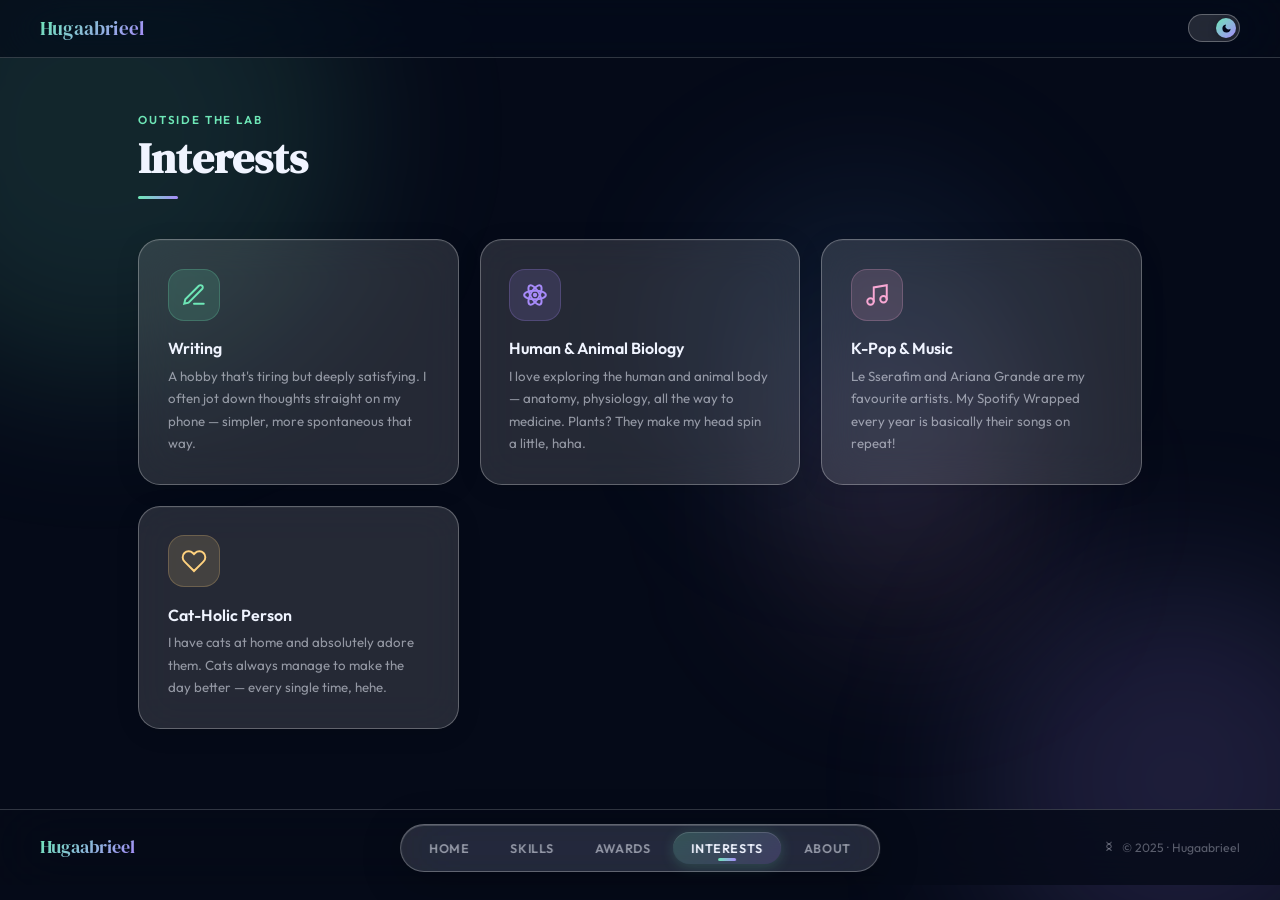
<file: interest.html>
<!DOCTYPE html>
<html lang="en" data-theme="dark">
<head>
<meta charset="UTF-8">
<meta name="viewport" content="width=device-width, initial-scale=1.0">
<title>Interests · Hugaabrieel</title>
<link rel="preconnect" href="https://fonts.googleapis.com">
<link href="https://fonts.googleapis.com/css2?family=DM+Serif+Display:ital@0;1&family=Outfit:wght@300;400;500;600&display=swap" rel="stylesheet">
<style>
*,*::before,*::after{margin:0;padding:0;box-sizing:border-box}
[data-theme="dark"]{--bg-base:#050a18;--bg2:#060d1e;--glass:rgba(255,255,255,0.08);--glass2:rgba(255,255,255,0.13);--glass-hover:rgba(255,255,255,0.16);--glass-border:rgba(255,255,255,0.18);--glass-border2:rgba(255,255,255,0.28);--text:#f0f4ff;--muted:rgba(240,244,255,0.55);--muted2:rgba(240,244,255,0.35);--nav-bg:rgba(5,10,24,0.70);--footer-bg:rgba(5,10,24,0.80);--orb1:rgba(110,231,183,0.13);--orb2:rgba(167,139,250,0.15);--orb3:rgba(249,168,212,0.10);--orb4:rgba(96,165,250,0.10);--card-shine:rgba(255,255,255,0.04)}
[data-theme="light"]{--bg-base:#e8f0fe;--bg2:#dce8fc;--glass:rgba(255,255,255,0.55);--glass2:rgba(255,255,255,0.72);--glass-hover:rgba(255,255,255,0.80);--glass-border:rgba(100,140,200,0.22);--glass-border2:rgba(100,140,200,0.40);--text:#0d1b3e;--muted:rgba(13,27,62,0.60);--muted2:rgba(13,27,62,0.35);--nav-bg:rgba(220,232,252,0.80);--footer-bg:rgba(210,225,250,0.85);--orb1:rgba(52,211,153,0.20);--orb2:rgba(139,92,246,0.18);--orb3:rgba(244,114,182,0.15);--orb4:rgba(59,130,246,0.15);--card-shine:rgba(255,255,255,0.55)}
:root{--accent1:#6EE7B7;--accent2:#A78BFA;--accent3:#F9A8D4;--accent4:#60A5FA;--gold:#FFD27F;--blur:blur(20px);--blur2:blur(32px)}
html{scroll-behavior:smooth}
body{font-family:'Outfit',sans-serif;background:var(--bg-base);color:var(--text);overflow-x:hidden;min-height:100vh;transition:background 0.5s,color 0.5s;user-select:none;-webkit-user-select:none;-moz-user-select:none}
.bg-static{position:fixed;inset:0;z-index:0;background:var(--bg-base);transition:background 0.5s}
.orb{position:fixed;border-radius:50%;filter:blur(80px);z-index:0;pointer-events:none;animation:orbDrift 20s ease-in-out infinite alternate;transition:background 0.5s}
.orb1{width:500px;height:500px;background:var(--orb1);top:-120px;left:-150px;animation-delay:0s}
.orb2{width:400px;height:400px;background:var(--orb2);bottom:-80px;right:-100px;animation-delay:-5s}
.orb3{width:280px;height:280px;background:var(--orb3);top:40%;left:60%;animation-delay:-10s}
.orb4{width:320px;height:320px;background:var(--orb4);top:20%;right:20%;animation-delay:-8s}
@keyframes orbDrift{0%{transform:translate(0,0) scale(1)}33%{transform:translate(30px,-20px) scale(1.06)}66%{transform:translate(-15px,35px) scale(0.96)}100%{transform:translate(20px,15px) scale(1.04)}}
.top-bar{position:fixed;top:0;width:100%;z-index:200;display:flex;align-items:center;justify-content:space-between;padding:0.9rem 2.5rem;background:var(--nav-bg);backdrop-filter:var(--blur2) saturate(1.8);-webkit-backdrop-filter:var(--blur2) saturate(1.8);border-bottom:1px solid var(--glass-border);transition:background 0.5s,border-color 0.5s}
.nav-logo{font-family:'DM Serif Display',serif;font-size:1.2rem;background:linear-gradient(135deg,var(--accent1),var(--accent2));-webkit-background-clip:text;-webkit-text-fill-color:transparent;background-clip:text;letter-spacing:0.01em;cursor:pointer;text-decoration:none}
.theme-btn{width:52px;height:28px;border-radius:999px;cursor:pointer;border:1.5px solid var(--glass-border2);background:var(--glass2);backdrop-filter:var(--blur);-webkit-backdrop-filter:var(--blur);position:relative;overflow:hidden;transition:background 0.3s,border-color 0.3s,box-shadow 0.3s;flex-shrink:0}
.theme-btn:hover{box-shadow:0 0 16px rgba(110,231,183,0.35)}
.theme-thumb{position:absolute;top:3px;left:3px;width:20px;height:20px;border-radius:50%;background:linear-gradient(135deg,var(--accent1),var(--accent2));transition:transform 0.35s cubic-bezier(0.34,1.56,0.64,1),box-shadow 0.3s;display:flex;align-items:center;justify-content:center;box-shadow:0 2px 8px rgba(0,0,0,0.3)}
[data-theme="dark"] .theme-thumb{transform:translateX(24px)}
[data-theme="light"] .theme-thumb{transform:translateX(0px)}
.bottom-nav{position:fixed;bottom:28px;left:50%;transform:translateX(-50%);z-index:150;display:flex;gap:0.25rem;padding:0.45rem 0.6rem;border-radius:999px;background:var(--glass2);backdrop-filter:var(--blur2) saturate(2);-webkit-backdrop-filter:var(--blur2) saturate(2);border:1.5px solid var(--glass-border2);box-shadow:0 8px 40px rgba(0,0,0,0.25),inset 0 1px 0 rgba(255,255,255,0.18);transition:background 0.4s,border-color 0.4s}
.bnav-btn{padding:0.52rem 1.15rem;border-radius:999px;font-size:0.78rem;font-weight:600;letter-spacing:0.05em;cursor:pointer;text-transform:uppercase;border:none;background:transparent;color:var(--muted);transition:all 0.28s cubic-bezier(0.34,1.56,0.64,1);position:relative;text-decoration:none;display:inline-block}
.bnav-btn:hover{color:var(--text);transform:scale(1.06)}
.bnav-btn.active{background:linear-gradient(135deg,rgba(110,231,183,0.22),rgba(167,139,250,0.20));color:var(--text);box-shadow:0 2px 14px rgba(110,231,183,0.20),inset 0 1px 0 rgba(255,255,255,0.15)}
.bnav-btn.active::before{content:'';position:absolute;bottom:3px;left:50%;transform:translateX(-50%);width:18px;height:2.5px;border-radius:2px;background:linear-gradient(90deg,var(--accent1),var(--accent2))}
section{padding:7rem 3rem 5rem;max-width:1100px;margin:0 auto;position:relative;z-index:1;animation:pageIn 0.6s cubic-bezier(0.22,1,0.36,1) both}
@keyframes pageIn{from{opacity:0;transform:translateY(20px)}to{opacity:1;transform:none}}
.section-label{font-size:0.72rem;font-weight:600;letter-spacing:0.16em;text-transform:uppercase;color:var(--accent1);margin-bottom:0.4rem}
.section-title{font-family:'DM Serif Display',serif;font-size:clamp(1.9rem,3.5vw,2.7rem);color:var(--text);line-height:1.15;margin-bottom:0.8rem}
.divider{width:40px;height:3px;border-radius:3px;background:linear-gradient(90deg,var(--accent1),var(--accent2));margin-bottom:2.5rem}
.int-grid{display:grid;grid-template-columns:repeat(auto-fit,minmax(240px,1fr));gap:1.3rem}
.int-card{padding:1.8rem;background:var(--glass2);backdrop-filter:var(--blur);-webkit-backdrop-filter:var(--blur);border:1px solid var(--glass-border2);border-radius:22px;box-shadow:0 4px 24px rgba(0,0,0,0.10),inset 0 1px 0 var(--card-shine);transition:transform 0.25s cubic-bezier(0.34,1.56,0.64,1),box-shadow 0.25s}
.int-card:hover{transform:translateY(-6px) scale(1.02);box-shadow:0 16px 48px rgba(0,0,0,0.20)}
.int-icon{width:52px;height:52px;border-radius:16px;display:flex;align-items:center;justify-content:center;margin-bottom:1.1rem;transition:transform 0.3s}
.int-card:hover .int-icon{transform:scale(1.15) rotate(-6deg)}
.int-icon svg{width:26px;height:26px}
.int-icon.teal{background:rgba(110,231,183,0.14);border:1px solid rgba(110,231,183,0.22)}
.int-icon.purple{background:rgba(167,139,250,0.14);border:1px solid rgba(167,139,250,0.22)}
.int-icon.pink{background:rgba(249,168,212,0.14);border:1px solid rgba(249,168,212,0.22)}
.int-icon.gold{background:rgba(255,210,127,0.14);border:1px solid rgba(255,210,127,0.22)}
.int-title{font-weight:600;margin-bottom:0.4rem;color:var(--text);font-size:1rem}
.int-desc{font-size:0.83rem;color:var(--muted);line-height:1.7}
.reveal{opacity:0;transform:translateY(22px);transition:opacity 0.65s ease,transform 0.65s ease}
.reveal.visible{opacity:1;transform:none}
footer{position:relative;z-index:1;border-top:1px solid var(--glass-border);padding:1.6rem 2.5rem;display:flex;align-items:center;justify-content:space-between;flex-wrap:wrap;gap:0.75rem;background:var(--footer-bg);backdrop-filter:var(--blur2);-webkit-backdrop-filter:var(--blur2);transition:background 0.5s,border-color 0.5s;margin-bottom:100px}
.footer-logo{font-family:'DM Serif Display',serif;font-size:1.1rem;background:linear-gradient(135deg,var(--accent1),var(--accent2));-webkit-background-clip:text;-webkit-text-fill-color:transparent;background-clip:text}
.footer-copy{font-size:0.76rem;color:var(--muted2);display:flex;align-items:center;gap:0.4rem}
@media(max-width:768px){.top-bar{padding:0.9rem 1.2rem}section{padding:5.5rem 1.3rem 5rem}footer{flex-direction:column;text-align:center;padding:1.2rem;margin-bottom:90px}.bottom-nav{bottom:14px;padding:0.35rem 0.4rem}.bnav-btn{padding:0.45rem 0.75rem;font-size:0.7rem}}
</style>
</head>
<body>
<div class="bg-static"></div>
<div class="orb orb1"></div><div class="orb orb2"></div><div class="orb orb3"></div><div class="orb orb4"></div>

<div class="top-bar">
  <a href="index.html" class="nav-logo">Hugaabrieel</a>
  <button class="theme-btn" onclick="toggleTheme()" title="Toggle theme" aria-label="Toggle light/dark mode">
    <div class="theme-thumb">
      <svg id="themeIconSun" width="12" height="12" viewBox="0 0 24 24" fill="none" stroke="currentColor" stroke-width="2.5" stroke-linecap="round" style="display:none;color:#04081a"><circle cx="12" cy="12" r="5"/><line x1="12" y1="1" x2="12" y2="3"/><line x1="12" y1="21" x2="12" y2="23"/><line x1="4.22" y1="4.22" x2="5.64" y2="5.64"/><line x1="18.36" y1="18.36" x2="19.78" y2="19.78"/><line x1="1" y1="12" x2="3" y2="12"/><line x1="21" y1="12" x2="23" y2="12"/><line x1="4.22" y1="19.78" x2="5.64" y2="18.36"/><line x1="18.36" y1="5.64" x2="19.78" y2="4.22"/></svg>
      <svg id="themeIconMoon" width="11" height="11" viewBox="0 0 24 24" fill="currentColor" style="color:#04081a"><path d="M21 12.79A9 9 0 1 1 11.21 3 7 7 0 0 0 21 12.79z"/></svg>
    </div>
  </button>
</div>

<div class="bottom-nav">
  <a href="index.html" class="bnav-btn">Home</a>
  <a href="skills.html" class="bnav-btn">Skills</a>
  <a href="achievements.html" class="bnav-btn">Awards</a>
  <a href="interests.html" class="bnav-btn active">Interests</a>
  <a href="about.html" class="bnav-btn">About</a>
</div>

<section>
  <div class="reveal">
    <p class="section-label">Outside the Lab</p>
    <h2 class="section-title">Interests</h2>
    <div class="divider"></div>
  </div>
  <div class="int-grid">
    <div class="int-card reveal">
      <div class="int-icon teal">
        <svg viewBox="0 0 24 24" fill="none" stroke="var(--accent1)" stroke-width="1.8" stroke-linecap="round">
          <path d="M12 20h9"/><path d="M16.5 3.5a2.121 2.121 0 0 1 3 3L7 19l-4 1 1-4L16.5 3.5z"/>
        </svg>
      </div>
      <div class="int-title">Writing</div>
      <div class="int-desc">A hobby that's tiring but deeply satisfying. I often jot down thoughts straight on my phone — simpler, more spontaneous that way.</div>
    </div>
    <div class="int-card reveal">
      <div class="int-icon purple">
        <svg viewBox="0 0 24 24" fill="none" stroke="var(--accent2)" stroke-width="1.8" stroke-linecap="round">
          <ellipse cx="12" cy="12" rx="10" ry="4"/><ellipse cx="12" cy="12" rx="10" ry="4" transform="rotate(60 12 12)"/><ellipse cx="12" cy="12" rx="10" ry="4" transform="rotate(120 12 12)"/><circle cx="12" cy="12" r="2" fill="var(--accent2)" stroke="none"/>
        </svg>
      </div>
      <div class="int-title">Human &amp; Animal Biology</div>
      <div class="int-desc">I love exploring the human and animal body — anatomy, physiology, all the way to medicine. Plants? They make my head spin a little, haha.</div>
    </div>
    <div class="int-card reveal">
      <div class="int-icon pink">
        <svg viewBox="0 0 24 24" fill="none" stroke="var(--accent3)" stroke-width="1.8" stroke-linecap="round">
          <path d="M9 18V5l12-2v13"/><circle cx="6" cy="18" r="3"/><circle cx="18" cy="16" r="3"/>
        </svg>
      </div>
      <div class="int-title">K-Pop &amp; Music</div>
      <div class="int-desc">Le Sserafim and Ariana Grande are my favourite artists. My Spotify Wrapped every year is basically their songs on repeat!</div>
    </div>
    <div class="int-card reveal">
      <div class="int-icon gold">
        <svg viewBox="0 0 24 24" fill="none" stroke="var(--gold)" stroke-width="1.8" stroke-linecap="round">
          <path d="M20.84 4.61a5.5 5.5 0 0 0-7.78 0L12 5.67l-1.06-1.06a5.5 5.5 0 0 0-7.78 7.78l1.06 1.06L12 21.23l7.78-7.78 1.06-1.06a5.5 5.5 0 0 0 0-7.78z"/>
        </svg>
      </div>
      <div class="int-title">Cat-Holic Person</div>
      <div class="int-desc">I have cats at home and absolutely adore them. Cats always manage to make the day better — every single time, hehe.</div>
    </div>
  </div>
</section>

<footer>
  <span class="footer-logo">Hugaabrieel</span>
  <div class="footer-copy">
    <svg width="14" height="14" viewBox="0 0 24 24" fill="none" stroke="currentColor" stroke-width="1.8"><path d="M8 3c0 4 8 4 8 8s-8 4-8 8"/><path d="M16 3c0 4-8 4-8 8s8 4 8 8"/></svg>
    &copy; 2025 · Hugaabrieel
  </div>
</footer>

<script>
document.addEventListener('copy',e=>{e.preventDefault();return false});
document.addEventListener('contextmenu',e=>e.preventDefault());
document.addEventListener('selectstart',e=>e.preventDefault());
document.addEventListener('dragstart',e=>e.preventDefault());
function toggleTheme(){
  const html=document.documentElement;
  const isDark=html.getAttribute('data-theme')==='dark';
  const newTheme=isDark?'light':'dark';
  html.setAttribute('data-theme',newTheme);
  localStorage.setItem('theme',newTheme);
  updateThemeIcons(newTheme);
}
function updateThemeIcons(t){
  const sun=document.getElementById('themeIconSun');
  const moon=document.getElementById('themeIconMoon');
  if(t==='dark'){sun.style.display='none';moon.style.display='block'}
  else{sun.style.display='block';moon.style.display='none'}
}
const saved=localStorage.getItem('theme');
if(saved){document.documentElement.setAttribute('data-theme',saved);updateThemeIcons(saved);}
else{updateThemeIcons('dark');}
const obs=new IntersectionObserver((entries)=>{
  entries.forEach((e,i)=>{if(e.isIntersecting){setTimeout(()=>e.target.classList.add('visible'),i*90);obs.unobserve(e.target)}});
},{threshold:0.10});
document.querySelectorAll('.reveal').forEach(el=>obs.observe(el));
</script>
</body>
</html>
</file>
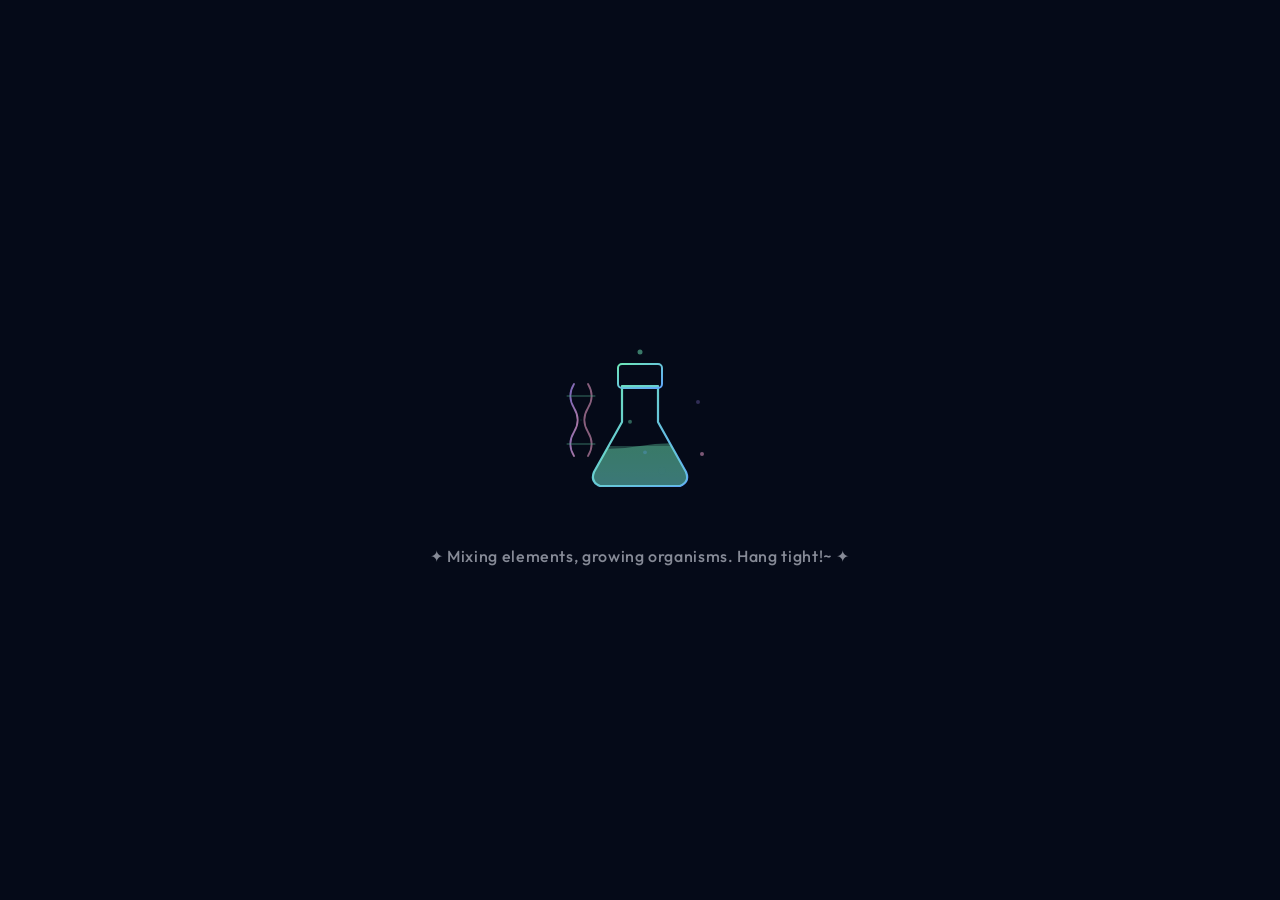
<file: interests.html>
<!DOCTYPE html>
<html lang="en" data-theme="dark">
<head>
<meta charset="UTF-8">
<meta name="viewport" content="width=device-width, initial-scale=1.0">
<title>Interests · Hugaabrieel</title>
<link rel="preconnect" href="https://fonts.googleapis.com">
<link href="https://fonts.googleapis.com/css2?family=DM+Serif+Display:ital@0;1&family=Outfit:wght@300;400;500;600&display=swap" rel="stylesheet">
<style>
*,*::before,*::after{margin:0;padding:0;box-sizing:border-box}

[data-theme="dark"]{
  --bg-base:#050a18;--bg2:#060d1e;
  --glass:rgba(255,255,255,0.08);--glass2:rgba(255,255,255,0.13);
  --glass-hover:rgba(255,255,255,0.16);
  --glass-border:rgba(255,255,255,0.18);--glass-border2:rgba(255,255,255,0.28);
  --text:#f0f4ff;--muted:rgba(240,244,255,0.55);--muted2:rgba(240,244,255,0.35);
  --nav-bg:rgba(5,10,24,0.70);--footer-bg:rgba(5,10,24,0.80);
  --orb1:rgba(110,231,183,0.13);--orb2:rgba(167,139,250,0.15);
  --orb3:rgba(249,168,212,0.10);--orb4:rgba(96,165,250,0.10);
  --card-shine:rgba(255,255,255,0.04);
}
[data-theme="light"]{
  --bg-base:#1a2035;--bg2:#1e2640;
  --glass:rgba(255,255,255,0.07);--glass2:rgba(255,255,255,0.11);
  --glass-hover:rgba(255,255,255,0.15);
  --glass-border:rgba(255,255,255,0.12);--glass-border2:rgba(255,255,255,0.20);
  --text:#e8f0ff;--muted:rgba(220,232,255,0.65);--muted2:rgba(220,232,255,0.38);
  --nav-bg:rgba(20,28,52,0.82);--footer-bg:rgba(18,25,48,0.88);
  --orb1:rgba(52,211,153,0.18);--orb2:rgba(139,92,246,0.22);
  --orb3:rgba(244,114,182,0.16);--orb4:rgba(59,130,246,0.16);
  --card-shine:rgba(255,255,255,0.08);
}
:root{
  --accent1:#6EE7B7;--accent2:#A78BFA;--accent3:#F9A8D4;--accent4:#60A5FA;
  --gold:#FFD27F;--blur:blur(20px);--blur2:blur(32px);
}

html{scroll-behavior:smooth}
body{
  font-family:'Outfit',sans-serif;background:var(--bg-base);color:var(--text);
  overflow-x:hidden;min-height:100vh;
  transition:background 0.6s cubic-bezier(0.4,0,0.2,1),color 0.6s cubic-bezier(0.4,0,0.2,1);
  user-select:none;-webkit-user-select:none;-moz-user-select:none;
}

/* ── BG ── */
.bg-static{
  position:fixed;inset:0;z-index:0;background:var(--bg-base);
  transition:background 0.6s cubic-bezier(0.4,0,0.2,1);
}
.orb{
  position:fixed;border-radius:50%;filter:blur(80px);z-index:0;pointer-events:none;
  animation:orbDrift 20s ease-in-out infinite alternate;
  transition:background 0.6s cubic-bezier(0.4,0,0.2,1),opacity 0.6s;
}
.orb1{width:500px;height:500px;background:var(--orb1);top:-120px;left:-150px;animation-delay:0s}
.orb2{width:400px;height:400px;background:var(--orb2);bottom:-80px;right:-100px;animation-delay:-5s}
.orb3{width:280px;height:280px;background:var(--orb3);top:40%;left:60%;animation-delay:-10s}
.orb4{width:320px;height:320px;background:var(--orb4);top:20%;right:20%;animation-delay:-8s}
@keyframes orbDrift{
  0%{transform:translate(0,0) scale(1)}
  33%{transform:translate(30px,-20px) scale(1.06)}
  66%{transform:translate(-15px,35px) scale(0.96)}
  100%{transform:translate(20px,15px) scale(1.04)}
}

/* ── SCIENCE PARTICLES ── */
#particles{position:fixed;inset:0;z-index:0;pointer-events:none;overflow:hidden}
.sci-elem{
  position:absolute;pointer-events:none;opacity:0;
  animation:sciFloat linear infinite;
}
@keyframes sciFloat{
  0%{opacity:0;transform:translateY(0) rotate(0deg) scale(0.85)}
  8%{opacity:0.13}
  85%{opacity:0.06}
  100%{opacity:0;transform:translateY(-110vh) rotate(var(--rot,360deg)) scale(1.1)}
}
.hex-ring{
  position:absolute;border-radius:50%;border:1.5px solid;
  animation:hexSpin linear infinite;opacity:0.07;
  transition:border-color 0.6s;
}
@keyframes hexSpin{from{transform:rotate(0deg) scale(1)}to{transform:rotate(360deg) scale(1.04)}}
.mol-node{
  position:absolute;width:6px;height:6px;border-radius:50%;
  animation:molPulse 3s ease-in-out infinite;opacity:0.12;
}
@keyframes molPulse{0%,100%{transform:scale(1);opacity:0.12}50%{transform:scale(1.8);opacity:0.22}}

/* ── TOP BAR ── */
.top-bar{
  position:fixed;top:0;width:100%;z-index:200;
  display:flex;align-items:center;justify-content:space-between;
  padding:0.9rem 2.5rem;
  background:var(--nav-bg);
  backdrop-filter:var(--blur2) saturate(1.8);-webkit-backdrop-filter:var(--blur2) saturate(1.8);
  border-bottom:1px solid var(--glass-border);
  transition:background 0.6s cubic-bezier(0.4,0,0.2,1),border-color 0.6s;
}
.nav-logo{
  font-family:'DM Serif Display',serif;font-size:1.2rem;
  background:linear-gradient(135deg,var(--accent1),var(--accent2));
  -webkit-background-clip:text;-webkit-text-fill-color:transparent;background-clip:text;
  letter-spacing:0.01em;cursor:pointer;text-decoration:none;
}

/* ── THEME TOGGLE ── */
.theme-btn{
  width:52px;height:28px;border-radius:999px;cursor:pointer;
  border:1.5px solid var(--glass-border2);background:var(--glass2);
  backdrop-filter:var(--blur);-webkit-backdrop-filter:var(--blur);
  position:relative;overflow:hidden;
  transition:background 0.4s,border-color 0.4s,box-shadow 0.3s;flex-shrink:0;
}
.theme-btn:hover{box-shadow:0 0 16px rgba(110,231,183,0.35)}
.theme-thumb{
  position:absolute;top:3px;left:3px;
  width:20px;height:20px;border-radius:50%;
  background:linear-gradient(135deg,var(--accent1),var(--accent2));
  transition:transform 0.4s cubic-bezier(0.34,1.56,0.64,1),box-shadow 0.3s;
  display:flex;align-items:center;justify-content:center;
  box-shadow:0 2px 8px rgba(0,0,0,0.3);
}
[data-theme="dark"] .theme-thumb{transform:translateX(24px)}
[data-theme="light"] .theme-thumb{transform:translateX(0px)}

/* ── BOTTOM NAV ── */
.bottom-nav{
  position:fixed;bottom:28px;left:50%;transform:translateX(-50%);
  z-index:150;display:flex;gap:0.25rem;padding:0.45rem 0.6rem;border-radius:999px;
  background:var(--glass2);backdrop-filter:var(--blur2) saturate(2);
  -webkit-backdrop-filter:var(--blur2) saturate(2);
  border:1.5px solid var(--glass-border2);
  box-shadow:0 8px 40px rgba(0,0,0,0.25),inset 0 1px 0 rgba(255,255,255,0.18);
  transition:background 0.5s,border-color 0.5s;
}
.bnav-btn{
  padding:0.52rem 1.15rem;border-radius:999px;
  font-size:0.78rem;font-weight:600;letter-spacing:0.05em;
  cursor:pointer;text-transform:uppercase;border:none;background:transparent;color:var(--muted);
  transition:all 0.28s cubic-bezier(0.34,1.56,0.64,1);position:relative;
  text-decoration:none;display:inline-block;
}
.bnav-btn:hover{color:var(--text);transform:scale(1.06)}
.bnav-btn.active{
  background:linear-gradient(135deg,rgba(110,231,183,0.22),rgba(167,139,250,0.20));
  color:var(--text);box-shadow:0 2px 14px rgba(110,231,183,0.20),inset 0 1px 0 rgba(255,255,255,0.15);
}
.bnav-btn.active::before{
  content:'';position:absolute;bottom:3px;left:50%;transform:translateX(-50%);
  width:18px;height:2.5px;border-radius:2px;
  background:linear-gradient(90deg,var(--accent1),var(--accent2));
}

/* ── SECTION ── */
section{
  padding:7rem 3rem 5rem;max-width:1100px;margin:0 auto;
  position:relative;z-index:1;animation:pageIn 0.6s cubic-bezier(0.22,1,0.36,1) both;
}
@keyframes pageIn{from{opacity:0;transform:translateY(20px)}to{opacity:1;transform:none}}
.section-label{
  font-size:0.72rem;font-weight:600;letter-spacing:0.16em;text-transform:uppercase;
  color:var(--accent1);margin-bottom:0.4rem;
}
.section-title{
  font-family:'DM Serif Display',serif;font-size:clamp(1.9rem,3.5vw,2.7rem);
  color:var(--text);line-height:1.15;margin-bottom:0.8rem;
  padding-bottom:0.05em;
}
.divider{
  width:40px;height:3px;border-radius:3px;
  background:linear-gradient(90deg,var(--accent1),var(--accent2));
  margin-bottom:2.5rem;
}

/* ── INTEREST CARDS ── */
.int-grid{display:grid;grid-template-columns:repeat(auto-fit,minmax(240px,1fr));gap:1.3rem}
.int-card{
  padding:1.8rem;background:var(--glass2);
  backdrop-filter:var(--blur);-webkit-backdrop-filter:var(--blur);
  border:1px solid var(--glass-border2);border-radius:22px;
  box-shadow:0 4px 24px rgba(0,0,0,0.10),inset 0 1px 0 var(--card-shine);
  transition:transform 0.25s cubic-bezier(0.34,1.56,0.64,1),box-shadow 0.25s,background 0.6s,border-color 0.6s;
}
.int-card:hover{transform:translateY(-6px) scale(1.02);box-shadow:0 16px 48px rgba(0,0,0,0.20)}
.int-icon{
  width:52px;height:52px;border-radius:16px;
  display:flex;align-items:center;justify-content:center;
  margin-bottom:1.1rem;transition:transform 0.3s;
}
.int-card:hover .int-icon{transform:scale(1.15) rotate(-6deg)}
.int-icon svg{width:26px;height:26px}
.int-icon.teal{background:rgba(110,231,183,0.14);border:1px solid rgba(110,231,183,0.22)}
.int-icon.purple{background:rgba(167,139,250,0.14);border:1px solid rgba(167,139,250,0.22)}
.int-icon.pink{background:rgba(249,168,212,0.14);border:1px solid rgba(249,168,212,0.22)}
.int-icon.gold{background:rgba(255,210,127,0.14);border:1px solid rgba(255,210,127,0.22)}
.int-title{font-weight:600;margin-bottom:0.4rem;color:var(--text);font-size:1rem}
.int-desc{font-size:0.83rem;color:var(--muted);line-height:1.7}

/* ── REVEAL ── */
.reveal{opacity:0;transform:translateY(22px);transition:opacity 0.65s ease,transform 0.65s ease}
.reveal.visible{opacity:1;transform:none}

/* ── FOOTER ── */
footer{
  position:relative;z-index:1;border-top:1px solid var(--glass-border);
  padding:1.6rem 2.5rem;display:flex;align-items:center;justify-content:space-between;
  flex-wrap:wrap;gap:0.75rem;background:var(--footer-bg);
  backdrop-filter:var(--blur2);-webkit-backdrop-filter:var(--blur2);
  transition:background 0.6s cubic-bezier(0.4,0,0.2,1),border-color 0.6s;
  margin-bottom:100px;
}
.footer-logo{
  font-family:'DM Serif Display',serif;font-size:1.1rem;
  background:linear-gradient(135deg,var(--accent1),var(--accent2));
  -webkit-background-clip:text;-webkit-text-fill-color:transparent;background-clip:text;
}
.footer-copy{font-size:0.76rem;color:var(--muted2);display:flex;align-items:center;gap:0.4rem}

/* ── LOADER ── */
#loader{
  position:fixed;inset:0;z-index:9999;
  display:flex;flex-direction:column;align-items:center;justify-content:center;gap:2rem;
  background:var(--bg-base);transition:opacity 0.6s ease,transform 0.6s ease;
}
#loader.out{opacity:0;transform:scale(1.04);pointer-events:none}
.loader-svg{width:180px;height:180px}
.loader-text{font-size:1rem;font-weight:500;color:var(--muted);letter-spacing:0.04em;animation:blink 1.8s ease-in-out infinite}
@keyframes blink{0%,100%{opacity:0.5}50%{opacity:1}}

@media(max-width:768px){
  .top-bar{padding:0.9rem 1.2rem}
  section{padding:5.5rem 1.3rem 5rem}
  footer{flex-direction:column;text-align:center;padding:1.2rem;margin-bottom:90px}
  .bottom-nav{bottom:14px;padding:0.35rem 0.4rem}
  .bnav-btn{padding:0.45rem 0.75rem;font-size:0.7rem}
}
</style>
</head>
<body>
<div id="loader">
  <svg class="loader-svg" viewBox="0 0 180 180" xmlns="http://www.w3.org/2000/svg">
    <defs>
      <linearGradient id="flaskGrad" x1="0%" y1="0%" x2="100%" y2="100%">
        <stop offset="0%" stop-color="#6EE7B7"/><stop offset="100%" stop-color="#60A5FA"/>
      </linearGradient>
      <linearGradient id="liquidGrad" x1="0%" y1="0%" x2="0%" y2="100%">
        <stop offset="0%" stop-color="rgba(110,231,183,0.55)"/><stop offset="100%" stop-color="rgba(96,165,250,0.70)"/>
      </linearGradient>
      <linearGradient id="helixGrad" x1="0%" y1="0%" x2="100%" y2="100%">
        <stop offset="0%" stop-color="#A78BFA"/><stop offset="100%" stop-color="#F9A8D4"/>
      </linearGradient>
      <clipPath id="flaskClip">
        <path d="M72,52 L72,88 L44,138 Q40,148 50,152 L130,152 Q140,148 136,138 L108,88 L108,52 Z"/>
      </clipPath>
    </defs>

    <!-- Flask body outline -->
    <path d="M72,52 L72,88 L44,138 Q40,148 50,152 L130,152 Q140,148 136,138 L108,88 L108,52 Z"
      fill="none" stroke="url(#flaskGrad)" stroke-width="2.2" stroke-linejoin="round"/>
    <!-- Flask neck -->
    <rect x="68" y="30" width="44" height="24" rx="4" fill="none" stroke="url(#flaskGrad)" stroke-width="2"/>
    <!-- Flask neck top rim -->
    <line x1="64" y1="30" x2="116" y2="30" stroke="url(#flaskGrad)" stroke-width="2" stroke-linecap="round"/>

    <!-- Liquid inside flask (clipped) -->
    <g clip-path="url(#flaskClip)">
      <!-- Liquid fill -->
      <rect x="30" y="112" width="120" height="50" fill="url(#liquidGrad)" opacity="0.45"/>
      <!-- Animated wave surface -->
      <path fill="rgba(110,231,183,0.38)" opacity="0.9">
        <animate attributeName="d" dur="2.4s" repeatCount="indefinite"
          values="M30,112 Q60,106 90,112 Q120,118 150,112 L150,165 L30,165 Z;
                  M30,112 Q60,118 90,112 Q120,106 150,112 L150,165 L30,165 Z;
                  M30,112 Q60,106 90,112 Q120,118 150,112 L150,165 L30,165 Z"/>
      </path>
    </g>

    <!-- Bubbles rising inside flask -->
    <circle cx="80" cy="140" r="3.5" fill="rgba(110,231,183,0.6)" opacity="0">
      <animate attributeName="cy" values="140;88;80" dur="2.2s" repeatCount="indefinite" begin="0s"/>
      <animate attributeName="opacity" values="0;0.7;0" dur="2.2s" repeatCount="indefinite" begin="0s"/>
      <animate attributeName="r" values="3.5;2;1" dur="2.2s" repeatCount="indefinite" begin="0s"/>
    </circle>
    <circle cx="95" cy="145" r="2.5" fill="rgba(96,165,250,0.7)" opacity="0">
      <animate attributeName="cy" values="145;100;90" dur="1.8s" repeatCount="indefinite" begin="0.6s"/>
      <animate attributeName="opacity" values="0;0.65;0" dur="1.8s" repeatCount="indefinite" begin="0.6s"/>
      <animate attributeName="r" values="2.5;1.5;0.5" dur="1.8s" repeatCount="indefinite" begin="0.6s"/>
    </circle>
    <circle cx="112" cy="138" r="4" fill="rgba(167,139,250,0.55)" opacity="0">
      <animate attributeName="cy" values="138;92;82" dur="2.6s" repeatCount="indefinite" begin="1.1s"/>
      <animate attributeName="opacity" values="0;0.6;0" dur="2.6s" repeatCount="indefinite" begin="1.1s"/>
      <animate attributeName="r" values="4;2.5;1" dur="2.6s" repeatCount="indefinite" begin="1.1s"/>
    </circle>

    <!-- DNA mini-strand floating to the left of flask -->
    <g opacity="0.72">
      <path d="M24,50 Q34,62 24,74 Q14,86 24,98 Q34,110 24,122" fill="none" stroke="url(#helixGrad)" stroke-width="1.8" stroke-linecap="round">
        <animate attributeName="d" dur="2s" repeatCount="indefinite"
          values="M24,50 Q34,62 24,74 Q14,86 24,98 Q34,110 24,122;M24,50 Q14,62 24,74 Q34,86 24,98 Q14,110 24,122;M24,50 Q34,62 24,74 Q14,86 24,98 Q34,110 24,122"/>
      </path>
      <path d="M38,50 Q28,62 38,74 Q48,86 38,98 Q28,110 38,122" fill="none" stroke="rgba(249,168,212,0.75)" stroke-width="1.8" stroke-linecap="round">
        <animate attributeName="d" dur="2s" repeatCount="indefinite"
          values="M38,50 Q28,62 38,74 Q48,86 38,98 Q28,110 38,122;M38,50 Q48,62 38,74 Q28,86 38,98 Q48,110 38,122;M38,50 Q28,62 38,74 Q48,86 38,98 Q28,110 38,122"/>
      </path>
      <!-- Rungs -->
      <g stroke="rgba(110,231,183,0.55)" stroke-width="1.2">
        <line x1="24" y1="62" x2="38" y2="62">
          <animate attributeName="x1" dur="2s" repeatCount="indefinite" values="34;14;34"/>
          <animate attributeName="x2" dur="2s" repeatCount="indefinite" values="28;48;28"/>
        </line>
        <line x1="24" y1="86" x2="38" y2="86">
          <animate attributeName="x1" dur="2s" repeatCount="indefinite" values="14;34;14"/>
          <animate attributeName="x2" dur="2s" repeatCount="indefinite" values="48;28;48"/>
        </line>
        <line x1="24" y1="110" x2="38" y2="110">
          <animate attributeName="x1" dur="2s" repeatCount="indefinite" values="34;14;34"/>
          <animate attributeName="x2" dur="2s" repeatCount="indefinite" values="28;48;28"/>
        </line>
      </g>
    </g>

    <!-- Sparkle dots around flask top -->
    <circle cx="90" cy="18" r="2.5" fill="#6EE7B7" opacity="0.8">
      <animate attributeName="opacity" values="0.8;0.2;0.8" dur="1.5s" repeatCount="indefinite"/>
    </circle>
    <circle cx="148" cy="68" r="2" fill="#A78BFA" opacity="0.7">
      <animate attributeName="opacity" values="0.7;0.15;0.7" dur="1.9s" repeatCount="indefinite" begin="0.4s"/>
    </circle>
    <circle cx="152" cy="120" r="2" fill="#F9A8D4" opacity="0.6">
      <animate attributeName="opacity" values="0.6;0.1;0.6" dur="2.2s" repeatCount="indefinite" begin="0.9s"/>
    </circle>
  </svg>
  <div class="loader-text">✦ Mixing elements, growing organisms. Hang tight!~ ✦</div>
</div>

<div class="bg-static"></div>
<div class="orb orb1"></div><div class="orb orb2"></div><div class="orb orb3"></div><div class="orb orb4"></div>
<div id="particles"></div>

<div class="top-bar">
  <a href="index.html" class="nav-logo">Hugaabrieel</a>
  <button class="theme-btn" onclick="toggleTheme()" title="Toggle theme" aria-label="Toggle light/dark mode">
    <div class="theme-thumb">
      <svg id="themeIconSun" width="12" height="12" viewBox="0 0 24 24" fill="none" stroke="currentColor" stroke-width="2.5" stroke-linecap="round" style="display:none;color:#04081a"><circle cx="12" cy="12" r="5"/><line x1="12" y1="1" x2="12" y2="3"/><line x1="12" y1="21" x2="12" y2="23"/><line x1="4.22" y1="4.22" x2="5.64" y2="5.64"/><line x1="18.36" y1="18.36" x2="19.78" y2="19.78"/><line x1="1" y1="12" x2="3" y2="12"/><line x1="21" y1="12" x2="23" y2="12"/><line x1="4.22" y1="19.78" x2="5.64" y2="18.36"/><line x1="18.36" y1="5.64" x2="19.78" y2="4.22"/></svg>
      <svg id="themeIconMoon" width="11" height="11" viewBox="0 0 24 24" fill="currentColor" style="color:#04081a"><path d="M21 12.79A9 9 0 1 1 11.21 3 7 7 0 0 0 21 12.79z"/></svg>
    </div>
  </button>
</div>

<div class="bottom-nav">
  <a href="index.html" class="bnav-btn">Home</a>
  <a href="skills.html" class="bnav-btn">Skills</a>
  <a href="achievements.html" class="bnav-btn">Achievements</a>
  <a href="interests.html" class="bnav-btn active">Interests</a>
  <a href="about.html" class="bnav-btn">About</a>
</div>

<section>
  <div class="reveal">
    <p class="section-label">Outside the Lab</p>
    <h2 class="section-title">Interests</h2>
    <div class="divider"></div>
  </div>
  <div class="int-grid">
    <div class="int-card reveal">
      <div class="int-icon teal">
        <svg viewBox="0 0 24 24" fill="none" stroke="var(--accent1)" stroke-width="1.8" stroke-linecap="round">
          <path d="M12 20h9"/><path d="M16.5 3.5a2.121 2.121 0 0 1 3 3L7 19l-4 1 1-4L16.5 3.5z"/>
        </svg>
      </div>
      <div class="int-title">Writing</div>
      <div class="int-desc">A hobby that's tiring but deeply satisfying. I often jot down thoughts straight on my phone — simpler, more spontaneous that way.</div>
    </div>
    <div class="int-card reveal">
      <div class="int-icon purple">
        <svg viewBox="0 0 24 24" fill="none" stroke="var(--accent2)" stroke-width="1.8" stroke-linecap="round">
          <ellipse cx="12" cy="12" rx="10" ry="4"/><ellipse cx="12" cy="12" rx="10" ry="4" transform="rotate(60 12 12)"/><ellipse cx="12" cy="12" rx="10" ry="4" transform="rotate(120 12 12)"/><circle cx="12" cy="12" r="2" fill="var(--accent2)" stroke="none"/>
        </svg>
      </div>
      <div class="int-title">Human &amp; Animal Biology</div>
      <div class="int-desc">I love exploring the human and animal body — anatomy, physiology, all the way to medicine. Plants? They make my head spin a little, haha.</div>
    </div>
    <div class="int-card reveal">
      <div class="int-icon pink">
        <svg viewBox="0 0 24 24" fill="none" stroke="var(--accent3)" stroke-width="1.8" stroke-linecap="round">
          <path d="M9 18V5l12-2v13"/><circle cx="6" cy="18" r="3"/><circle cx="18" cy="16" r="3"/>
        </svg>
      </div>
      <div class="int-title">K-Pop &amp; Music</div>
      <div class="int-desc">Le Sserafim and Ariana Grande are my favourite artists. My Spotify Wrapped every year is basically their songs on repeat!</div>
    </div>
    <div class="int-card reveal">
      <div class="int-icon gold">
        <svg viewBox="0 0 24 24" fill="none" stroke="var(--gold)" stroke-width="1.8" stroke-linecap="round">
          <path d="M20.84 4.61a5.5 5.5 0 0 0-7.78 0L12 5.67l-1.06-1.06a5.5 5.5 0 0 0-7.78 7.78l1.06 1.06L12 21.23l7.78-7.78 1.06-1.06a5.5 5.5 0 0 0 0-7.78z"/>
        </svg>
      </div>
      <div class="int-title">Cat-Holic Person</div>
      <div class="int-desc">I have cats at home and absolutely adore them. Cats always manage to make the day better — every single time, hehe.</div>
    </div>
  </div>
</section>

<footer>
  <span class="footer-logo">Hugaabrieel</span>
  <div class="footer-copy">
    <svg width="14" height="14" viewBox="0 0 24 24" fill="none" stroke="currentColor" stroke-width="1.8"><path d="M8 3c0 4 8 4 8 8s-8 4-8 8"/><path d="M16 3c0 4-8 4-8 8s8 4 8 8"/></svg>
    &copy; 2025 · Hugaabrieel
  </div>
</footer>

<script>
document.addEventListener('copy',e=>{e.preventDefault();return false});
document.addEventListener('contextmenu',e=>e.preventDefault());
document.addEventListener('selectstart',e=>e.preventDefault());
document.addEventListener('dragstart',e=>e.preventDefault());

/* loader */
window.addEventListener('load',()=>{
  setTimeout(()=>{
    document.getElementById('loader').classList.add('out');
    setTimeout(()=>document.getElementById('loader').style.display='none',650);
  },2200);
});

/* theme */
function toggleTheme(){
  const html=document.documentElement;
  const isDark=html.getAttribute('data-theme')==='dark';
  const newTheme=isDark?'light':'dark';
  html.setAttribute('data-theme',newTheme);
  localStorage.setItem('theme',newTheme);
  updateThemeIcons(newTheme);
}
function updateThemeIcons(t){
  const sun=document.getElementById('themeIconSun');
  const moon=document.getElementById('themeIconMoon');
  if(t==='dark'){sun.style.display='none';moon.style.display='block'}
  else{sun.style.display='block';moon.style.display='none'}
}
const saved=localStorage.getItem('theme');
if(saved){document.documentElement.setAttribute('data-theme',saved);updateThemeIcons(saved);}
else{updateThemeIcons('dark');}

/* bio+chem particles — same as index.html */
(function buildSciCanvas(){
  const canvas=document.getElementById('particles');
  const colors=['var(--accent1)','var(--accent2)','var(--accent3)','var(--accent4)'];
  const shapes=[
    `<svg viewBox="0 0 40 40" fill="none" stroke="currentColor" stroke-width="1.2" width="32" height="32"><ellipse cx="20" cy="20" rx="18" ry="7"/><ellipse cx="20" cy="20" rx="18" ry="7" transform="rotate(60 20 20)"/><ellipse cx="20" cy="20" rx="18" ry="7" transform="rotate(120 20 20)"/><circle cx="20" cy="20" r="2.5" fill="currentColor"/></svg>`,
    `<svg viewBox="0 0 40 40" fill="none" stroke="currentColor" stroke-width="1.2" width="28" height="28"><polygon points="20,4 34,12 34,28 20,36 6,28 6,12"/><polygon points="20,10 29,15 29,25 20,30 11,25 11,15" stroke-dasharray="3 2"/></svg>`,
    `<svg viewBox="0 0 20 50" fill="none" stroke="currentColor" stroke-width="1.3" width="16" height="40"><path d="M5,2 Q15,12 5,22 Q-5,32 5,42 Q15,52 5,62"/><line x1="5" y1="12" x2="15" y2="10"/><line x1="5" y1="22" x2="15" y2="24"/><line x1="5" y1="32" x2="15" y2="30"/></svg>`,
    `<svg viewBox="0 0 24 24" fill="none" stroke="currentColor" stroke-width="1.3" width="22" height="22"><path d="M10 2h4M9 2v7L4 18a2 2 0 0 0 1.7 3h12.6A2 2 0 0 0 20 18l-5-9V2"/><path d="M6 17h12" stroke-dasharray="2 2"/></svg>`,
    `<svg viewBox="0 0 36 36" fill="none" stroke="currentColor" stroke-width="1.2" width="28" height="28"><ellipse cx="18" cy="18" rx="15" ry="11"/><ellipse cx="18" cy="18" rx="8" ry="5" stroke-dasharray="2 2"/><circle cx="13" cy="16" r="1.5" fill="currentColor" opacity="0.5"/></svg>`,
    `<svg viewBox="0 0 40 28" fill="none" stroke="currentColor" stroke-width="1.3" width="32" height="22"><circle cx="20" cy="16" r="5"/><circle cx="6" cy="6" r="3.5"/><circle cx="34" cy="6" r="3.5"/><line x1="20" y1="11" x2="9" y2="8"/><line x1="20" y1="11" x2="31" y2="8"/></svg>`,
    `<svg viewBox="0 0 24 24" fill="none" stroke="currentColor" stroke-width="1.3" width="22" height="22"><path d="M11 20A7 7 0 0 1 4 13c0-3.87 3.13-7 7-7 .5 0 1 .06 1.5.17"/><path d="M20 4c-4 0-8 2-10 6s-2 6 0 10"/><path d="M12 10l4-4"/></svg>`,
    `<svg viewBox="0 0 24 24" fill="none" stroke="currentColor" stroke-width="1.3" width="22" height="22"><path d="M6 18h12M10 18v-3"/><rect x="9" y="2" width="6" height="10" rx="3"/><circle cx="12" cy="7" r="2"/></svg>`,
  ];
  for(let i=0;i<26;i++){
    const el=document.createElement('div');
    el.className='sci-elem';
    el.style.color=colors[i%colors.length];
    el.innerHTML=shapes[i%shapes.length];
    el.style.left=(Math.random()*98)+'%';
    el.style.bottom='-80px';
    el.style.setProperty('--rot',(Math.random()>0.5?1:-1)*Math.round(180+Math.random()*360)+'deg');
    el.style.animationDelay=(Math.random()*18)+'s';
    el.style.animationDuration=(12+Math.random()*12)+'s';
    canvas.appendChild(el);
  }
  [{size:260,top:'8%',left:'-80px',color:'var(--accent1)',dur:'30s'},
   {size:180,bottom:'12%',right:'-60px',color:'var(--accent2)',dur:'24s'},
   {size:120,top:'48%',left:'43%',color:'var(--accent3)',dur:'19s'}].forEach(r=>{
    const ring=document.createElement('div');
    ring.className='hex-ring';
    ring.style.cssText=`width:${r.size}px;height:${r.size}px;border-color:${r.color};animation-duration:${r.dur};`;
    if(r.top) ring.style.top=r.top;
    if(r.bottom) ring.style.bottom=r.bottom;
    if(r.left) ring.style.left=r.left;
    if(r.right) ring.style.right=r.right;
    canvas.appendChild(ring);
  });
  [{top:'22%',left:'14%',color:'#6EE7B7',delay:'0s'},
   {top:'66%',left:'82%',color:'#A78BFA',delay:'1.4s'},
   {top:'42%',left:'57%',color:'#F9A8D4',delay:'2.8s'},
   {top:'78%',left:'28%',color:'#60A5FA',delay:'0.6s'},
   {top:'32%',left:'74%',color:'#6EE7B7',delay:'1.9s'}].forEach(n=>{
    const node=document.createElement('div');
    node.className='mol-node';
    node.style.cssText=`top:${n.top};left:${n.left};background:${n.color};animation-delay:${n.delay};`;
    canvas.appendChild(node);
  });
})();

/* reveal */
const obs=new IntersectionObserver((entries)=>{
  entries.forEach((e,i)=>{
    if(e.isIntersecting){setTimeout(()=>e.target.classList.add('visible'),i*90);obs.unobserve(e.target)}
  });
},{threshold:0.10});
document.querySelectorAll('.reveal').forEach(el=>obs.observe(el));
</script>
  <script src="chatbot.js"></script>
</body>
</html>
</file>
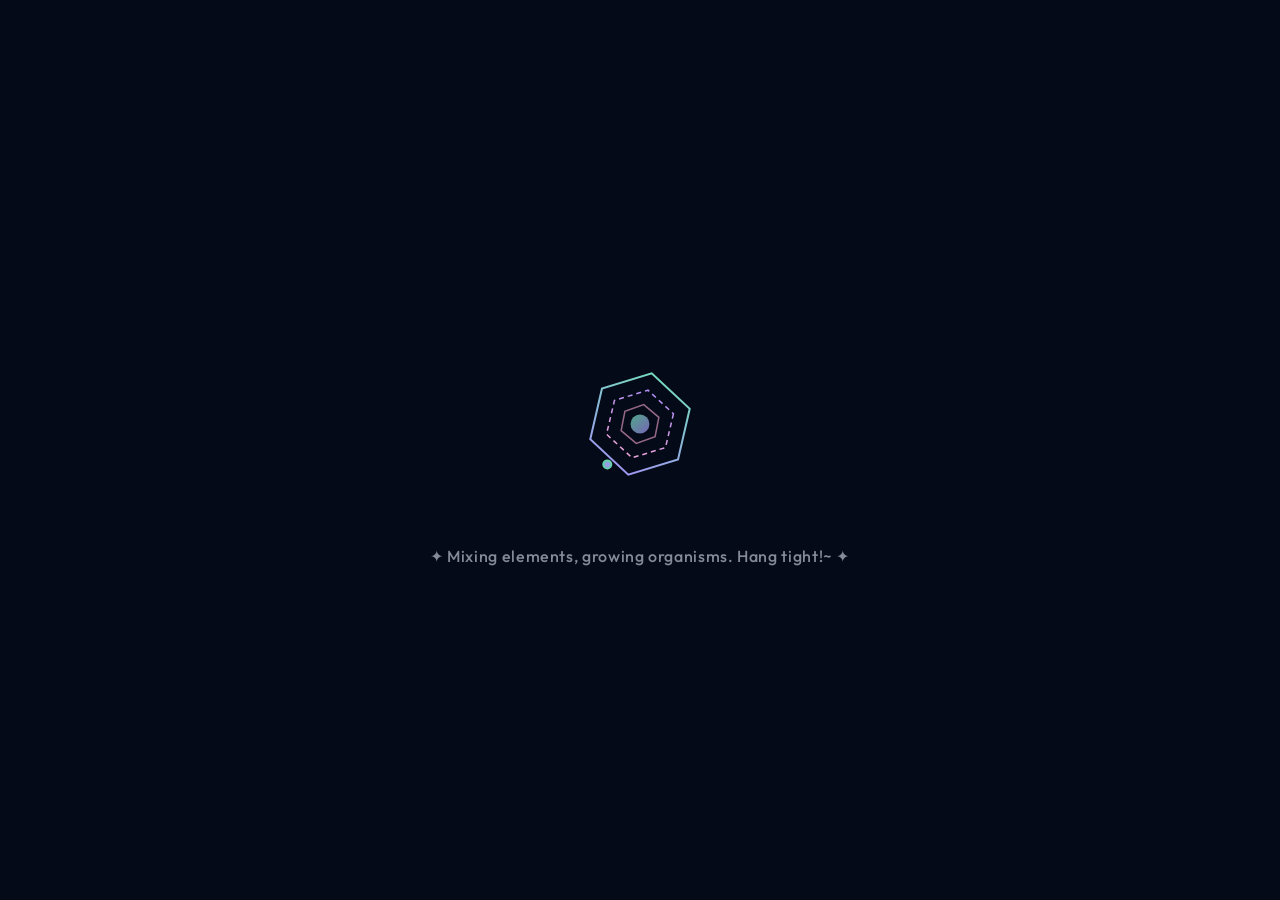
<file: skills.html>
<!DOCTYPE html>
<html lang="en" data-theme="dark">
<head>
<meta charset="UTF-8">
<meta name="viewport" content="width=device-width, initial-scale=1.0">
<title>Skills · Hugaabrieel</title>
<link rel="preconnect" href="https://fonts.googleapis.com">
<link href="https://fonts.googleapis.com/css2?family=DM+Serif+Display:ital@0;1&family=Outfit:wght@300;400;500;600&display=swap" rel="stylesheet">
<style>
*,*::before,*::after{margin:0;padding:0;box-sizing:border-box}

[data-theme="dark"]{
  --bg-base:#050a18;--bg2:#060d1e;
  --glass:rgba(255,255,255,0.08);--glass2:rgba(255,255,255,0.13);
  --glass-hover:rgba(255,255,255,0.16);
  --glass-border:rgba(255,255,255,0.18);--glass-border2:rgba(255,255,255,0.28);
  --text:#f0f4ff;--muted:rgba(240,244,255,0.55);--muted2:rgba(240,244,255,0.35);
  --nav-bg:rgba(5,10,24,0.72);--footer-bg:rgba(5,10,24,0.80);
  --orb1:rgba(110,231,183,0.13);--orb2:rgba(167,139,250,0.15);
  --orb3:rgba(249,168,212,0.10);--orb4:rgba(96,165,250,0.10);
  --card-shine:rgba(255,255,255,0.04);
  --sci-opacity:0.10;
}
[data-theme="light"]{
  --bg-base:#1a2035;--bg2:#1e2640;
  --glass:rgba(255,255,255,0.07);--glass2:rgba(255,255,255,0.11);
  --glass-hover:rgba(255,255,255,0.15);
  --glass-border:rgba(255,255,255,0.12);--glass-border2:rgba(255,255,255,0.20);
  --text:#e8f0ff;--muted:rgba(220,232,255,0.65);--muted2:rgba(220,232,255,0.38);
  --nav-bg:rgba(20,28,52,0.82);--footer-bg:rgba(18,25,48,0.88);
  --orb1:rgba(52,211,153,0.18);--orb2:rgba(139,92,246,0.22);
  --orb3:rgba(244,114,182,0.16);--orb4:rgba(59,130,246,0.16);
  --card-shine:rgba(255,255,255,0.08);
  --sci-opacity:0.10;
}
:root{
  --accent1:#6EE7B7;--accent2:#A78BFA;--accent3:#F9A8D4;--accent4:#60A5FA;
  --gold:#FFD27F;
  --blur:blur(20px);--blur2:blur(32px);
}

html{scroll-behavior:smooth}
body{
  font-family:'Outfit',sans-serif;background:var(--bg-base);color:var(--text);
  overflow-x:hidden;min-height:100vh;
  transition:background 0.6s cubic-bezier(0.4,0,0.2,1),color 0.6s cubic-bezier(0.4,0,0.2,1);
  user-select:none;-webkit-user-select:none;-moz-user-select:none;
}

.bg-static{position:fixed;inset:0;z-index:0;background:var(--bg-base);transition:background 0.6s cubic-bezier(0.4,0,0.2,1)}

.orb{position:fixed;border-radius:50%;filter:blur(80px);z-index:0;pointer-events:none;
  animation:orbDrift 22s ease-in-out infinite alternate;
  transition:background 0.6s cubic-bezier(0.4,0,0.2,1),opacity 0.6s}
.orb1{width:500px;height:500px;background:var(--orb1);top:-120px;left:-150px;animation-delay:0s}
.orb2{width:400px;height:400px;background:var(--orb2);bottom:-80px;right:-100px;animation-delay:-5s}
.orb3{width:280px;height:280px;background:var(--orb3);top:40%;left:60%;animation-delay:-10s}
.orb4{width:320px;height:320px;background:var(--orb4);top:20%;right:20%;animation-delay:-8s}
@keyframes orbDrift{
  0%{transform:translate(0,0) scale(1)}
  33%{transform:translate(30px,-20px) scale(1.06)}
  66%{transform:translate(-15px,35px) scale(0.96)}
  100%{transform:translate(20px,15px) scale(1.04)}
}

#sci-canvas{position:fixed;inset:0;z-index:0;pointer-events:none;overflow:hidden}
.sci-elem{position:absolute;pointer-events:none;opacity:0;animation:sciFloat linear infinite;color:var(--accent1);}
@keyframes sciFloat{
  0%{opacity:0;transform:translateY(0) rotate(0deg) scale(0.85)}
  8%{opacity:var(--sci-opacity)}
  85%{opacity:calc(var(--sci-opacity)*0.5)}
  100%{opacity:0;transform:translateY(-110vh) rotate(var(--rot,360deg)) scale(1.1)}
}
.hex-ring{position:absolute;border-radius:50%;border:1.5px solid;animation:hexSpin linear infinite;opacity:0.07;transition:border-color 0.55s}
@keyframes hexSpin{from{transform:rotate(0deg) scale(1)}to{transform:rotate(360deg) scale(1.04)}}
.mol-node{position:absolute;width:6px;height:6px;border-radius:50%;animation:molPulse 3s ease-in-out infinite;opacity:0.12}
@keyframes molPulse{0%,100%{transform:scale(1);opacity:0.12}50%{transform:scale(1.8);opacity:0.22}}

.top-bar{
  position:fixed;top:0;width:100%;z-index:200;
  display:flex;align-items:center;justify-content:space-between;padding:0.9rem 2.5rem;
  background:var(--nav-bg);
  backdrop-filter:var(--blur2) saturate(1.8);-webkit-backdrop-filter:var(--blur2) saturate(1.8);
  border-bottom:1px solid var(--glass-border);
  transition:background 0.6s cubic-bezier(0.4,0,0.2,1),border-color 0.6s;
}
.nav-logo{
  font-family:'DM Serif Display',serif;font-size:1.2rem;
  background:linear-gradient(135deg,var(--accent1),var(--accent2));
  -webkit-background-clip:text;-webkit-text-fill-color:transparent;background-clip:text;
  letter-spacing:0.01em;cursor:pointer;text-decoration:none;
}
.theme-btn{
  width:52px;height:28px;border-radius:999px;cursor:pointer;
  border:1.5px solid var(--glass-border2);background:var(--glass2);
  backdrop-filter:var(--blur);-webkit-backdrop-filter:var(--blur);
  position:relative;overflow:hidden;
  transition:background 0.35s,border-color 0.35s,box-shadow 0.35s;flex-shrink:0;
}
.theme-btn:hover{box-shadow:0 0 16px rgba(110,231,183,0.35)}
.theme-thumb{
  position:absolute;top:3px;left:3px;width:20px;height:20px;border-radius:50%;
  background:linear-gradient(135deg,var(--accent1),var(--accent2));
  transition:transform 0.4s cubic-bezier(0.34,1.56,0.64,1),box-shadow 0.3s;
  display:flex;align-items:center;justify-content:center;box-shadow:0 2px 8px rgba(0,0,0,0.3);
}
[data-theme="dark"] .theme-thumb{transform:translateX(24px)}
[data-theme="light"] .theme-thumb{transform:translateX(0px)}

.bottom-nav{
  position:fixed;bottom:28px;left:50%;transform:translateX(-50%);
  z-index:150;display:flex;gap:0.25rem;padding:0.45rem 0.6rem;border-radius:999px;
  background:var(--glass2);backdrop-filter:var(--blur2) saturate(2);-webkit-backdrop-filter:var(--blur2) saturate(2);
  border:1.5px solid var(--glass-border2);
  box-shadow:0 8px 40px rgba(0,0,0,0.25),inset 0 1px 0 rgba(255,255,255,0.18);
  transition:background 0.4s,border-color 0.4s;
}
.bnav-btn{
  padding:0.52rem 1.15rem;border-radius:999px;font-size:0.78rem;font-weight:600;
  letter-spacing:0.05em;cursor:pointer;text-transform:uppercase;border:none;
  background:transparent;color:var(--muted);
  transition:all 0.28s cubic-bezier(0.34,1.56,0.64,1);position:relative;
  text-decoration:none;display:inline-block;
}
.bnav-btn:hover{color:var(--text);transform:scale(1.06)}
.bnav-btn.active{
  background:linear-gradient(135deg,rgba(110,231,183,0.22),rgba(167,139,250,0.20));
  color:var(--text);box-shadow:0 2px 14px rgba(110,231,183,0.20),inset 0 1px 0 rgba(255,255,255,0.15);
}
.bnav-btn.active::before{
  content:'';position:absolute;bottom:3px;left:50%;transform:translateX(-50%);
  width:18px;height:2.5px;border-radius:2px;
  background:linear-gradient(90deg,var(--accent1),var(--accent2));
}

section{
  padding:7rem 3rem 5rem;max-width:1100px;margin:0 auto;
  position:relative;z-index:1;animation:pageIn 0.6s cubic-bezier(0.22,1,0.36,1) both;
}
@keyframes pageIn{from{opacity:0;transform:translateY(20px)}to{opacity:1;transform:none}}
.section-label{font-size:0.72rem;font-weight:600;letter-spacing:0.16em;text-transform:uppercase;color:var(--accent1);margin-bottom:0.4rem}
.section-title{font-family:'DM Serif Display',serif;font-size:clamp(1.9rem,3.5vw,2.7rem);color:var(--text);line-height:1.15;margin-bottom:0.8rem}
.divider{width:40px;height:3px;border-radius:3px;background:linear-gradient(90deg,var(--accent1),var(--accent2));margin-bottom:2.5rem}

.skills-grid{display:grid;grid-template-columns:repeat(auto-fit,minmax(230px,1fr));gap:1.3rem}
.skill-card{
  padding:1.6rem;background:var(--glass2);
  backdrop-filter:var(--blur);-webkit-backdrop-filter:var(--blur);
  border:1px solid var(--glass-border2);border-radius:22px;
  box-shadow:0 4px 24px rgba(0,0,0,0.10),inset 0 1px 0 var(--card-shine);
  transition:transform 0.25s cubic-bezier(0.34,1.56,0.64,1),box-shadow 0.25s;
}
.skill-card:hover{transform:translateY(-6px) scale(1.02);box-shadow:0 16px 48px rgba(0,0,0,0.20)}
.skill-icon{width:46px;height:46px;border-radius:13px;display:flex;align-items:center;justify-content:center;margin-bottom:1rem;border:1px solid var(--glass-border)}
.skill-icon.teal{background:rgba(110,231,183,0.14)}
.skill-icon.purple{background:rgba(167,139,250,0.14)}
.skill-icon.pink{background:rgba(249,168,212,0.14)}
.skill-icon.gold{background:rgba(255,210,127,0.14)}
.skill-icon svg{width:22px;height:22px}
.skill-title{font-weight:600;font-size:0.97rem;margin-bottom:0.4rem;color:var(--text)}
.skill-desc{font-size:0.82rem;color:var(--muted);line-height:1.65}
.skill-bar-wrap{margin-top:1rem;height:5px;border-radius:5px;background:rgba(255,255,255,0.08);overflow:hidden}
.skill-bar{height:100%;border-radius:5px;animation:grow 1.4s cubic-bezier(0.22,1,0.36,1) both}
.skill-bar.teal{background:linear-gradient(90deg,var(--accent1),#34d399)}
.skill-bar.purple{background:linear-gradient(90deg,var(--accent2),var(--accent3))}
.skill-bar.pink{background:linear-gradient(90deg,var(--accent3),var(--accent2))}
.skill-bar.gold{background:linear-gradient(90deg,var(--gold),#f59e0b)}
@keyframes grow{from{width:0}}

.reveal{opacity:0;transform:translateY(22px);transition:opacity 0.65s ease,transform 0.65s ease}
.reveal.visible{opacity:1;transform:none}

[data-theme="light"] .skill-bar-wrap{background:rgba(255,255,255,0.08)}

footer{
  position:relative;z-index:1;border-top:1px solid var(--glass-border);
  padding:1.6rem 2.5rem;display:flex;align-items:center;justify-content:space-between;
  flex-wrap:wrap;gap:0.75rem;background:var(--footer-bg);
  backdrop-filter:var(--blur2);-webkit-backdrop-filter:var(--blur2);
  transition:background 0.6s cubic-bezier(0.4,0,0.2,1),border-color 0.6s;margin-bottom:100px;
}
.footer-logo{
  font-family:'DM Serif Display',serif;font-size:1.1rem;
  background:linear-gradient(135deg,var(--accent1),var(--accent2));
  -webkit-background-clip:text;-webkit-text-fill-color:transparent;background-clip:text;
}
.footer-copy{font-size:0.76rem;color:var(--muted2);display:flex;align-items:center;gap:0.4rem}

@media(max-width:768px){
  .top-bar{padding:0.9rem 1.2rem}
  section{padding:5.5rem 1.3rem 5rem}
  footer{flex-direction:column;text-align:center;padding:1.2rem;margin-bottom:90px}
  .bottom-nav{bottom:14px;padding:0.35rem 0.4rem}
  .bnav-btn{padding:0.45rem 0.75rem;font-size:0.7rem}
}

/* ── LOADER ── */
#loader{
  position:fixed;inset:0;z-index:9999;
  display:flex;flex-direction:column;align-items:center;justify-content:center;gap:2rem;
  background:var(--bg-base);transition:opacity 0.6s ease,transform 0.6s ease;
}
#loader.out{opacity:0;transform:scale(1.04);pointer-events:none}
.loader-svg{width:180px;height:180px}
.loader-text{font-size:1rem;font-weight:500;color:var(--muted);letter-spacing:0.04em;animation:blink 1.8s ease-in-out infinite}
@keyframes blink{0%,100%{opacity:0.5}50%{opacity:1}}

</style>
</head>
<body>
<div id="loader">
  <svg class="loader-svg" viewBox="0 0 180 180" xmlns="http://www.w3.org/2000/svg">
    <defs>
      <linearGradient id="ld1" x1="0%" y1="0%" x2="100%" y2="100%">
        <stop offset="0%" stop-color="#6EE7B7"/><stop offset="100%" stop-color="#A78BFA"/>
      </linearGradient>
      <linearGradient id="ld2" x1="0%" y1="0%" x2="100%" y2="100%">
        <stop offset="0%" stop-color="#A78BFA"/><stop offset="100%" stop-color="#F9A8D4"/>
      </linearGradient>
    </defs>
    <!-- Outer benzene ring rotating -->
    <g transform="translate(90,90)">
      <animateTransform attributeName="transform" type="rotate" from="0 0 0" to="360 0 0" dur="6s" repeatCount="indefinite" additive="sum"/>
      <polygon points="0,-52 45,-26 45,26 0,52 -45,26 -45,-26" fill="none" stroke="url(#ld1)" stroke-width="2"/>
      <polygon points="0,-35 30,-17.5 30,17.5 0,35 -30,17.5 -30,-17.5" fill="none" stroke="url(#ld2)" stroke-width="1.5" stroke-dasharray="5 4"/>
    </g>
    <!-- Counter-rotate inner hexagon -->
    <g transform="translate(90,90)">
      <animateTransform attributeName="transform" type="rotate" from="0 0 0" to="-360 0 0" dur="4s" repeatCount="indefinite" additive="sum"/>
      <polygon points="0,-20 17,-10 17,10 0,20 -17,10 -17,-10" fill="none" stroke="rgba(249,168,212,0.6)" stroke-width="1.5"/>
    </g>
    <!-- Electron orbiting -->
    <circle cx="90" cy="38" r="5" fill="#6EE7B7" opacity="0.9">
      <animateTransform attributeName="transform" type="rotate" from="0 90 90" to="360 90 90" dur="2s" repeatCount="indefinite"/>
    </circle>
    <circle cx="90" cy="38" r="3" fill="#A78BFA" opacity="0.7">
      <animateTransform attributeName="transform" type="rotate" from="0 90 90" to="-360 90 90" dur="3.1s" repeatCount="indefinite"/>
    </circle>
    <!-- Center nucleus pulse -->
    <circle cx="90" cy="90" r="8" fill="url(#ld1)" opacity="0.9">
      <animate attributeName="r" values="8;11;8" dur="1.6s" repeatCount="indefinite"/>
      <animate attributeName="opacity" values="0.9;0.5;0.9" dur="1.6s" repeatCount="indefinite"/>
    </circle>
  </svg>
  <div class="loader-text">✦ Mixing elements, growing organisms. Hang tight!~ ✦</div>
</div>
<div class="bg-static"></div>
<div class="orb orb1"></div><div class="orb orb2"></div><div class="orb orb3"></div><div class="orb orb4"></div>
<div id="sci-canvas"></div>

<div class="top-bar">
  <a href="index.html" class="nav-logo">Hugaabrieel</a>
  <button class="theme-btn" onclick="toggleTheme()" title="Toggle theme" aria-label="Toggle light/dark mode">
    <div class="theme-thumb">
      <svg id="themeIconSun" width="12" height="12" viewBox="0 0 24 24" fill="none" stroke="currentColor" stroke-width="2.5" stroke-linecap="round" style="display:none;color:#04081a"><circle cx="12" cy="12" r="5"/><line x1="12" y1="1" x2="12" y2="3"/><line x1="12" y1="21" x2="12" y2="23"/><line x1="4.22" y1="4.22" x2="5.64" y2="5.64"/><line x1="18.36" y1="18.36" x2="19.78" y2="19.78"/><line x1="1" y1="12" x2="3" y2="12"/><line x1="21" y1="12" x2="23" y2="12"/><line x1="4.22" y1="19.78" x2="5.64" y2="18.36"/><line x1="18.36" y1="5.64" x2="19.78" y2="4.22"/></svg>
      <svg id="themeIconMoon" width="11" height="11" viewBox="0 0 24 24" fill="currentColor" style="color:#04081a"><path d="M21 12.79A9 9 0 1 1 11.21 3 7 7 0 0 0 21 12.79z"/></svg>
    </div>
  </button>
</div>

<div class="bottom-nav">
  <a href="index.html" class="bnav-btn">Home</a>
  <a href="skills.html" class="bnav-btn active">Skills</a>
  <a href="achievements.html" class="bnav-btn">Achievements</a>
  <a href="interests.html" class="bnav-btn">Interests</a>
  <a href="about.html" class="bnav-btn">About</a>
</div>

<section>
  <div class="reveal">
    <p class="section-label">What I Do</p>
    <h2 class="section-title">Skills &amp; Passions</h2>
    <div class="divider"></div>
  </div>
  <div class="skills-grid">
    <div class="skill-card reveal">
      <div class="skill-icon teal">
        <svg viewBox="0 0 24 24" fill="none" stroke="var(--accent1)" stroke-width="1.8" stroke-linecap="round">
          <ellipse cx="12" cy="12" rx="10" ry="4"/><ellipse cx="12" cy="12" rx="10" ry="4" transform="rotate(60 12 12)"/><ellipse cx="12" cy="12" rx="10" ry="4" transform="rotate(120 12 12)"/><circle cx="12" cy="12" r="2" fill="var(--accent1)" stroke="none"/>
        </svg>
      </div>
      <div class="skill-title">Biology</div>
      <div class="skill-desc">Specializing in human and animal anatomy &amp; physiology. Won multiple national-level biology olympiads.</div>
      <div class="skill-bar-wrap"><div class="skill-bar teal" style="width:90%"></div></div>
    </div>
    <div class="skill-card reveal">
      <div class="skill-icon purple">
        <svg viewBox="0 0 24 24" fill="none" stroke="var(--accent2)" stroke-width="1.8" stroke-linecap="round">
          <path d="M9 3H5a2 2 0 0 0-2 2v4m6-6h10a2 2 0 0 1 2 2v4M9 3v18m0 0h10a2 2 0 0 0 2-2v-4M9 21H5a2 2 0 0 1-2-2v-4m0 0h18"/>
        </svg>
      </div>
      <div class="skill-title">Chemistry</div>
      <div class="skill-desc">Passionate about chemistry with a science competition background. Actively contributed to multidisciplinary science olympiads.</div>
      <div class="skill-bar-wrap"><div class="skill-bar purple" style="width:78%"></div></div>
    </div>
    <div class="skill-card reveal">
      <div class="skill-icon pink">
        <svg viewBox="0 0 24 24" fill="none" stroke="var(--accent3)" stroke-width="1.8" stroke-linecap="round">
          <path d="M21 15a2 2 0 0 1-2 2H7l-4 4V5a2 2 0 0 1 2-2h14a2 2 0 0 1 2 2z"/>
        </svg>
      </div>
      <div class="skill-title">English Language</div>
      <div class="skill-desc">Nationally recognized Intermediate proficiency. Participated in national-level English language olympiads.</div>
      <div class="skill-bar-wrap"><div class="skill-bar pink" style="width:82%"></div></div>
    </div>
    <div class="skill-card reveal">
      <div class="skill-icon gold">
        <svg viewBox="0 0 24 24" fill="none" stroke="var(--gold)" stroke-width="1.8" stroke-linecap="round">
          <path d="M12 20h9"/><path d="M16.5 3.5a2.121 2.121 0 0 1 3 3L7 19l-4 1 1-4L16.5 3.5z"/>
        </svg>
      </div>
      <div class="skill-title">Writing</div>
      <div class="skill-desc">A writing hobby — from daily notes to essays. Competed in a national essay competition by UGM &amp; Kemenkes RI.</div>
      <div class="skill-bar-wrap"><div class="skill-bar gold" style="width:72%"></div></div>
    </div>
  </div>
</section>

<footer>
  <span class="footer-logo">Hugaabrieel</span>
  <div class="footer-copy">
    <svg width="14" height="14" viewBox="0 0 24 24" fill="none" stroke="currentColor" stroke-width="1.8"><path d="M8 3c0 4 8 4 8 8s-8 4-8 8"/><path d="M16 3c0 4-8 4-8 8s8 4 8 8"/></svg>
    &copy; 2025 · Hugaabrieel
  </div>
</footer>

<script>
document.addEventListener('copy',e=>{e.preventDefault();return false});
document.addEventListener('contextmenu',e=>e.preventDefault());
document.addEventListener('selectstart',e=>e.preventDefault());
document.addEventListener('dragstart',e=>e.preventDefault());

function toggleTheme(){
  const html=document.documentElement;
  const newTheme=html.getAttribute('data-theme')==='dark'?'light':'dark';
  html.setAttribute('data-theme',newTheme);
  localStorage.setItem('theme',newTheme);
  updateThemeIcons(newTheme);
}
function updateThemeIcons(t){
  document.getElementById('themeIconSun').style.display=t==='dark'?'none':'block';
  document.getElementById('themeIconMoon').style.display=t==='dark'?'block':'none';
}
const saved=localStorage.getItem('theme');
if(saved){document.documentElement.setAttribute('data-theme',saved);updateThemeIcons(saved);}
else{updateThemeIcons('dark');}

const obs=new IntersectionObserver((entries)=>{
  entries.forEach((e,i)=>{if(e.isIntersecting){setTimeout(()=>e.target.classList.add('visible'),i*90);obs.unobserve(e.target)}});
},{threshold:0.10});
document.querySelectorAll('.reveal').forEach(el=>obs.observe(el));

(function buildSciCanvas(){
  const canvas=document.getElementById('sci-canvas');
  const colors=['var(--accent1)','var(--accent2)','var(--accent3)','var(--accent4)'];
  const shapes=[
    `<svg viewBox="0 0 40 40" fill="none" stroke="currentColor" stroke-width="1.2" width="32" height="32"><ellipse cx="20" cy="20" rx="18" ry="7"/><ellipse cx="20" cy="20" rx="18" ry="7" transform="rotate(60 20 20)"/><ellipse cx="20" cy="20" rx="18" ry="7" transform="rotate(120 20 20)"/><circle cx="20" cy="20" r="2.5" fill="currentColor"/></svg>`,
    `<svg viewBox="0 0 40 40" fill="none" stroke="currentColor" stroke-width="1.2" width="28" height="28"><polygon points="20,4 34,12 34,28 20,36 6,28 6,12"/><polygon points="20,10 29,15 29,25 20,30 11,25 11,15" stroke-dasharray="3 2"/></svg>`,
    `<svg viewBox="0 0 20 50" fill="none" stroke="currentColor" stroke-width="1.3" width="16" height="40"><path d="M5,2 Q15,12 5,22 Q-5,32 5,42 Q15,52 5,62"/><line x1="5" y1="12" x2="15" y2="10"/><line x1="5" y1="22" x2="15" y2="24"/><line x1="5" y1="32" x2="15" y2="30"/></svg>`,
    `<svg viewBox="0 0 24 24" fill="none" stroke="currentColor" stroke-width="1.3" width="22" height="22"><path d="M10 2h4M9 2v7L4 18a2 2 0 0 0 1.7 3h12.6A2 2 0 0 0 20 18l-5-9V2"/><path d="M6 17h12" stroke-dasharray="2 2"/></svg>`,
    `<svg viewBox="0 0 36 36" fill="none" stroke="currentColor" stroke-width="1.2" width="28" height="28"><ellipse cx="18" cy="18" rx="15" ry="11"/><ellipse cx="18" cy="18" rx="8" ry="5" stroke-dasharray="2 2"/><circle cx="13" cy="16" r="1.5" fill="currentColor" opacity="0.5"/></svg>`,
    `<svg viewBox="0 0 40 28" fill="none" stroke="currentColor" stroke-width="1.3" width="32" height="22"><circle cx="20" cy="16" r="5"/><circle cx="6" cy="6" r="3.5"/><circle cx="34" cy="6" r="3.5"/><line x1="20" y1="11" x2="9" y2="8"/><line x1="20" y1="11" x2="31" y2="8"/></svg>`,
    `<svg viewBox="0 0 24 24" fill="none" stroke="currentColor" stroke-width="1.3" width="22" height="22"><path d="M11 20A7 7 0 0 1 4 13c0-3.87 3.13-7 7-7 .5 0 1 .06 1.5.17"/><path d="M20 4c-4 0-8 2-10 6s-2 6 0 10"/><path d="M12 10l4-4"/></svg>`,
  ];
  for(let i=0;i<20;i++){
    const el=document.createElement('div');
    el.className='sci-elem';
    el.style.color=colors[i%colors.length];
    el.innerHTML=shapes[i%shapes.length];
    el.style.left=(Math.random()*98)+'%';
    el.style.bottom='-80px';
    el.style.setProperty('--rot',(Math.random()>0.5?1:-1)*Math.round(180+Math.random()*360)+'deg');
    el.style.animationDelay=(Math.random()*20)+'s';
    el.style.animationDuration=(14+Math.random()*12)+'s';
    canvas.appendChild(el);
  }
  [{size:220,top:'5%',left:'-60px',color:'var(--accent1)',dur:'28s'},{size:160,bottom:'10%',right:'-50px',color:'var(--accent2)',dur:'22s'}].forEach(r=>{
    const ring=document.createElement('div');
    ring.className='hex-ring';
    ring.style.cssText=`width:${r.size}px;height:${r.size}px;border-color:${r.color};animation-duration:${r.dur};`;
    if(r.top) ring.style.top=r.top;
    if(r.bottom) ring.style.bottom=r.bottom;
    if(r.left) ring.style.left=r.left;
    if(r.right) ring.style.right=r.right;
    canvas.appendChild(ring);
  });
  [{top:'20%',left:'15%',color:'#6EE7B7',delay:'0s'},{top:'65%',left:'80%',color:'#A78BFA',delay:'1.2s'},{top:'40%',left:'55%',color:'#F9A8D4',delay:'2.5s'}].forEach(n=>{
    const node=document.createElement('div');
    node.className='mol-node';
    node.style.cssText=`top:${n.top};left:${n.left};background:${n.color};animation-delay:${n.delay};`;
    canvas.appendChild(node);
  });
})();

/* loader */
window.addEventListener('load',()=>{
  setTimeout(()=>{
    document.getElementById('loader').classList.add('out');
    setTimeout(()=>document.getElementById('loader').style.display='none',650);
  },2200);
});

</script>
  <script src="chatbot.js"></script>
</body>
</html>
</file>
